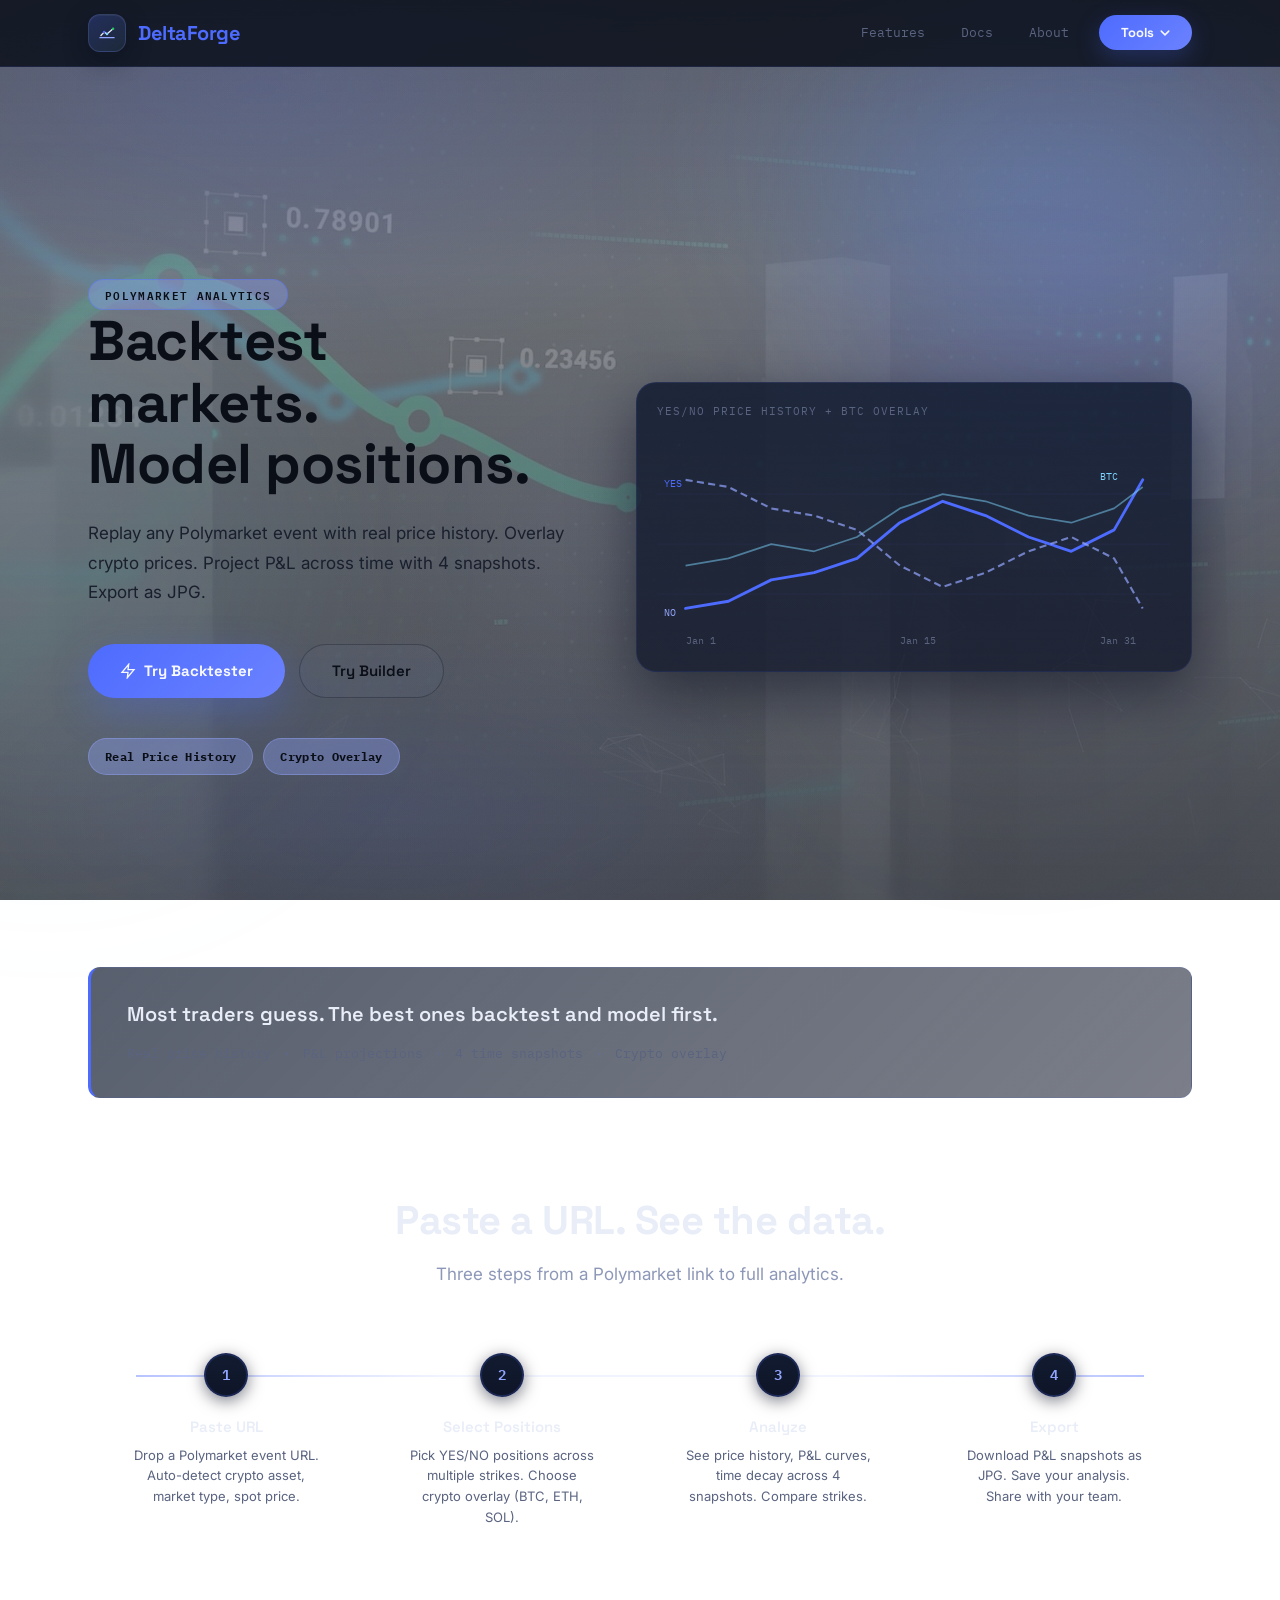
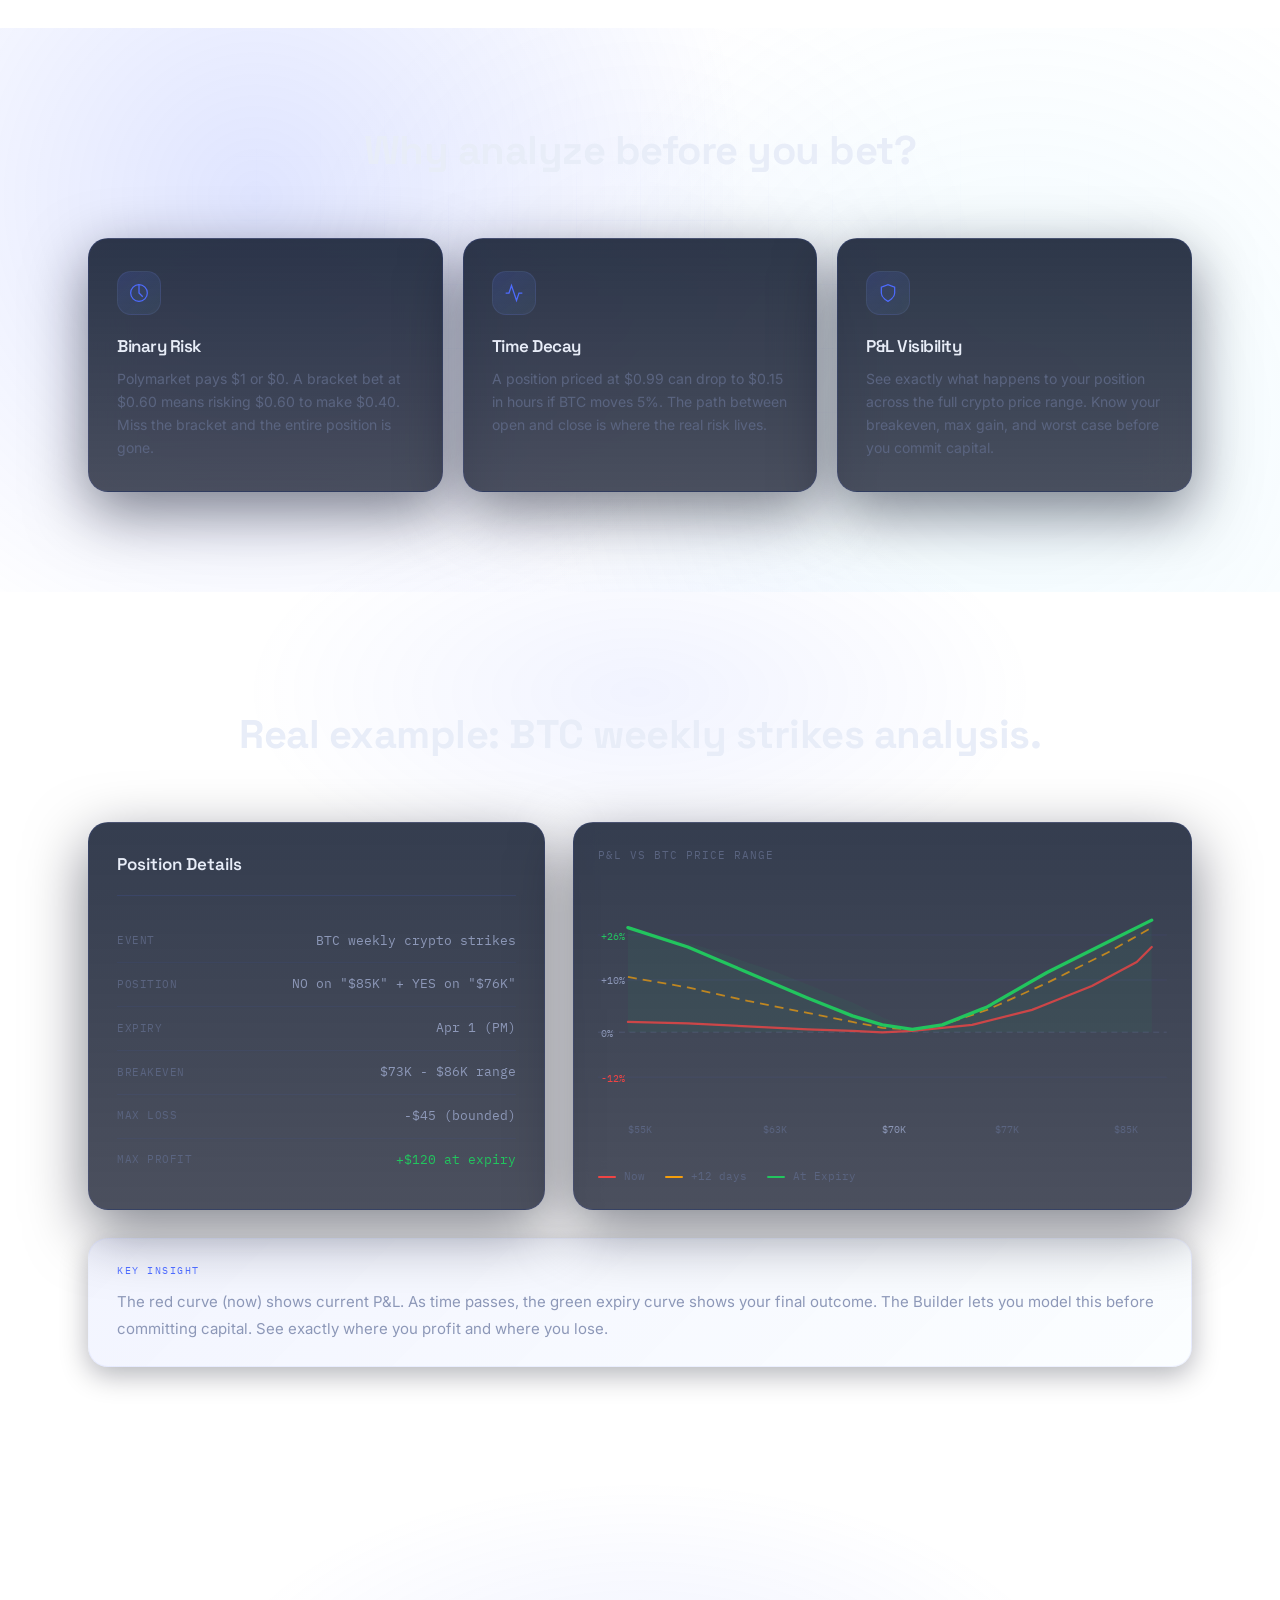
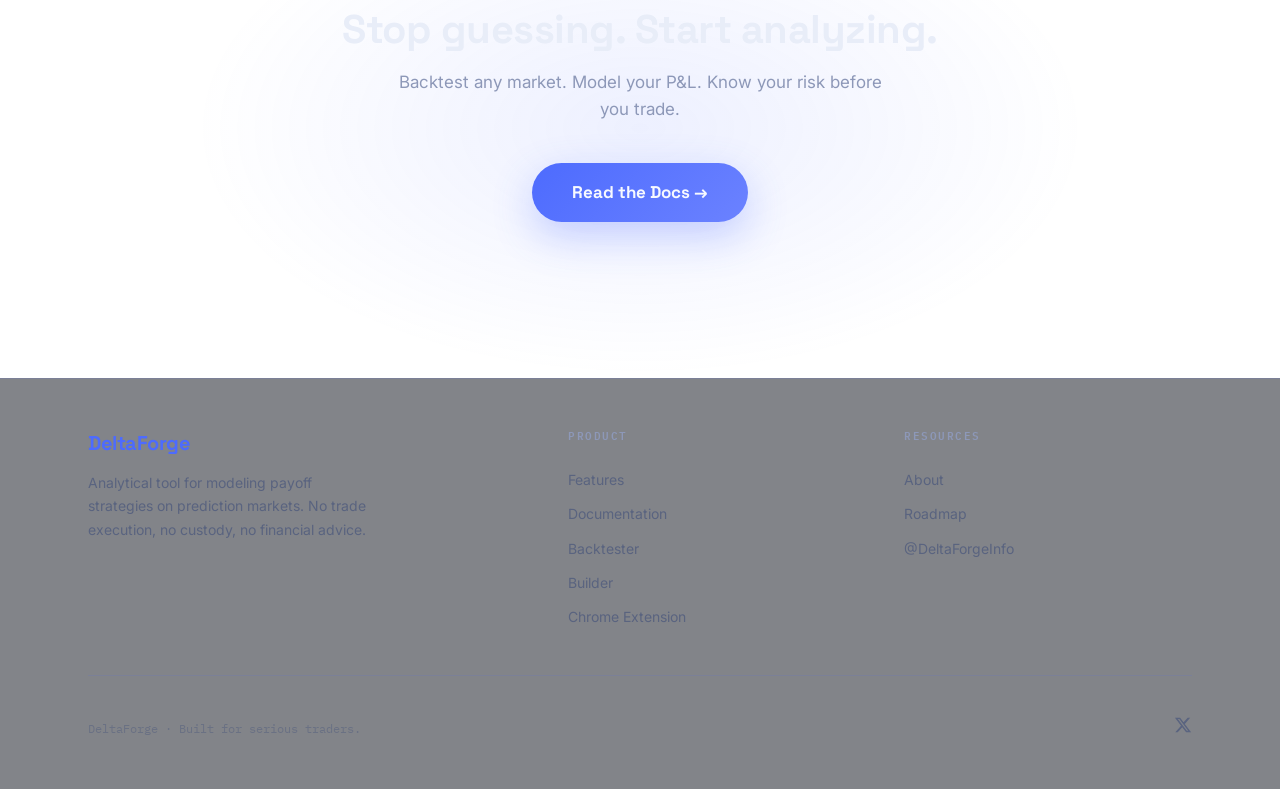
<file: index.html>
<!DOCTYPE html>
<html lang="en">
<head>
  <meta charset="UTF-8">
  <link rel="icon" type="image/png" href="img/favicon.png">
  <meta name="viewport" content="width=device-width, initial-scale=1.0">
  <title>DeltaForge - Polymarket Analytics Platform</title>
  <meta name="description" content="Analyze Polymarket positions with real price history and P&L projections. Free analytical tools for prediction market traders.">
  <meta property="og:title" content="DeltaForge - Polymarket Analytics Platform">
  <meta property="og:description" content="Backtest prediction markets with crypto overlays. Model position P&L across time. Free tools for serious traders.">
  <meta property="og:type" content="website">
  <link rel="preconnect" href="https://fonts.googleapis.com">
  <link href="https://fonts.googleapis.com/css2?family=Space+Grotesk:wght@400;500;600;700;800&family=IBM+Plex+Mono:wght@400;500;600&family=Inter:wght@400;500;600&display=swap" rel="stylesheet">
  <link rel="stylesheet" href="css/style.css">
</head>
<body>

  <!-- ===== FULL-PAGE VIDEO BACKGROUND ===== -->
  <video class="global-video-bg" autoplay muted loop playsinline poster="img/hero-poster.jpg">
    <source src="img/hero-bg.mp4" type="video/mp4">
  </video>
  <div class="global-video-overlay"></div>

  <!-- ===== RICH BACKGROUND LAYERS ===== -->
  <div class="page-bg"></div>
  <div class="noise-overlay"></div>
  <div class="orb orb-1"></div>
  <div class="orb orb-2"></div>
  <div class="orb orb-3"></div>

  <!-- ===== NAV ===== -->
  <nav>
    <div class="nav-inner">
      <div class="nav-left">
        <div class="brand-glyph">
          <svg viewBox="0 0 28 28" fill="none">
            <path d="M4 20.5H24" stroke="#93A6FF" stroke-width="1.5" stroke-linecap="round"/>
            <path d="M5.5 17.5L10 12.75L14 15.25L22.5 8" stroke="#E8EDF8" stroke-width="1.8" stroke-linecap="round" stroke-linejoin="round"/>
            <circle cx="10" cy="12.75" r="1.75" fill="#4D6BFE"/>
            <circle cx="14" cy="15.25" r="1.75" fill="#7DD3FC"/>
            <circle cx="22.5" cy="8" r="1.75" fill="#22C55E"/>
          </svg>
        </div>
        <a href="index.html" class="logo">DeltaForge</a>
      </div>
      <div class="nav-links">
        <a href="features.html" class="nav-link">Features</a>
        <!-- strategies removed -->
        <a href="docs.html" class="nav-link">Docs</a>
        <a href="about.html" class="nav-link">About</a>
        <div class="nav-dropdown">
          <button class="nav-cta nav-dropdown-trigger">Tools <svg viewBox="0 0 12 8" width="10" height="6" fill="none" stroke="currentColor" stroke-width="2" stroke-linecap="round"><path d="M1 1.5L6 6.5L11 1.5"/></svg></button>
          <div class="nav-dropdown-menu">
            <a href="./backtester/">Backtester</a>
            <a href="./builder/">Builder</a>
            <a href="https://chromewebstore.google.com/detail/deltaforge/epbhogajbpkaojpenoieickbelibkclp?hl=en-US&utm_source=ext_sidebar" target="_blank">Chrome Extension</a>
          </div>
        </div>
      </div>
      <button class="nav-toggle" aria-label="Menu">
        <svg viewBox="0 0 24 24"><path d="M3 12h18M3 6h18M3 18h18" stroke-linecap="round"/></svg>
      </button>
    </div>
  </nav>

  <!-- ===== 1. HERO ===== -->
  <section class="hero">
    <div class="container">
      <div class="hero-content">
        <div class="tag-chip">Polymarket Analytics</div>
        <h1>Backtest markets.<br>Model positions.</h1>
        <p class="hero-sub">Replay any Polymarket event with real price history. Overlay crypto prices. Project P&L across time with 4 snapshots. Export as JPG.</p>
        <div class="hero-ctas">
          <a href="./backtester/" class="btn-primary">
            <svg viewBox="0 0 24 24" fill="none" stroke="currentColor" stroke-width="2"><path d="M13 2L3 14h9l-1 8 10-12h-9l1-8z"/></svg>
            Try Backtester
          </a>
          <a href="./builder/" class="btn-secondary">Try Builder</a>
        </div>
        <div class="hero-chips">
          <span class="chip">Real Price History</span>
          <span class="chip">Crypto Overlay</span>
        </div>
      </div>
      <div class="hero-visual">
        <div class="glass-card" style="padding: 20px;">
          <div class="chart-header">
            <span class="chart-title">YES/NO Price History + BTC Overlay</span>
          </div>
          <svg viewBox="0 0 360 150" class="mock-chart">
            <line x1="0" y1="40" x2="360" y2="40" stroke="rgba(77,107,254,0.05)"/>
            <line x1="0" y1="75" x2="360" y2="75" stroke="rgba(77,107,254,0.05)"/>
            <line x1="0" y1="110" x2="360" y2="110" stroke="rgba(77,107,254,0.05)"/>
            <!-- YES line (blue) -->
            <polyline points="20,120 50,115 80,100 110,95 140,85 170,60 200,45 230,55 260,70 290,80 320,65 340,30" fill="none" stroke="#4D6BFE" stroke-width="2" stroke-linejoin="round" stroke-linecap="round"/>
            <!-- NO line (dashed) -->
            <polyline points="20,30 50,35 80,50 110,55 140,65 170,90 200,105 230,95 260,80 290,70 320,85 340,120" fill="none" stroke="#93A6FF" stroke-width="1.5" stroke-dasharray="5 3" stroke-linejoin="round" opacity="0.7"/>
            <!-- BTC overlay (cyan) -->
            <polyline points="20,90 50,85 80,75 110,80 140,70 170,50 200,40 230,45 260,55 290,60 320,50 340,35" fill="none" stroke="#7DD3FC" stroke-width="1.2" stroke-linejoin="round" opacity="0.5"/>
            <text x="5" y="35" fill="#4D6BFE" font-size="7" font-family="IBM Plex Mono">YES</text>
            <text x="5" y="125" fill="#93A6FF" font-size="7" font-family="IBM Plex Mono">NO</text>
            <text x="310" y="30" fill="#7DD3FC" font-size="7" font-family="IBM Plex Mono">BTC</text>
            <text x="20" y="145" fill="#5A6480" font-size="7" font-family="IBM Plex Mono">Jan 1</text>
            <text x="170" y="145" fill="#5A6480" font-size="7" font-family="IBM Plex Mono">Jan 15</text>
            <text x="310" y="145" fill="#5A6480" font-size="7" font-family="IBM Plex Mono">Jan 31</text>
          </svg>
        </div>
      </div>
    </div>
  </section>

  <!-- ===== 2. STATEMENT ===== -->
  <section class="statement-section">
    <div class="statement-inner">
      <div class="statement-card animate-on-scroll">
        <p class="statement">Most traders guess. The best ones backtest and model first.</p>
        <div class="features-inline">
          <span>Real price history</span>
          <span class="dot">&middot;</span>
          <span>P&L projections</span>
          <span class="dot">&middot;</span>
          <span>4 time snapshots</span>
          <span class="dot">&middot;</span>
          <span>Crypto overlay</span>
        </div>
      </div>
    </div>
  </section>

  <!-- ===== 3. HOW IT WORKS (4-step timeline) ===== -->
  <section class="timeline-section" id="how-it-works">
    <div class="container">
      <div class="section-header animate-on-scroll">
        <h2>Paste a URL. See the data.</h2>
        <p>Three steps from a Polymarket link to full analytics.</p>
      </div>
      <div class="timeline animate-on-scroll">
        <div class="timeline-stage">
          <div class="stage-marker">1</div>
          <div>
            <div class="stage-title">Paste URL</div>
            <div class="stage-desc">Drop a Polymarket event URL. Auto-detect crypto asset, market type, spot price.</div>
          </div>
        </div>
        <div class="timeline-stage">
          <div class="stage-marker">2</div>
          <div>
            <div class="stage-title">Select Positions</div>
            <div class="stage-desc">Pick YES/NO positions across multiple strikes. Choose crypto overlay (BTC, ETH, SOL).</div>
          </div>
        </div>
        <div class="timeline-stage">
          <div class="stage-marker">3</div>
          <div>
            <div class="stage-title">Analyze</div>
            <div class="stage-desc">See price history, P&L curves, time decay across 4 snapshots. Compare strikes.</div>
          </div>
        </div>
        <div class="timeline-stage">
          <div class="stage-marker">4</div>
          <div>
            <div class="stage-title">Export</div>
            <div class="stage-desc">Download P&L snapshots as JPG. Save your analysis. Share with your team.</div>
          </div>
        </div>
      </div>
    </div>
  </section>

  <!-- ===== 4. WHY ANALYZE (3 cards) ===== -->
  <section class="why-section">
    <div class="container">
      <div class="section-header animate-on-scroll">
        <h2>Why analyze before you bet?</h2>
      </div>
      <div class="why-grid">
        <div class="why-card animate-on-scroll delay-1">
          <div class="card-icon">
            <svg viewBox="0 0 24 24"><path d="M12 2v10l4.5 4.5"/><circle cx="12" cy="12" r="10"/></svg>
          </div>
          <h3>Binary Risk</h3>
          <p>Polymarket pays $1 or $0. A bracket bet at $0.60 means risking $0.60 to make $0.40. Miss the bracket and the entire position is gone.</p>
        </div>
        <div class="why-card animate-on-scroll delay-2">
          <div class="card-icon">
            <svg viewBox="0 0 24 24"><path d="M2 12h4l3-9 6 18 3-9h4"/></svg>
          </div>
          <h3>Time Decay</h3>
          <p>A position priced at $0.99 can drop to $0.15 in hours if BTC moves 5%. The path between open and close is where the real risk lives.</p>
        </div>
        <div class="why-card animate-on-scroll delay-3">
          <div class="card-icon">
            <svg viewBox="0 0 24 24"><path d="M12 22s8-4 8-10V5l-8-3-8 3v7c0 6 8 10 8 10z"/></svg>
          </div>
          <h3>P&L Visibility</h3>
          <p>See exactly what happens to your position across the full crypto price range. Know your breakeven, max gain, and worst case before you commit capital.</p>
        </div>
      </div>
    </div>
  </section>

  <!-- ===== 5. LIVE EXAMPLE ===== -->
  <section class="example-section section-glow">
    <div class="container">
      <div class="section-header animate-on-scroll">
        <h2>Real example: BTC weekly strikes analysis.</h2>
      </div>
      <div class="example-grid">
        <div class="glass-card example-meta animate-on-scroll delay-1">
          <div class="meta-title">Position Details</div>
          <div class="meta-row">
            <span class="meta-label">Event</span>
            <span class="meta-value">BTC weekly crypto strikes</span>
          </div>
          <div class="meta-row">
            <span class="meta-label">Position</span>
            <span class="meta-value">NO on "$85K" + YES on "$76K"</span>
          </div>
          <div class="meta-row">
            <span class="meta-label">Expiry</span>
            <span class="meta-value">Apr 1 (PM)</span>
          </div>
          <div class="meta-row">
            <span class="meta-label">Breakeven</span>
            <span class="meta-value">$73K - $86K range</span>
          </div>
          <div class="meta-row">
            <span class="meta-label">Max Loss</span>
            <span class="meta-value">-$45 (bounded)</span>
          </div>
          <div class="meta-row">
            <span class="meta-label">Max Profit</span>
            <span class="meta-value positive">+$120 at expiry</span>
          </div>
        </div>
        <div class="glass-card example-chart-wrap animate-on-scroll delay-2">
          <div class="chart-header">
            <span class="chart-title">P&L vs BTC Price Range</span>
          </div>
          <svg viewBox="0 0 380 170" class="mock-chart">
            <!-- Grid -->
            <line x1="0" y1="30" x2="380" y2="30" stroke="rgba(77,107,254,0.05)" stroke-width="1"/>
            <line x1="0" y1="60" x2="380" y2="60" stroke="rgba(77,107,254,0.05)" stroke-width="1"/>
            <line x1="0" y1="95" x2="380" y2="95" stroke="rgba(147,166,255,0.1)" stroke-width="1" stroke-dasharray="4 3"/>
            <line x1="0" y1="125" x2="380" y2="125" stroke="rgba(77,107,254,0.05)" stroke-width="1"/>
            <!-- Y labels -->
            <text x="2" y="33" fill="#22C55E" font-size="7" font-family="IBM Plex Mono">+26%</text>
            <text x="2" y="63" fill="#8D98B8" font-size="7" font-family="IBM Plex Mono">+10%</text>
            <text x="2" y="98" fill="#8D98B8" font-size="7" font-family="IBM Plex Mono">0%</text>
            <text x="2" y="128" fill="#EF4444" font-size="7" font-family="IBM Plex Mono">-12%</text>
            <!-- Profit zone fill -->
            <path d="M20,95 L20,25 L70,38 L120,55 L170,75 L190,85 L210,92 L230,90 L260,78 L300,55 L340,35 L370,20 L370,95 Z" fill="rgba(34,197,94,0.05)"/>
            <!-- Now curve (red) -->
            <polyline points="20,88 60,89 100,91 140,93 170,94 190,95 210,94 250,90 290,80 330,64 360,48 370,38" fill="none" stroke="#EF4444" stroke-width="1.5" stroke-linejoin="round" stroke-linecap="round" opacity="0.8"/>
            <!-- Mid-expiry (yellow dashed) -->
            <polyline points="20,58 60,65 100,74 140,82 170,88 190,92 210,93 230,90 260,80 300,62 340,42 370,25" fill="none" stroke="#F59E0B" stroke-width="1.2" stroke-linejoin="round" stroke-dasharray="6 4" opacity="0.7"/>
            <!-- Expiry (green) -->
            <polyline points="20,25 60,38 100,55 140,72 170,84 190,90 210,93 230,90 260,78 300,55 340,35 370,20" fill="none" stroke="#22C55E" stroke-width="2.2" stroke-linejoin="round" stroke-linecap="round"/>
            <!-- X labels -->
            <text x="20" y="162" fill="#5A6480" font-size="7" font-family="IBM Plex Mono">$55K</text>
            <text x="110" y="162" fill="#5A6480" font-size="7" font-family="IBM Plex Mono">$63K</text>
            <text x="190" y="162" fill="#8D98B8" font-size="7" font-family="IBM Plex Mono">$70K</text>
            <text x="265" y="162" fill="#5A6480" font-size="7" font-family="IBM Plex Mono">$77K</text>
            <text x="345" y="162" fill="#5A6480" font-size="7" font-family="IBM Plex Mono">$85K</text>
          </svg>
          <div class="chart-legend">
            <span class="legend-item"><span class="swatch swatch-now"></span> Now</span>
            <span class="legend-item"><span class="swatch swatch-mid"></span> +12 days</span>
            <span class="legend-item"><span class="swatch swatch-expiry"></span> At Expiry</span>
          </div>
        </div>
      </div>
      <div class="example-insight animate-on-scroll delay-3">
        <div class="insight-label">Key Insight</div>
        <p>The red curve (now) shows current P&L. As time passes, the green expiry curve shows your final outcome. The Builder lets you model this before committing capital. See exactly where you profit and where you lose.</p>
      </div>
    </div>
  </section>

  <!-- ===== 6. FINAL CTA ===== -->
  <section class="final-cta-section">
    <div class="container">
      <h2 class="animate-on-scroll">Stop guessing. Start analyzing.</h2>
      <p class="final-cta-sub animate-on-scroll delay-1">Backtest any market. Model your P&L. Know your risk before you trade.</p>
      <div class="final-cta-buttons animate-on-scroll delay-2">
        <a href="docs.html" class="btn-primary" style="font-size: 17px; padding: 16px 40px;">Read the Docs →</a>
      </div>
    </div>
  </section>

  <!-- ===== 7. FOOTER ===== -->
  <footer>
    <div class="footer-inner">
      <div class="footer-grid">
        <div class="footer-brand-col">
          <a href="index.html" class="logo">DeltaForge</a>
          <p>Analytical tool for modeling payoff strategies on prediction markets. No trade execution, no custody, no financial advice.</p>
        </div>
        <div class="footer-col">
          <h4>Product</h4>
          <a href="features.html">Features</a>
          <a href="docs.html">Documentation</a>
          <a href="./backtester/">Backtester</a>
          <a href="./builder/">Builder</a>
          <a href="https://chromewebstore.google.com/detail/deltaforge/epbhogajbpkaojpenoieickbelibkclp?hl=en-US&utm_source=ext_sidebar" target="_blank">Chrome Extension</a>
        </div>
        <div class="footer-col">
          <h4>Resources</h4>
          <a href="about.html">About</a>
          <a href="about.html#roadmap">Roadmap</a>
          <a href="https://x.com/DeltaForgeInfo" target="_blank">@DeltaForgeInfo</a>
        </div>
      </div>
      <div class="footer-bottom">
        <span class="footer-copy">DeltaForge &middot; Built for serious traders.</span>
        <div class="footer-socials">
          <a href="https://x.com/DeltaForgeInfo" target="_blank" aria-label="Twitter">
            <svg viewBox="0 0 24 24" fill="currentColor"><path d="M18.244 2.25h3.308l-7.227 8.26 8.502 11.24H16.17l-5.214-6.817L4.99 21.75H1.68l7.73-8.835L1.254 2.25H8.08l4.713 6.231zm-1.161 17.52h1.833L7.084 4.126H5.117z"/></svg>
          </a>
        </div>
      </div>
    </div>
  </footer>

  <script src="js/main.js"></script>
</body>
</html>
</file>
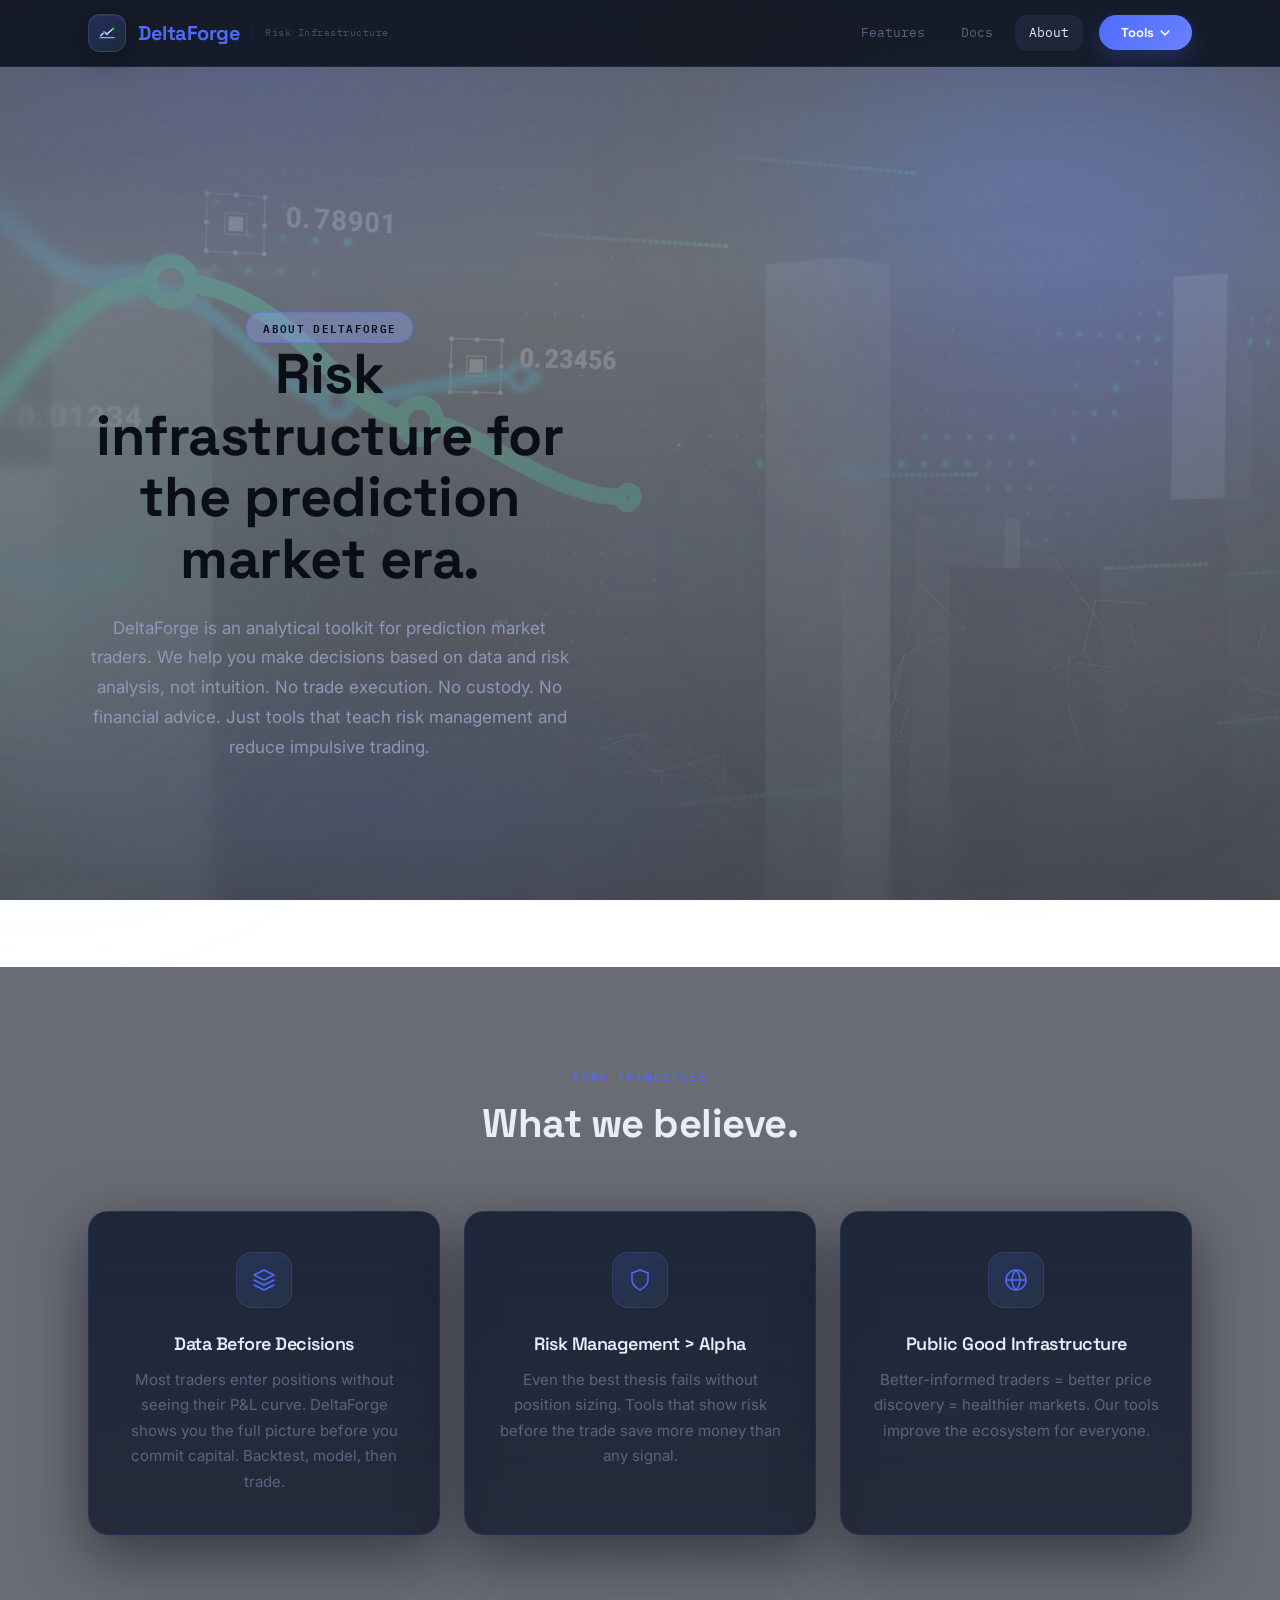
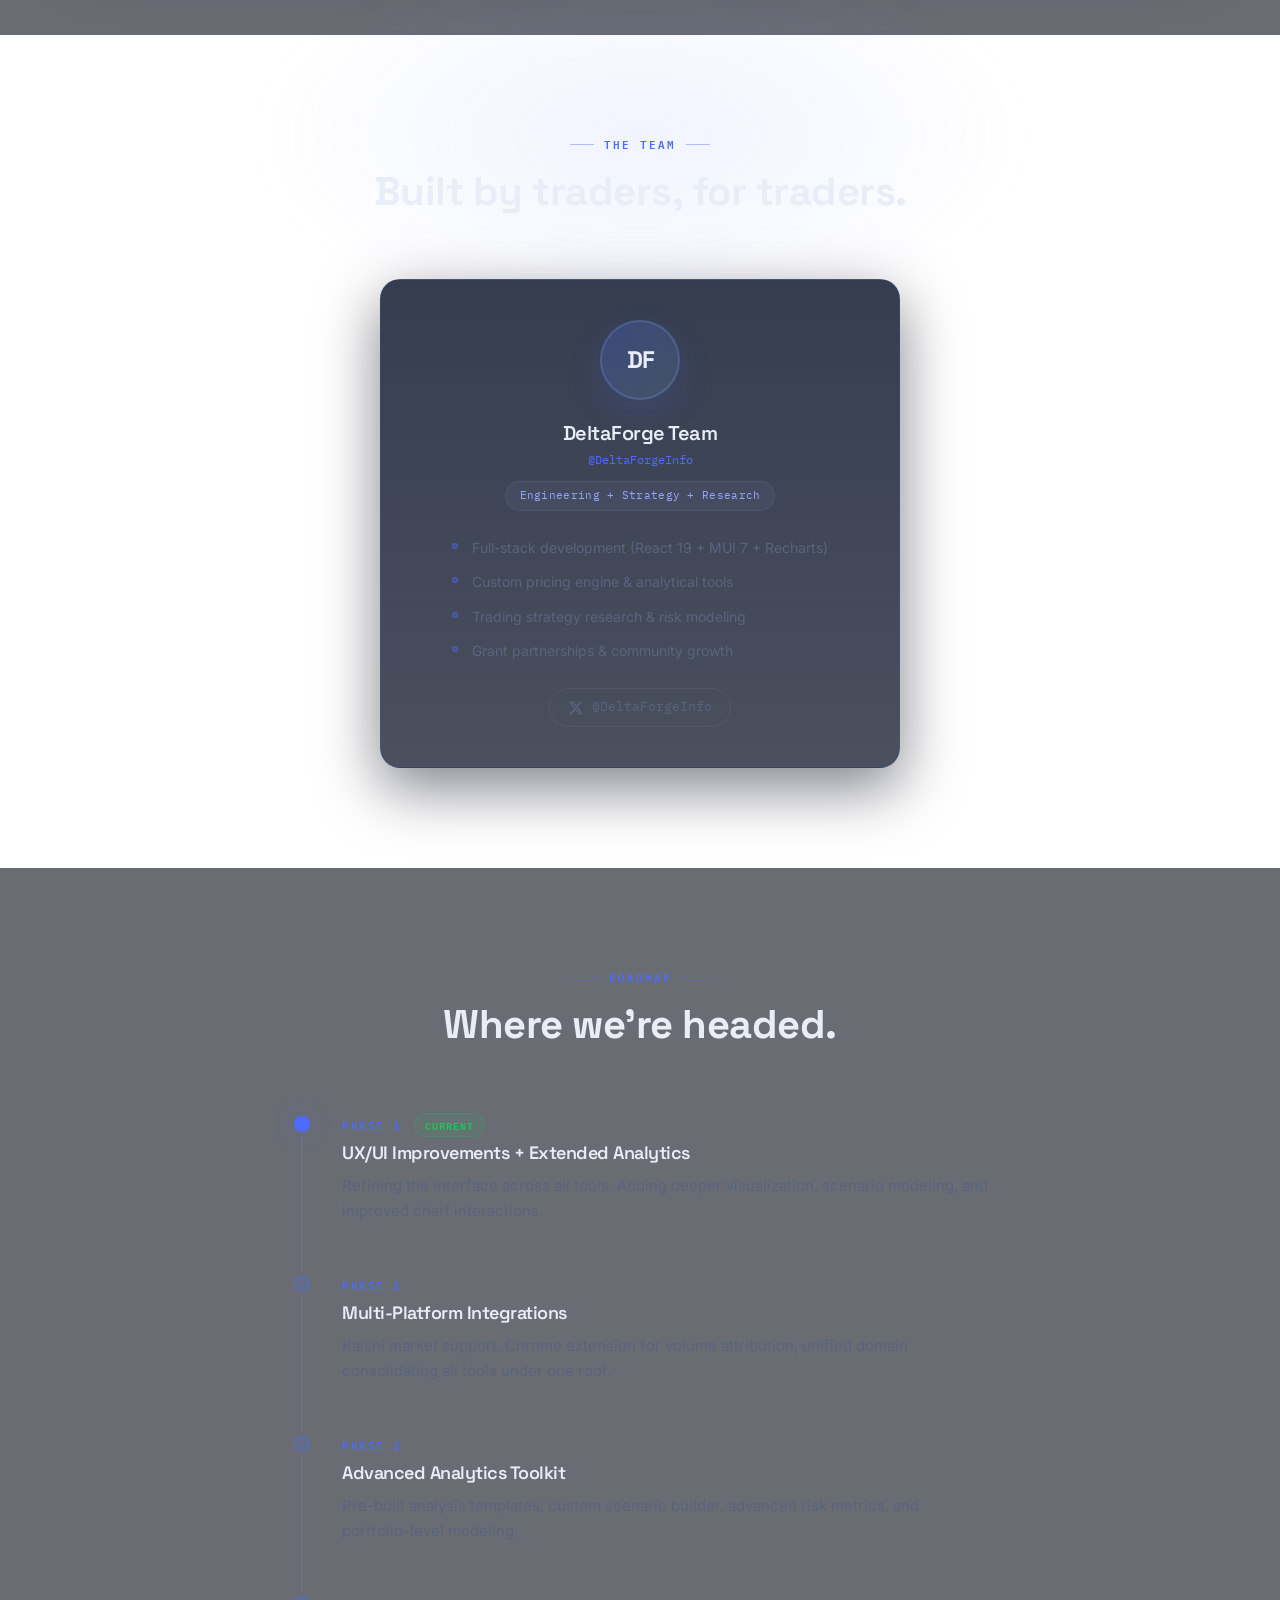
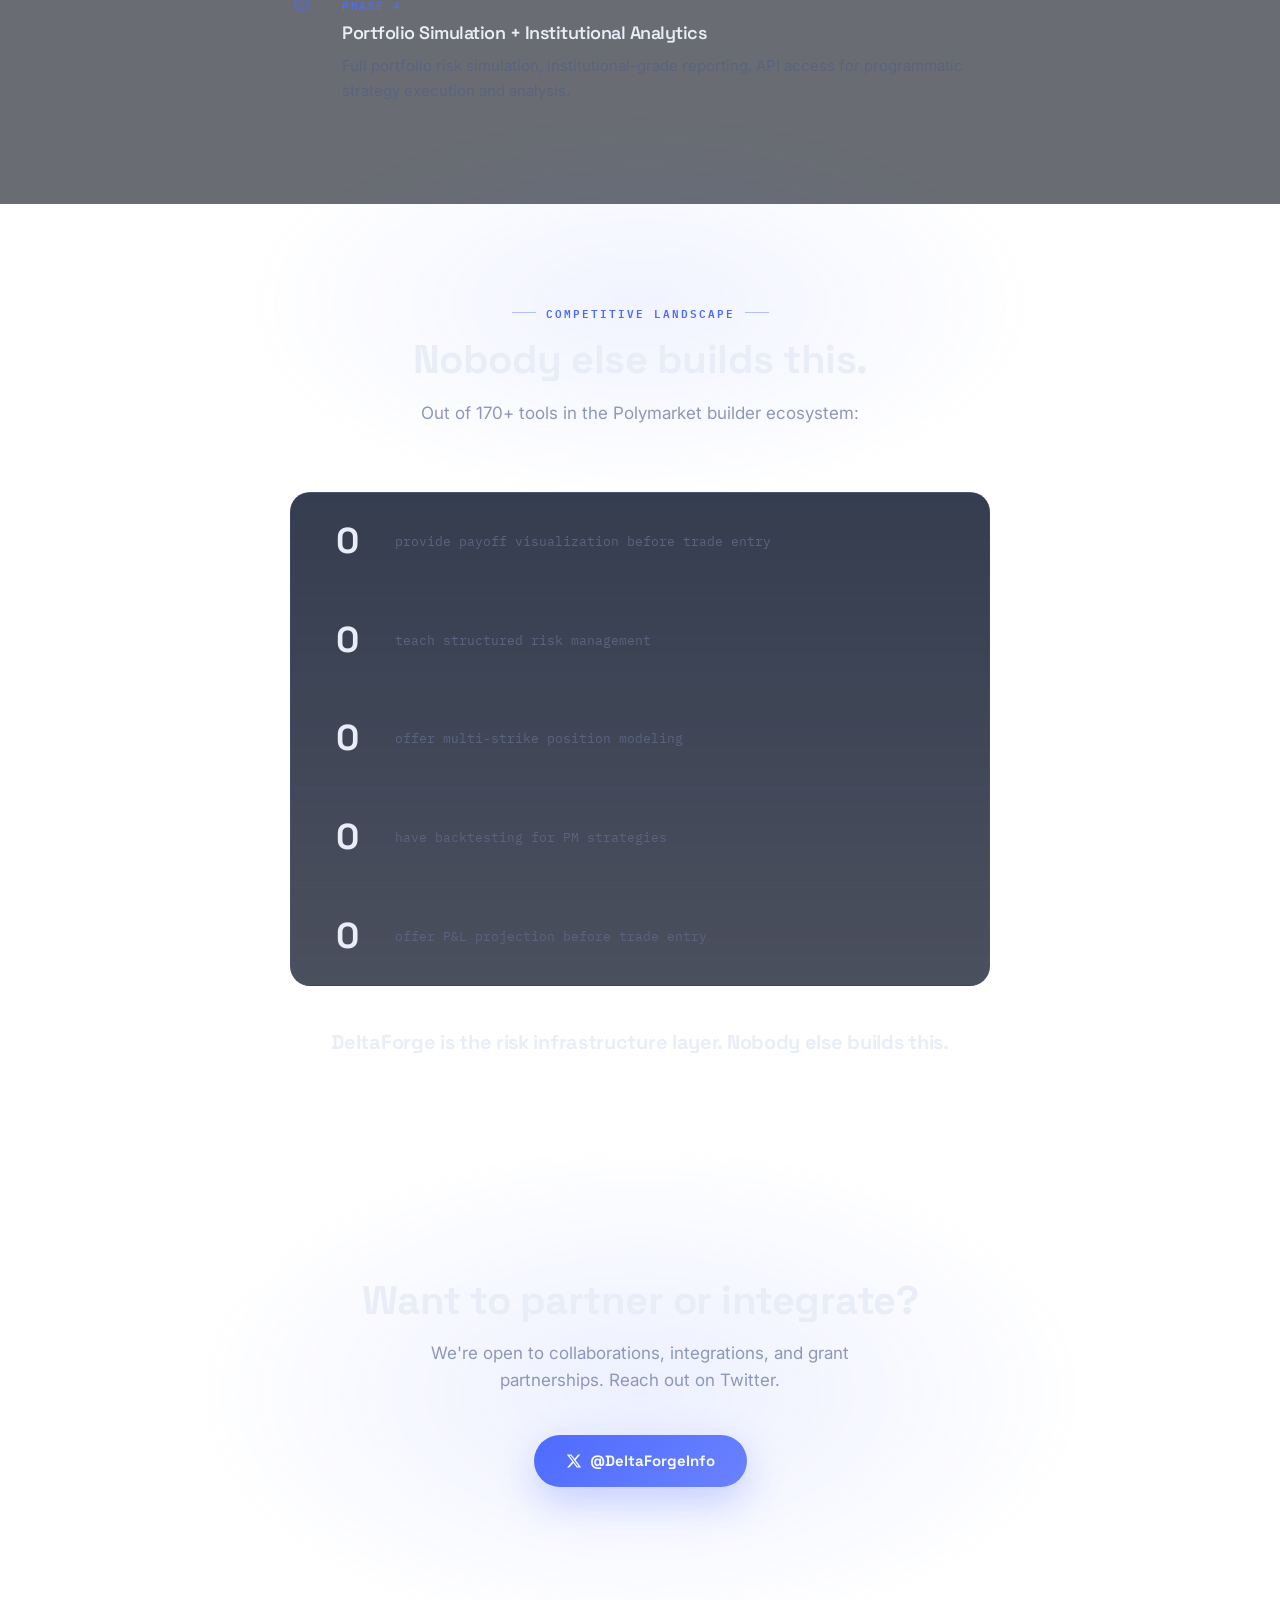
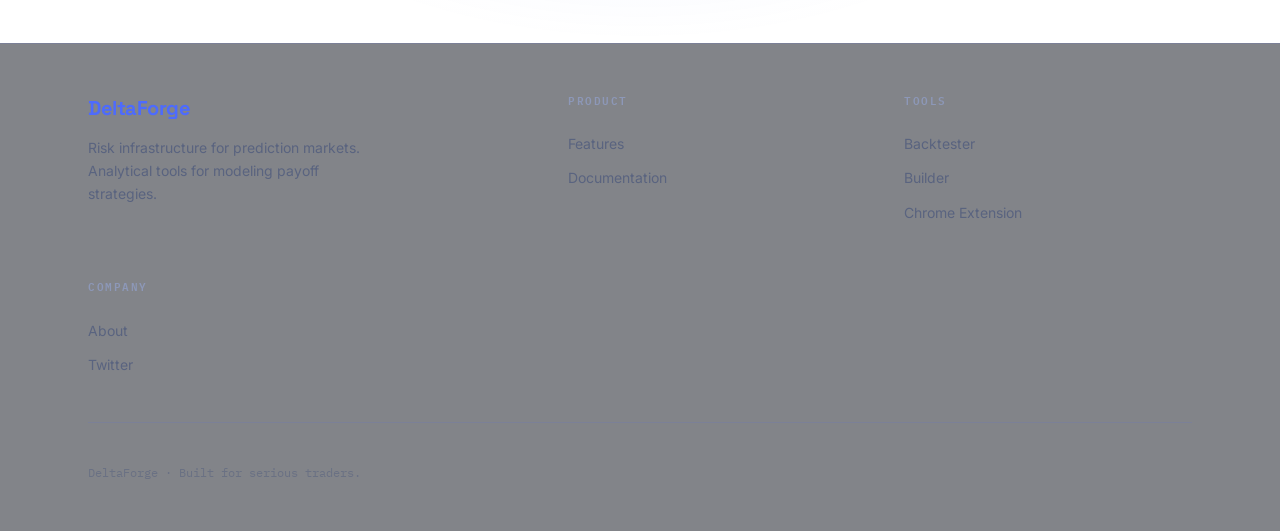
<file: about.html>
<!DOCTYPE html>
<html lang="en">
<head>
  <meta charset="UTF-8">
  <link rel="icon" type="image/png" href="img/favicon.png">
  <meta name="viewport" content="width=device-width, initial-scale=1.0">
  <title>About - DeltaForge</title>
  <meta name="description" content="DeltaForge is an analytical toolkit for prediction market traders. Meet the team, our mission, and roadmap.">
  <link rel="preconnect" href="https://fonts.googleapis.com">
  <link href="https://fonts.googleapis.com/css2?family=Space+Grotesk:wght@400;500;600;700;800&family=IBM+Plex+Mono:wght@400;500;600&family=Inter:wght@400;500;600&display=swap" rel="stylesheet">
  <link rel="stylesheet" href="css/style.css">
</head>
<body>

  <!-- ===== FULL-PAGE VIDEO BACKGROUND ===== -->
  <video class="global-video-bg" autoplay muted loop playsinline poster="img/hero-poster.jpg">
    <source src="img/hero-bg.mp4" type="video/mp4">
  </video>
  <div class="global-video-overlay"></div>

  <div class="page-bg"></div>
  <div class="noise-overlay"></div>
  <div class="orb orb-1"></div>
  <div class="orb orb-2"></div>
  <div class="orb orb-3"></div>

  <!-- NAV -->
  <nav>
    <div class="nav-inner">
      <div class="nav-left">
        <div class="brand-glyph">
          <svg viewBox="0 0 28 28" fill="none"><path d="M4 20.5H24" stroke="#93A6FF" stroke-width="1.5" stroke-linecap="round"/><path d="M5.5 17.5L10 12.75L14 15.25L22.5 8" stroke="#E8EDF8" stroke-width="1.8" stroke-linecap="round" stroke-linejoin="round"/><circle cx="10" cy="12.75" r="1.75" fill="#4D6BFE"/><circle cx="14" cy="15.25" r="1.75" fill="#7DD3FC"/><circle cx="22.5" cy="8" r="1.75" fill="#22C55E"/></svg>
        </div>
        <a href="index.html" class="logo">DeltaForge</a>
        <span class="nav-endorsement">Risk Infrastructure</span>
      </div>
      <div class="nav-links">
        <a href="features.html" class="nav-link">Features</a>
        <!-- strategies removed -->
        <a href="docs.html" class="nav-link">Docs</a>
        <a href="about.html" class="nav-link active">About</a>
        <div class="nav-dropdown">
          <button class="nav-cta nav-dropdown-trigger">Tools <svg viewBox="0 0 12 8" width="10" height="6" fill="none" stroke="currentColor" stroke-width="2" stroke-linecap="round"><path d="M1 1.5L6 6.5L11 1.5"/></svg></button>
          <div class="nav-dropdown-menu">
            <a href="./backtester/">Backtester</a>
            <a href="./builder/">Builder</a>
            <a href="https://chromewebstore.google.com/detail/deltaforge/epbhogajbpkaojpenoieickbelibkclp?hl=en-US&utm_source=ext_sidebar" target="_blank">Chrome Extension</a>
          </div>
        </div>
      </div>
      <button class="nav-toggle" aria-label="Menu">
        <svg viewBox="0 0 24 24"><path d="M3 12h18M3 6h18M3 18h18" stroke="currentColor" stroke-width="2" stroke-linecap="round"/></svg>
      </button>
    </div>
  </nav>

  <!-- MISSION HERO -->
  <section class="hero" style="padding: 100px 0 60px;">
    <div class="container">
      <div class="section-header animate-on-scroll" style="margin-bottom: 0;">
        <div class="tag-chip">About DeltaForge</div>
        <h1 style="max-width: 750px; margin: 0 auto 24px;">Risk infrastructure for the prediction market era.</h1>
        <p style="max-width: 660px; margin: 0 auto; font-size: 17px; color: var(--text-muted); line-height: 1.75;">DeltaForge is an analytical toolkit for prediction market traders. We help you make decisions based on data and risk analysis, not intuition. No trade execution. No custody. No financial advice. Just tools that teach risk management and reduce impulsive trading.</p>
      </div>
    </div>
  </section>

  <!-- WHAT WE BELIEVE -->
  <section class="section-darker" style="padding: 100px 0;">
    <div class="container">
      <div class="section-header animate-on-scroll">
        <div class="section-label">Core Principles</div>
        <h2>What we believe.</h2>
      </div>
      <div class="principles-grid">
        <div class="glass-card glass-card-accent animate-on-scroll delay-1">
          <div class="principle-icon">
            <svg viewBox="0 0 24 24" fill="none" stroke="currentColor" stroke-width="1.5" stroke-linecap="round" stroke-linejoin="round"><path d="M12 2L2 7l10 5 10-5-10-5z"/><path d="M2 17l10 5 10-5"/><path d="M2 12l10 5 10-5"/></svg>
          </div>
          <h3>Data Before Decisions</h3>
          <p>Most traders enter positions without seeing their P&L curve. DeltaForge shows you the full picture before you commit capital. Backtest, model, then trade.</p>
        </div>
        <div class="glass-card glass-card-accent animate-on-scroll delay-2">
          <div class="principle-icon">
            <svg viewBox="0 0 24 24" fill="none" stroke="currentColor" stroke-width="1.5" stroke-linecap="round" stroke-linejoin="round"><path d="M12 22s8-4 8-10V5l-8-3-8 3v7c0 6 8 10 8 10z"/></svg>
          </div>
          <h3>Risk Management > Alpha</h3>
          <p>Even the best thesis fails without position sizing. Tools that show risk before the trade save more money than any signal.</p>
        </div>
        <div class="glass-card glass-card-accent animate-on-scroll delay-3">
          <div class="principle-icon">
            <svg viewBox="0 0 24 24" fill="none" stroke="currentColor" stroke-width="1.5" stroke-linecap="round" stroke-linejoin="round"><circle cx="12" cy="12" r="10"/><path d="M2 12h20"/><path d="M12 2a15.3 15.3 0 0 1 4 10 15.3 15.3 0 0 1-4 10 15.3 15.3 0 0 1-4-10 15.3 15.3 0 0 1 4-10z"/></svg>
          </div>
          <h3>Public Good Infrastructure</h3>
          <p>Better-informed traders = better price discovery = healthier markets. Our tools improve the ecosystem for everyone.</p>
        </div>
      </div>
    </div>
  </section>

  <!-- TEAM -->
  <section class="section-glow" style="padding: 100px 0;">
    <div class="container">
      <div class="section-header animate-on-scroll">
        <div class="section-label">The Team</div>
        <h2>Built by traders, for traders.</h2>
      </div>
      <div class="team-grid" style="grid-template-columns: 1fr; max-width: 520px;">
        <div class="glass-card glass-card-accent team-card animate-on-scroll delay-1">
          <div class="team-avatar">
            <span class="team-initials">DF</span>
          </div>
          <div class="team-info">
            <h3>DeltaForge Team</h3>
            <span class="team-handle">@DeltaForgeInfo</span>
            <span class="team-role">Engineering + Strategy + Research</span>
            <ul class="team-details">
              <li>Full-stack development (React 19 + MUI 7 + Recharts)</li>
              <li>Custom pricing engine &amp; analytical tools</li>
              <li>Trading strategy research &amp; risk modeling</li>
              <li>Grant partnerships &amp; community growth</li>
            </ul>
            <a href="https://x.com/DeltaForgeInfo" class="team-social" target="_blank">
              <svg viewBox="0 0 24 24" fill="currentColor" width="16" height="16"><path d="M18.244 2.25h3.308l-7.227 8.26 8.502 11.24H16.17l-5.214-6.817L4.99 21.75H1.68l7.73-8.835L1.254 2.25H8.08l4.713 6.231zm-1.161 17.52h1.833L7.084 4.126H5.117z"/></svg>
              <span>@DeltaForgeInfo</span>
            </a>
          </div>
        </div>
      </div>
    </div>
  </section>

  <!-- ROADMAP -->
  <section class="section-darker" id="roadmap" style="padding: 100px 0;">
    <div class="container">
      <div class="section-header animate-on-scroll">
        <div class="section-label">Roadmap</div>
        <h2>Where we're headed.</h2>
      </div>
      <div class="roadmap-timeline">
        <div class="roadmap-item roadmap-active animate-on-scroll delay-1">
          <div class="roadmap-marker">
            <div class="roadmap-dot"></div>
            <div class="roadmap-line"></div>
          </div>
          <div class="roadmap-content">
            <span class="roadmap-phase">Phase 1</span>
            <span class="roadmap-status-badge">Current</span>
            <h3>UX/UI Improvements + Extended Analytics</h3>
            <p>Refining the interface across all tools. Adding deeper visualization, scenario modeling, and improved chart interactions.</p>
          </div>
        </div>
        <div class="roadmap-item animate-on-scroll delay-2">
          <div class="roadmap-marker">
            <div class="roadmap-dot"></div>
            <div class="roadmap-line"></div>
          </div>
          <div class="roadmap-content">
            <span class="roadmap-phase">Phase 2</span>
            <h3>Multi-Platform Integrations</h3>
            <p>Kalshi market support, Chrome extension for volume attribution, unified domain consolidating all tools under one roof.</p>
          </div>
        </div>
        <div class="roadmap-item animate-on-scroll delay-3">
          <div class="roadmap-marker">
            <div class="roadmap-dot"></div>
            <div class="roadmap-line"></div>
          </div>
          <div class="roadmap-content">
            <span class="roadmap-phase">Phase 3</span>
            <h3>Advanced Analytics Toolkit</h3>
            <p>Pre-built analysis templates, custom scenario builder, advanced risk metrics, and portfolio-level modeling.</p>
          </div>
        </div>
        <div class="roadmap-item animate-on-scroll delay-4">
          <div class="roadmap-marker">
            <div class="roadmap-dot"></div>
          </div>
          <div class="roadmap-content">
            <span class="roadmap-phase">Phase 4</span>
            <h3>Portfolio Simulation + Institutional Analytics</h3>
            <p>Full portfolio risk simulation, institutional-grade reporting, API access for programmatic strategy execution and analysis.</p>
          </div>
        </div>
      </div>
    </div>
  </section>

  <!-- COMPETITIVE LANDSCAPE -->
  <section class="section-glow" style="padding: 100px 0;">
    <div class="container">
      <div class="section-header animate-on-scroll">
        <div class="section-label">Competitive Landscape</div>
        <h2>Nobody else builds this.</h2>
        <p>Out of 170+ tools in the Polymarket builder ecosystem:</p>
      </div>
      <div class="competitive-stats animate-on-scroll delay-1">
        <div class="comp-stat">
          <span class="comp-number">0</span>
          <span class="comp-label">provide payoff visualization before trade entry</span>
        </div>
        <div class="comp-stat">
          <span class="comp-number">0</span>
          <span class="comp-label">teach structured risk management</span>
        </div>
        <div class="comp-stat">
          <span class="comp-number">0</span>
          <span class="comp-label">offer multi-strike position modeling</span>
        </div>
        <div class="comp-stat">
          <span class="comp-number">0</span>
          <span class="comp-label">have backtesting for PM strategies</span>
        </div>
        <div class="comp-stat">
          <span class="comp-number">0</span>
          <span class="comp-label">offer P&L projection before trade entry</span>
        </div>
      </div>
      <div class="comp-conclusion animate-on-scroll delay-2">
        <p>DeltaForge is the risk infrastructure layer. Nobody else builds this.</p>
      </div>
    </div>
  </section>

  <!-- CTA -->
  <section class="final-cta-section">
    <div class="container">
      <h2 class="animate-on-scroll">Want to partner or integrate?</h2>
      <p class="final-cta-sub animate-on-scroll delay-1">We're open to collaborations, integrations, and grant partnerships. Reach out on Twitter.</p>
      <div class="final-cta-buttons animate-on-scroll delay-2">
        <a href="https://x.com/DeltaForgeInfo" class="btn-primary" target="_blank">
          <svg viewBox="0 0 24 24" fill="currentColor" width="16" height="16"><path d="M18.244 2.25h3.308l-7.227 8.26 8.502 11.24H16.17l-5.214-6.817L4.99 21.75H1.68l7.73-8.835L1.254 2.25H8.08l4.713 6.231zm-1.161 17.52h1.833L7.084 4.126H5.117z"/></svg>
          @DeltaForgeInfo
        </a>
      </div>
    </div>
  </section>

  <!-- FOOTER -->
  <footer>
    <div class="footer-inner">
      <div class="footer-grid">
        <div class="footer-brand-col">
          <a href="index.html" class="logo">DeltaForge</a>
          <p>Risk infrastructure for prediction markets. Analytical tools for modeling payoff strategies.</p>
        </div>
        <div class="footer-col">
          <h4>Product</h4>
          <a href="features.html">Features</a>
          <a href="docs.html">Documentation</a>
        </div>
        <div class="footer-col">
          <h4>Tools</h4>
          <a href="./backtester/">Backtester</a>
          <a href="./builder/">Builder</a>
          <a href="https://chromewebstore.google.com/detail/deltaforge/epbhogajbpkaojpenoieickbelibkclp?hl=en-US&utm_source=ext_sidebar" target="_blank">Chrome Extension</a>
        </div>
        <div class="footer-col">
          <h4>Company</h4>
          <a href="about.html">About</a>
          <a href="https://x.com/DeltaForgeInfo" target="_blank">Twitter</a>
        </div>
      </div>
      <div class="footer-bottom">
        <span class="footer-copy">DeltaForge &middot; Built for serious traders.</span>
      </div>
    </div>
  </footer>

  <script src="js/main.js"></script>

  <!-- Page-specific styles -->
  <style>
    /* PRINCIPLES GRID */
    .principles-grid {
      display: grid;
      grid-template-columns: repeat(3, 1fr);
      gap: 24px;
    }

    .principles-grid .glass-card {
      text-align: center;
      padding: 40px 28px;
    }

    .principle-icon {
      width: 56px;
      height: 56px;
      background: linear-gradient(145deg, rgba(77,107,254,0.16), rgba(125,211,252,0.06));
      border: 1px solid rgba(147,166,255,0.12);
      border-radius: 16px;
      display: flex;
      align-items: center;
      justify-content: center;
      margin: 0 auto 24px;
    }

    .principle-icon svg {
      width: 24px;
      height: 24px;
      stroke: var(--primary);
    }

    .principles-grid h3 {
      margin-bottom: 12px;
      font-size: 18px;
    }

    .principles-grid p {
      font-size: 15px;
      color: var(--text-dim);
      line-height: 1.7;
    }

    /* TEAM GRID */
    .team-grid {
      display: grid;
      grid-template-columns: repeat(2, 1fr);
      gap: 28px;
      max-width: 900px;
      margin: 0 auto;
    }

    .team-card {
      padding: 40px 32px;
      display: flex;
      flex-direction: column;
      align-items: center;
      text-align: center;
    }

    .team-avatar {
      width: 80px;
      height: 80px;
      border-radius: 50%;
      background: linear-gradient(135deg, rgba(77,107,254,0.25), rgba(125,211,252,0.12));
      border: 2px solid rgba(147,166,255,0.2);
      display: flex;
      align-items: center;
      justify-content: center;
      margin-bottom: 20px;
      box-shadow: 0 12px 32px rgba(77,107,254,0.15);
    }

    .team-initials {
      font-family: 'Space Grotesk', sans-serif;
      font-size: 24px;
      font-weight: 800;
      color: var(--text);
      letter-spacing: -1px;
    }

    .team-info h3 {
      margin-bottom: 4px;
      font-size: 20px;
    }

    .team-handle {
      display: block;
      font-family: 'IBM Plex Mono', monospace;
      font-size: 12px;
      color: var(--primary);
      margin-bottom: 12px;
    }

    .team-role {
      display: inline-block;
      font-family: 'IBM Plex Mono', monospace;
      font-size: 11px;
      color: var(--secondary);
      background: rgba(147, 166, 255, 0.06);
      border: 1px solid rgba(147, 166, 255, 0.12);
      padding: 5px 14px;
      border-radius: var(--radius-pill);
      letter-spacing: 0.3px;
      margin-bottom: 20px;
    }

    .team-details {
      list-style: none;
      padding: 0;
      margin-bottom: 20px;
      text-align: left;
      width: 100%;
    }

    .team-details li {
      font-size: 14px;
      color: var(--text-dim);
      padding: 6px 0 6px 20px;
      position: relative;
      line-height: 1.6;
    }

    .team-details li::before {
      content: '';
      position: absolute;
      left: 0;
      top: 12px;
      width: 6px;
      height: 6px;
      border-radius: 50%;
      background: rgba(77,107,254,0.3);
      border: 1px solid rgba(77,107,254,0.5);
    }

    .team-social {
      display: inline-flex;
      align-items: center;
      gap: 8px;
      font-family: 'IBM Plex Mono', monospace;
      font-size: 13px;
      color: var(--text-dim);
      text-decoration: none;
      padding: 8px 18px;
      border: 1px solid rgba(147, 166, 255, 0.1);
      border-radius: var(--radius-pill);
      transition: all 0.2s;
    }

    .team-social:hover {
      color: var(--text-muted);
      border-color: rgba(147, 166, 255, 0.25);
      background: rgba(147, 166, 255, 0.04);
    }

    .team-social svg {
      width: 16px;
      height: 16px;
    }

    /* ROADMAP TIMELINE */
    .roadmap-timeline {
      max-width: 700px;
      margin: 0 auto;
      position: relative;
    }

    .roadmap-item {
      display: flex;
      gap: 28px;
      position: relative;
    }

    .roadmap-marker {
      display: flex;
      flex-direction: column;
      align-items: center;
      flex-shrink: 0;
      width: 24px;
    }

    .roadmap-dot {
      width: 16px;
      height: 16px;
      border-radius: 50%;
      background: rgba(77,107,254,0.15);
      border: 2px solid rgba(77,107,254,0.3);
      flex-shrink: 0;
      position: relative;
      z-index: 1;
      margin-top: 4px;
    }

    .roadmap-active .roadmap-dot {
      background: var(--primary);
      border-color: var(--primary);
      box-shadow: 0 0 20px rgba(77,107,254,0.4);
    }

    .roadmap-line {
      width: 2px;
      flex: 1;
      background: rgba(147, 166, 255, 0.08);
      margin-top: 4px;
    }

    .roadmap-content {
      padding-bottom: 48px;
    }

    .roadmap-item:last-child .roadmap-content {
      padding-bottom: 0;
    }

    .roadmap-phase {
      font-family: 'IBM Plex Mono', monospace;
      font-size: 11px;
      font-weight: 600;
      color: var(--primary);
      text-transform: uppercase;
      letter-spacing: 1.5px;
      display: inline-block;
      margin-bottom: 8px;
    }

    .roadmap-status-badge {
      display: inline-block;
      font-family: 'IBM Plex Mono', monospace;
      font-size: 10px;
      font-weight: 600;
      color: var(--success);
      background: rgba(34, 197, 94, 0.08);
      border: 1px solid rgba(34, 197, 94, 0.2);
      padding: 3px 10px;
      border-radius: var(--radius-pill);
      text-transform: uppercase;
      letter-spacing: 1px;
      margin-left: 8px;
      vertical-align: middle;
    }

    .roadmap-content h3 {
      margin-bottom: 8px;
      font-size: 18px;
    }

    .roadmap-content p {
      font-size: 15px;
      color: var(--text-dim);
      line-height: 1.7;
    }

    /* COMPETITIVE STATS */
    .competitive-stats {
      display: flex;
      flex-direction: column;
      gap: 0;
      max-width: 700px;
      margin: 0 auto;
      background: linear-gradient(180deg, rgba(17,27,48,0.85) 0%, rgba(15,21,40,0.75) 100%);
      border: 1px solid var(--border);
      border-radius: var(--radius-md);
      overflow: hidden;
    }

    .comp-stat {
      display: flex;
      align-items: center;
      gap: 24px;
      padding: 20px 32px;
      border-bottom: 1px solid rgba(77, 107, 254, 0.06);
      transition: background 0.2s;
    }

    .comp-stat:last-child {
      border-bottom: none;
    }

    .comp-stat:hover {
      background: rgba(77, 107, 254, 0.03);
    }

    .comp-number {
      font-family: 'Space Grotesk', sans-serif;
      font-size: 36px;
      font-weight: 800;
      color: var(--text);
      min-width: 48px;
      text-align: center;
      letter-spacing: -1px;
    }

    .comp-label {
      font-family: 'IBM Plex Mono', monospace;
      font-size: 13px;
      color: var(--text-dim);
      line-height: 1.5;
    }

    .comp-conclusion {
      text-align: center;
      margin-top: 40px;
    }

    .comp-conclusion p {
      font-family: 'Space Grotesk', sans-serif;
      font-size: 20px;
      font-weight: 700;
      color: var(--text);
      letter-spacing: -0.3px;
    }

    /* REVENUE GRID */
    .revenue-grid {
      display: grid;
      grid-template-columns: repeat(3, 1fr);
      gap: 24px;
    }

    .revenue-card {
      text-align: center;
      padding: 40px 24px;
    }

    .revenue-icon {
      width: 56px;
      height: 56px;
      background: linear-gradient(145deg, rgba(34,197,94,0.12), rgba(77,107,254,0.06));
      border: 1px solid rgba(34,197,94,0.15);
      border-radius: 16px;
      display: flex;
      align-items: center;
      justify-content: center;
      margin: 0 auto 20px;
    }

    .revenue-icon svg {
      width: 24px;
      height: 24px;
      stroke: var(--success);
    }

    .revenue-card h3 {
      margin-bottom: 10px;
      font-size: 17px;
    }

    .revenue-card p {
      font-size: 14px;
      color: var(--text-dim);
      line-height: 1.7;
    }

    /* CTA BUTTONS SVG */
    .final-cta-buttons .btn-primary svg,
    .final-cta-buttons .btn-secondary svg {
      width: 16px;
      height: 16px;
    }

    /* RESPONSIVE */
    @media (max-width: 900px) {
      .principles-grid {
        grid-template-columns: 1fr;
        gap: 16px;
      }

      .team-grid {
        grid-template-columns: 1fr;
        max-width: 480px;
      }

      .revenue-grid {
        grid-template-columns: 1fr;
        gap: 16px;
      }

      .comp-stat {
        padding: 16px 24px;
      }

      .comp-number {
        font-size: 28px;
      }
    }

    @media (max-width: 768px) {
      .roadmap-content {
        padding-bottom: 32px;
      }

      .comp-stat {
        gap: 16px;
        padding: 14px 20px;
      }

      .comp-number {
        font-size: 24px;
        min-width: 36px;
      }

      .comp-label {
        font-size: 12px;
      }
    }
  </style>
</body>
</html>
</file>
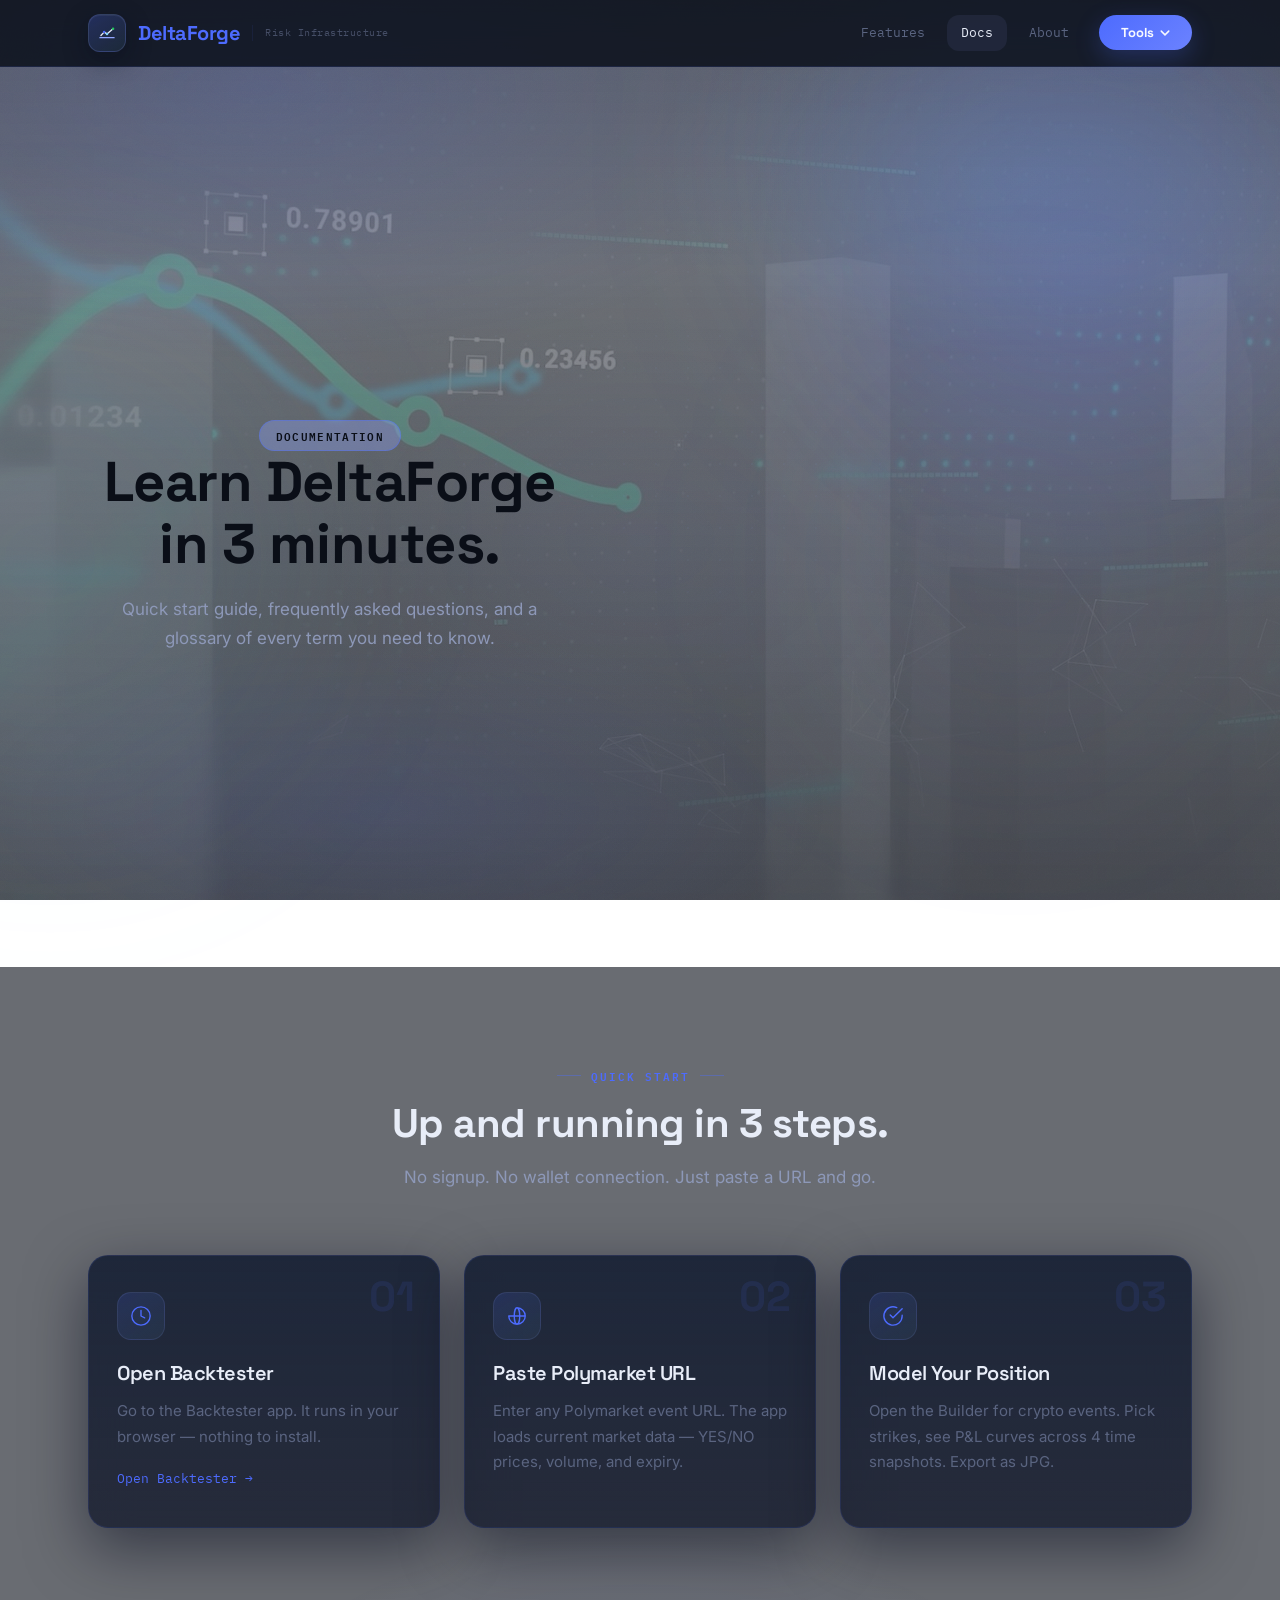
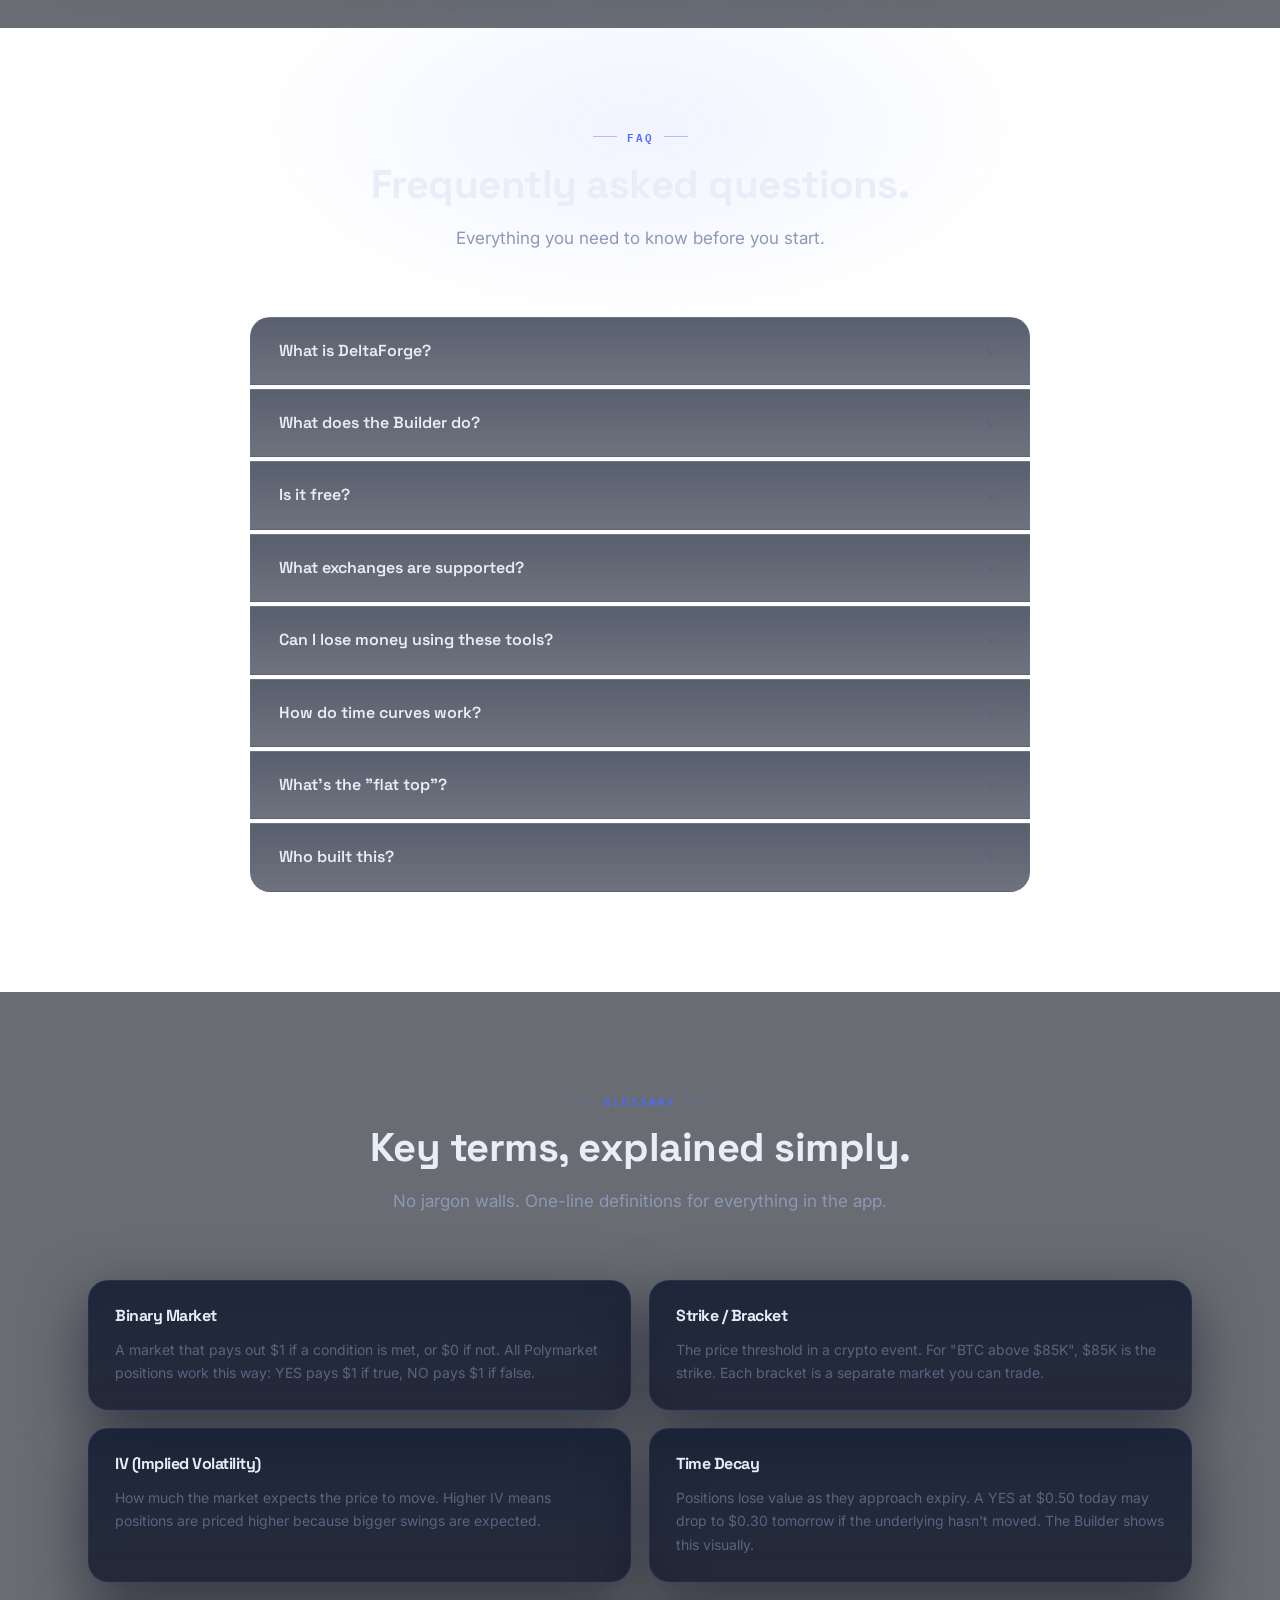
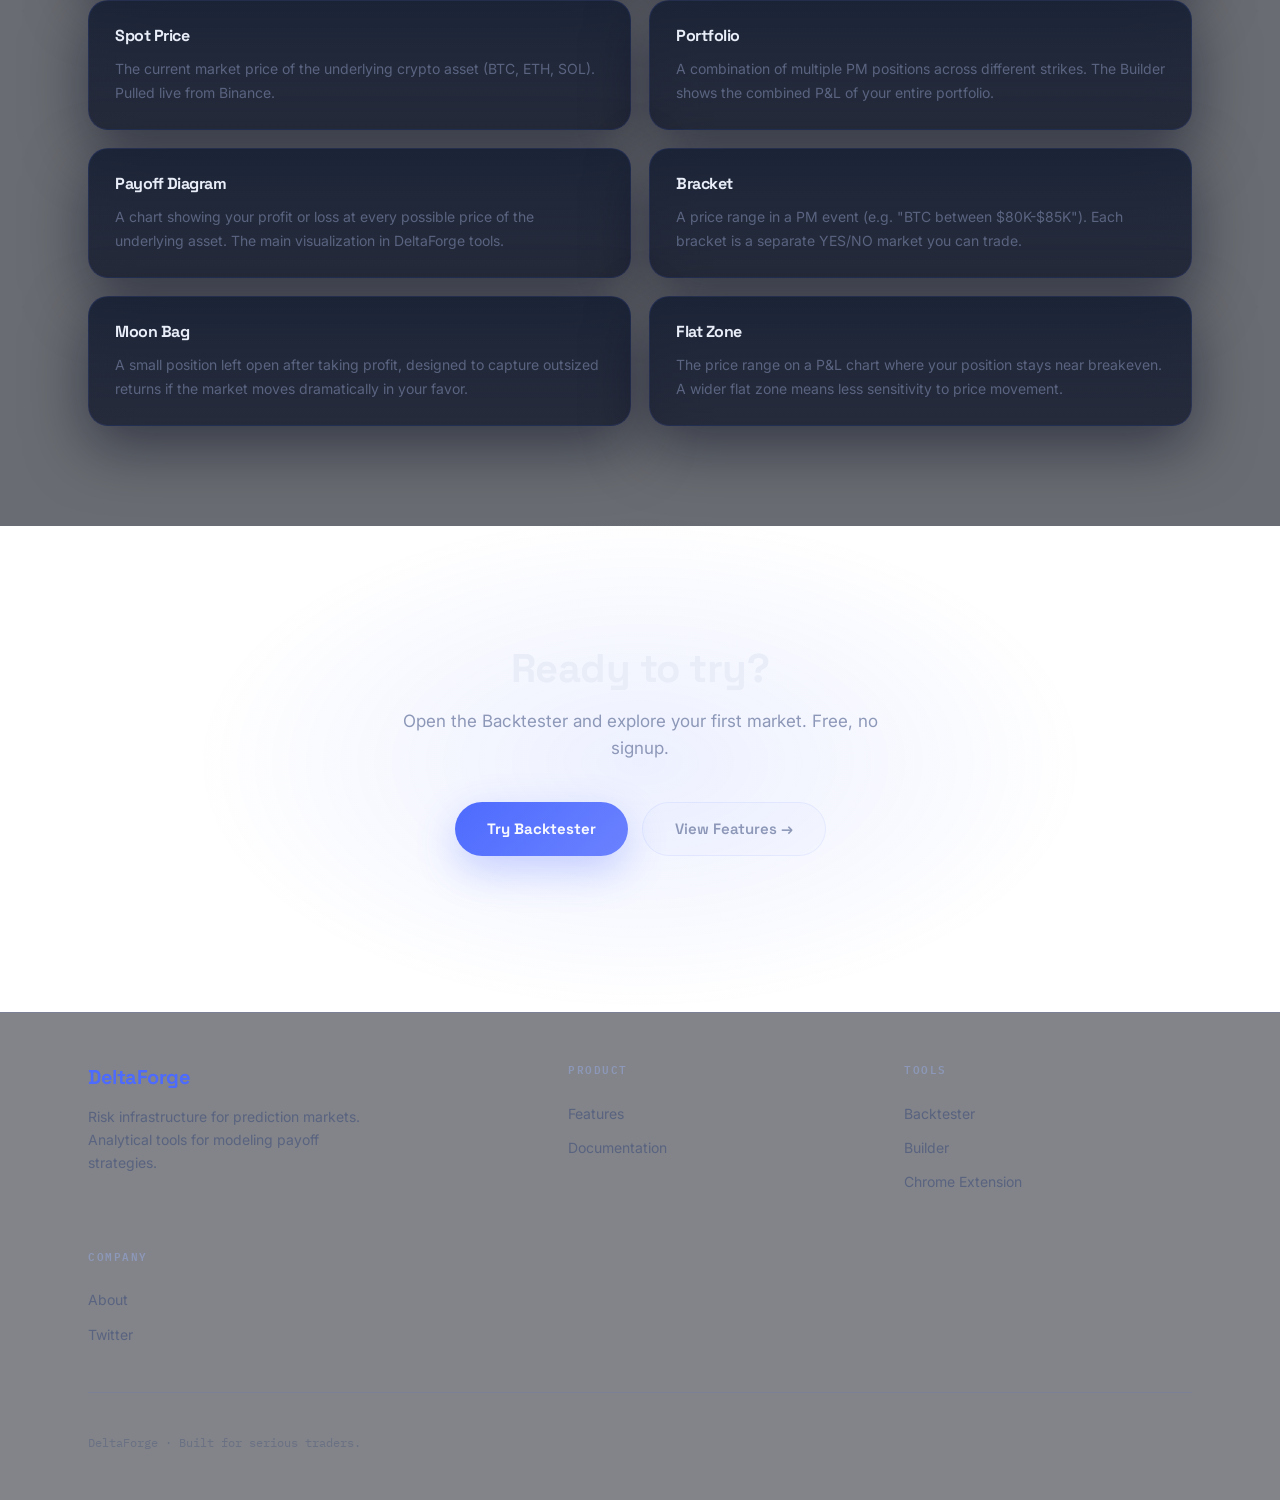
<file: docs.html>
<!DOCTYPE html>
<html lang="en">
<head>
  <meta charset="UTF-8">
  <link rel="icon" type="image/png" href="img/favicon.png">
  <meta name="viewport" content="width=device-width, initial-scale=1.0">
  <title>Documentation - DeltaForge</title>
  <meta name="description" content="Learn DeltaForge in 3 minutes. Quick start guide, FAQ, and glossary for prediction market analytics tools.">
  <link rel="preconnect" href="https://fonts.googleapis.com">
  <link href="https://fonts.googleapis.com/css2?family=Space+Grotesk:wght@400;500;600;700;800&family=IBM+Plex+Mono:wght@400;500;600&family=Inter:wght@400;500;600&display=swap" rel="stylesheet">
  <link rel="stylesheet" href="css/style.css">
</head>
<body>

  <!-- ===== FULL-PAGE VIDEO BACKGROUND ===== -->
  <video class="global-video-bg" autoplay muted loop playsinline poster="img/hero-poster.jpg">
    <source src="img/hero-bg.mp4" type="video/mp4">
  </video>
  <div class="global-video-overlay"></div>

  <div class="page-bg"></div>
  <div class="noise-overlay"></div>
  <div class="orb orb-1"></div>
  <div class="orb orb-2"></div>
  <div class="orb orb-3"></div>

  <!-- NAV -->
  <nav>
    <div class="nav-inner">
      <div class="nav-left">
        <div class="brand-glyph">
          <svg viewBox="0 0 28 28" fill="none"><path d="M4 20.5H24" stroke="#93A6FF" stroke-width="1.5" stroke-linecap="round"/><path d="M5.5 17.5L10 12.75L14 15.25L22.5 8" stroke="#E8EDF8" stroke-width="1.8" stroke-linecap="round" stroke-linejoin="round"/><circle cx="10" cy="12.75" r="1.75" fill="#4D6BFE"/><circle cx="14" cy="15.25" r="1.75" fill="#7DD3FC"/><circle cx="22.5" cy="8" r="1.75" fill="#22C55E"/></svg>
        </div>
        <a href="index.html" class="logo">DeltaForge</a>
        <span class="nav-endorsement">Risk Infrastructure</span>
      </div>
      <div class="nav-links">
        <a href="features.html" class="nav-link">Features</a>
        <!-- strategies removed -->
        <a href="docs.html" class="nav-link active">Docs</a>
        <a href="about.html" class="nav-link">About</a>
        <div class="nav-dropdown">
          <button class="nav-cta nav-dropdown-trigger">Tools <svg viewBox="0 0 12 8" width="10" height="6" fill="none" stroke="currentColor" stroke-width="2" stroke-linecap="round"><path d="M1 1.5L6 6.5L11 1.5"/></svg></button>
          <div class="nav-dropdown-menu">
            <a href="./backtester/">Backtester</a>
            <a href="./builder/">Builder</a>
            <a href="https://chromewebstore.google.com/detail/deltaforge/epbhogajbpkaojpenoieickbelibkclp?hl=en-US&utm_source=ext_sidebar" target="_blank">Chrome Extension</a>
          </div>
        </div>
      </div>
      <button class="nav-toggle" aria-label="Menu">
        <svg viewBox="0 0 24 24"><path d="M3 12h18M3 6h18M3 18h18" stroke="currentColor" stroke-width="2" stroke-linecap="round"/></svg>
      </button>
    </div>
  </nav>

  <!-- PAGE HEADER -->
  <section class="hero" style="padding: 100px 0 60px;">
    <div class="container">
      <div class="section-header animate-on-scroll" style="margin-bottom: 0;">
        <div class="tag-chip">DOCUMENTATION</div>
        <h1 style="max-width: 700px; margin: 0 auto 20px;">Learn DeltaForge in 3 minutes.</h1>
        <p style="max-width: 600px; margin: 0 auto; font-size: 17px; color: var(--text-muted); line-height: 1.75;">Quick start guide, frequently asked questions, and a glossary of every term you need to know.</p>
      </div>
    </div>
  </section>

  <!-- QUICK START GUIDE -->
  <section class="section-darker" style="padding: 100px 0;">
    <div class="container">
      <div class="section-header animate-on-scroll">
        <div class="section-label">Quick Start</div>
        <h2>Up and running in 3 steps.</h2>
        <p>No signup. No wallet connection. Just paste a URL and go.</p>
      </div>
      <div class="quick-start-grid">
        <div class="qs-step glass-card glass-card-accent animate-on-scroll delay-1">
          <div class="qs-icon">
            <svg viewBox="0 0 24 24" fill="none" stroke="currentColor" stroke-width="1.5" stroke-linecap="round" stroke-linejoin="round"><circle cx="12" cy="12" r="10"/><polyline points="12 6 12 12 16 14"/></svg>
          </div>
          <div class="qs-number">01</div>
          <h3>Open Backtester</h3>
          <p>Go to the Backtester app. It runs in your browser &mdash; nothing to install.</p>
          <a href="./backtester/" class="qs-link">Open Backtester &rarr;</a>
        </div>
        <div class="qs-step glass-card glass-card-accent animate-on-scroll delay-2">
          <div class="qs-icon">
            <svg viewBox="0 0 24 24" fill="none" stroke="currentColor" stroke-width="1.5" stroke-linecap="round" stroke-linejoin="round"><path d="M21 12a9 9 0 01-9 9m9-9a9 9 0 00-9-9m9 9H3m9 9a9 9 0 01-9-9m9 9c1.66 0 3-4.03 3-9s-1.34-9-3-9m0 18c-1.66 0-3-4.03-3-9s1.34-9 3-9"/></svg>
          </div>
          <div class="qs-number">02</div>
          <h3>Paste Polymarket URL</h3>
          <p>Enter any Polymarket event URL. The app loads current market data &mdash; YES/NO prices, volume, and expiry.</p>
        </div>
        <div class="qs-step glass-card glass-card-accent animate-on-scroll delay-3">
          <div class="qs-icon">
            <svg viewBox="0 0 24 24" fill="none" stroke="currentColor" stroke-width="1.5" stroke-linecap="round" stroke-linejoin="round"><path d="M22 11.08V12a10 10 0 11-5.93-9.14"/><polyline points="22 4 12 14.01 9 11.01"/></svg>
          </div>
          <div class="qs-number">03</div>
          <h3>Model Your Position</h3>
          <p>Open the Builder for crypto events. Pick strikes, see P&L curves across 4 time snapshots. Export as JPG.</p>
        </div>
      </div>
    </div>
  </section>

  <!-- FAQ -->
  <section class="section-glow" style="padding: 100px 0;">
    <div class="container">
      <div class="section-header animate-on-scroll">
        <div class="section-label">FAQ</div>
        <h2>Frequently asked questions.</h2>
        <p>Everything you need to know before you start.</p>
      </div>
      <div class="faq-list animate-on-scroll delay-1">

        <details class="faq-item">
          <summary class="faq-question">
            <span>What is DeltaForge?</span>
            <svg class="faq-chevron" viewBox="0 0 24 24" fill="none" stroke="currentColor" stroke-width="2" stroke-linecap="round" stroke-linejoin="round"><polyline points="6 9 12 15 18 9"/></svg>
          </summary>
          <div class="faq-answer">
            <p>DeltaForge is a suite of analytical tools for prediction markets. It helps you backtest positions, model P&L scenarios, and analyze risk before trading. No trading, no custody &mdash; just data and visualization.</p>
          </div>
        </details>

        <details class="faq-item">
          <summary class="faq-question">
            <span>What does the Builder do?</span>
            <svg class="faq-chevron" viewBox="0 0 24 24" fill="none" stroke="currentColor" stroke-width="2" stroke-linecap="round" stroke-linejoin="round"><polyline points="6 9 12 15 18 9"/></svg>
          </summary>
          <div class="faq-answer">
            <p>The Builder takes a Polymarket crypto event and lets you pick positions across multiple strikes. It then projects your P&L across the full crypto price range at 4 time snapshots: now, 1/3 to expiry, 2/3, and at expiry.</p>
          </div>
        </details>

        <details class="faq-item">
          <summary class="faq-question">
            <span>Is it free?</span>
            <svg class="faq-chevron" viewBox="0 0 24 24" fill="none" stroke="currentColor" stroke-width="2" stroke-linecap="round" stroke-linejoin="round"><polyline points="6 9 12 15 18 9"/></svg>
          </summary>
          <div class="faq-answer">
            <p>Yes. All tools are completely free. No signup, no credit card, no wallet connection required. Open the app and start analyzing positions.</p>
          </div>
        </details>

        <details class="faq-item">
          <summary class="faq-question">
            <span>What exchanges are supported?</span>
            <svg class="faq-chevron" viewBox="0 0 24 24" fill="none" stroke="currentColor" stroke-width="2" stroke-linecap="round" stroke-linejoin="round"><polyline points="6 9 12 15 18 9"/></svg>
          </summary>
          <div class="faq-answer">
            <p>Polymarket for prediction market positions (YES/NO pricing and history) and Binance for crypto spot prices (BTC, ETH, SOL, XRP). All data is pulled live.</p>
          </div>
        </details>

        <details class="faq-item">
          <summary class="faq-question">
            <span>Can I lose money using these tools?</span>
            <svg class="faq-chevron" viewBox="0 0 24 24" fill="none" stroke="currentColor" stroke-width="2" stroke-linecap="round" stroke-linejoin="round"><polyline points="6 9 12 15 18 9"/></svg>
          </summary>
          <div class="faq-answer">
            <p>The tools help you analyze and understand risk &mdash; they don't eliminate it. You still execute trades manually on Polymarket. This is NOT a money button. Use the tools to model scenarios before you commit capital.</p>
          </div>
        </details>

        <details class="faq-item">
          <summary class="faq-question">
            <span>How do time curves work?</span>
            <svg class="faq-chevron" viewBox="0 0 24 24" fill="none" stroke="currentColor" stroke-width="2" stroke-linecap="round" stroke-linejoin="round"><polyline points="6 9 12 15 18 9"/></svg>
          </summary>
          <div class="faq-answer">
            <p>The P&L chart shows 4 lines: Now, 1/3 to expiry, 2/3, and At Expiry. As time passes, positions change value. The curves show how your P&L evolves across the crypto price range at each point in time.</p>
          </div>
        </details>

        <details class="faq-item">
          <summary class="faq-question">
            <span>What's the "flat top"?</span>
            <svg class="faq-chevron" viewBox="0 0 24 24" fill="none" stroke="currentColor" stroke-width="2" stroke-linecap="round" stroke-linejoin="round"><polyline points="6 9 12 15 18 9"/></svg>
          </summary>
          <div class="faq-answer">
            <p>The flat zone is the price range on the P&L chart where your position stays near breakeven. A wider flat zone means the underlying crypto can move within that range without significant impact on your position.</p>
          </div>
        </details>

        <details class="faq-item">
          <summary class="faq-question">
            <span>Who built this?</span>
            <svg class="faq-chevron" viewBox="0 0 24 24" fill="none" stroke="currentColor" stroke-width="2" stroke-linecap="round" stroke-linejoin="round"><polyline points="6 9 12 15 18 9"/></svg>
          </summary>
          <div class="faq-answer">
            <p>DeltaForge is built by a team of prediction market traders and developers. Built for traders who take risk seriously.</p>
          </div>
        </details>

      </div>
    </div>
  </section>

  <!-- GLOSSARY -->
  <section class="section-darker" style="padding: 100px 0;">
    <div class="container">
      <div class="section-header animate-on-scroll">
        <div class="section-label">Glossary</div>
        <h2>Key terms, explained simply.</h2>
        <p>No jargon walls. One-line definitions for everything in the app.</p>
      </div>
      <div class="glossary-grid animate-on-scroll delay-1">

        <div class="glossary-card glass-card">
          <h4>Binary Market</h4>
          <p>A market that pays out $1 if a condition is met, or $0 if not. All Polymarket positions work this way: YES pays $1 if true, NO pays $1 if false.</p>
        </div>

        <div class="glossary-card glass-card">
          <h4>Strike / Bracket</h4>
          <p>The price threshold in a crypto event. For "BTC above $85K", $85K is the strike. Each bracket is a separate market you can trade.</p>
        </div>

        <div class="glossary-card glass-card">
          <h4>IV (Implied Volatility)</h4>
          <p>How much the market expects the price to move. Higher IV means positions are priced higher because bigger swings are expected.</p>
        </div>

        <div class="glossary-card glass-card">
          <h4>Time Decay</h4>
          <p>Positions lose value as they approach expiry. A YES at $0.50 today may drop to $0.30 tomorrow if the underlying hasn't moved. The Builder shows this visually.</p>
        </div>

        <div class="glossary-card glass-card">
          <h4>Spot Price</h4>
          <p>The current market price of the underlying crypto asset (BTC, ETH, SOL). Pulled live from Binance.</p>
        </div>

        <div class="glossary-card glass-card">
          <h4>Portfolio</h4>
          <p>A combination of multiple PM positions across different strikes. The Builder shows the combined P&L of your entire portfolio.</p>
        </div>

        <div class="glossary-card glass-card">
          <h4>Payoff Diagram</h4>
          <p>A chart showing your profit or loss at every possible price of the underlying asset. The main visualization in DeltaForge tools.</p>
        </div>

        <div class="glossary-card glass-card">
          <h4>Bracket</h4>
          <p>A price range in a PM event (e.g. "BTC between $80K-$85K"). Each bracket is a separate YES/NO market you can trade.</p>
        </div>

        <div class="glossary-card glass-card">
          <h4>Moon Bag</h4>
          <p>A small position left open after taking profit, designed to capture outsized returns if the market moves dramatically in your favor.</p>
        </div>

        <div class="glossary-card glass-card">
          <h4>Flat Zone</h4>
          <p>The price range on a P&L chart where your position stays near breakeven. A wider flat zone means less sensitivity to price movement.</p>
        </div>

      </div>
    </div>
  </section>

  <!-- FINAL CTA -->
  <section class="final-cta-section">
    <div class="container">
      <h2 class="animate-on-scroll">Ready to try?</h2>
      <p class="final-cta-sub animate-on-scroll delay-1">Open the Backtester and explore your first market. Free, no signup.</p>
      <div class="final-cta-buttons animate-on-scroll delay-2">
        <a href="./backtester/" class="btn-primary">Try Backtester</a>
        <a href="features.html" class="btn-secondary">View Features &rarr;</a>
      </div>
    </div>
  </section>

  <!-- FOOTER -->
  <footer>
    <div class="footer-inner">
      <div class="footer-grid">
        <div class="footer-brand-col">
          <a href="index.html" class="logo">DeltaForge</a>
          <p>Risk infrastructure for prediction markets. Analytical tools for modeling payoff strategies.</p>
        </div>
        <div class="footer-col">
          <h4>Product</h4>
          <a href="features.html">Features</a>
          <a href="docs.html">Documentation</a>
        </div>
        <div class="footer-col">
          <h4>Tools</h4>
          <a href="./backtester/">Backtester</a>
          <a href="./builder/">Builder</a>
          <a href="https://chromewebstore.google.com/detail/deltaforge/epbhogajbpkaojpenoieickbelibkclp?hl=en-US&utm_source=ext_sidebar" target="_blank">Chrome Extension</a>
        </div>
        <div class="footer-col">
          <h4>Company</h4>
          <a href="about.html">About</a>
          <a href="https://x.com/DeltaForgeInfo" target="_blank">Twitter</a>
        </div>
      </div>
      <div class="footer-bottom">
        <span class="footer-copy">DeltaForge &middot; Built for serious traders.</span>
      </div>
    </div>
  </footer>

  <script src="js/main.js"></script>

  <!-- Page-specific styles -->
  <style>
    /* ============================================
       QUICK START GRID
       ============================================ */
    .quick-start-grid {
      display: grid;
      grid-template-columns: repeat(3, 1fr);
      gap: 24px;
    }

    .qs-step {
      padding: 36px 28px;
      position: relative;
      text-align: left;
    }

    .qs-icon {
      width: 48px;
      height: 48px;
      background: linear-gradient(145deg, rgba(77,107,254,0.16), rgba(125,211,252,0.06));
      border: 1px solid rgba(147,166,255,0.12);
      border-radius: 14px;
      display: flex;
      align-items: center;
      justify-content: center;
      margin-bottom: 20px;
    }

    .qs-icon svg {
      width: 22px;
      height: 22px;
      stroke: var(--primary);
    }

    .qs-number {
      font-family: 'Space Grotesk', sans-serif;
      font-size: 42px;
      font-weight: 800;
      color: var(--primary);
      opacity: 0.1;
      position: absolute;
      top: 20px;
      right: 24px;
      line-height: 1;
    }

    .qs-step h3 {
      margin-bottom: 12px;
    }

    .qs-step p {
      font-size: 15px;
      color: var(--text-dim);
      line-height: 1.7;
      margin-bottom: 16px;
    }

    .qs-link {
      font-family: 'IBM Plex Mono', monospace;
      font-size: 13px;
      color: var(--primary);
      text-decoration: none;
      transition: color 0.2s;
    }

    .qs-link:hover {
      color: var(--primary-hover);
    }

    /* ============================================
       FAQ ACCORDION
       ============================================ */
    .faq-list {
      max-width: 780px;
      margin: 0 auto;
      display: flex;
      flex-direction: column;
      gap: 4px;
    }

    .faq-item {
      background: linear-gradient(180deg, rgba(17,27,48,0.7) 0%, rgba(15,21,40,0.6) 100%);
      border: 1px solid rgba(147, 166, 255, 0.06);
      transition: border-color 0.3s, background 0.3s;
    }

    .faq-item:first-child {
      border-radius: var(--radius-md) var(--radius-md) 0 0;
    }

    .faq-item:last-child {
      border-radius: 0 0 var(--radius-md) var(--radius-md);
    }

    .faq-item[open] {
      border-color: rgba(147, 166, 255, 0.15);
      background: linear-gradient(180deg, rgba(17,27,48,0.9) 0%, rgba(15,21,40,0.8) 100%);
    }

    .faq-question {
      display: flex;
      justify-content: space-between;
      align-items: center;
      padding: 22px 28px;
      cursor: pointer;
      list-style: none;
      user-select: none;
    }

    .faq-question::-webkit-details-marker {
      display: none;
    }

    .faq-question span {
      font-family: 'Space Grotesk', sans-serif;
      font-size: 16px;
      font-weight: 600;
      color: var(--text);
      line-height: 1.4;
    }

    .faq-chevron {
      width: 20px;
      height: 20px;
      stroke: var(--text-dim);
      flex-shrink: 0;
      transition: transform 0.3s;
    }

    .faq-item[open] .faq-chevron {
      transform: rotate(180deg);
    }

    .faq-answer {
      padding: 0 28px 24px;
    }

    .faq-answer p {
      font-size: 15px;
      color: var(--text-muted);
      line-height: 1.75;
    }

    /* ============================================
       GLOSSARY GRID
       ============================================ */
    .glossary-grid {
      display: grid;
      grid-template-columns: repeat(2, 1fr);
      gap: 18px;
    }

    .glossary-card {
      padding: 24px 26px;
    }

    .glossary-card h4 {
      font-family: 'Space Grotesk', sans-serif;
      font-size: 16px;
      font-weight: 700;
      color: var(--text);
      margin-bottom: 10px;
    }

    .glossary-card p {
      font-size: 14px;
      color: var(--text-dim);
      line-height: 1.7;
    }

    /* ============================================
       RESPONSIVE
       ============================================ */
    @media (max-width: 900px) {
      .quick-start-grid {
        grid-template-columns: 1fr;
        gap: 16px;
      }

      .glossary-grid {
        grid-template-columns: 1fr;
      }
    }

    @media (max-width: 768px) {
      .faq-question {
        padding: 18px 20px;
      }

      .faq-answer {
        padding: 0 20px 20px;
      }

      .faq-question span {
        font-size: 15px;
      }
    }
  </style>
</body>
</html>
</file>
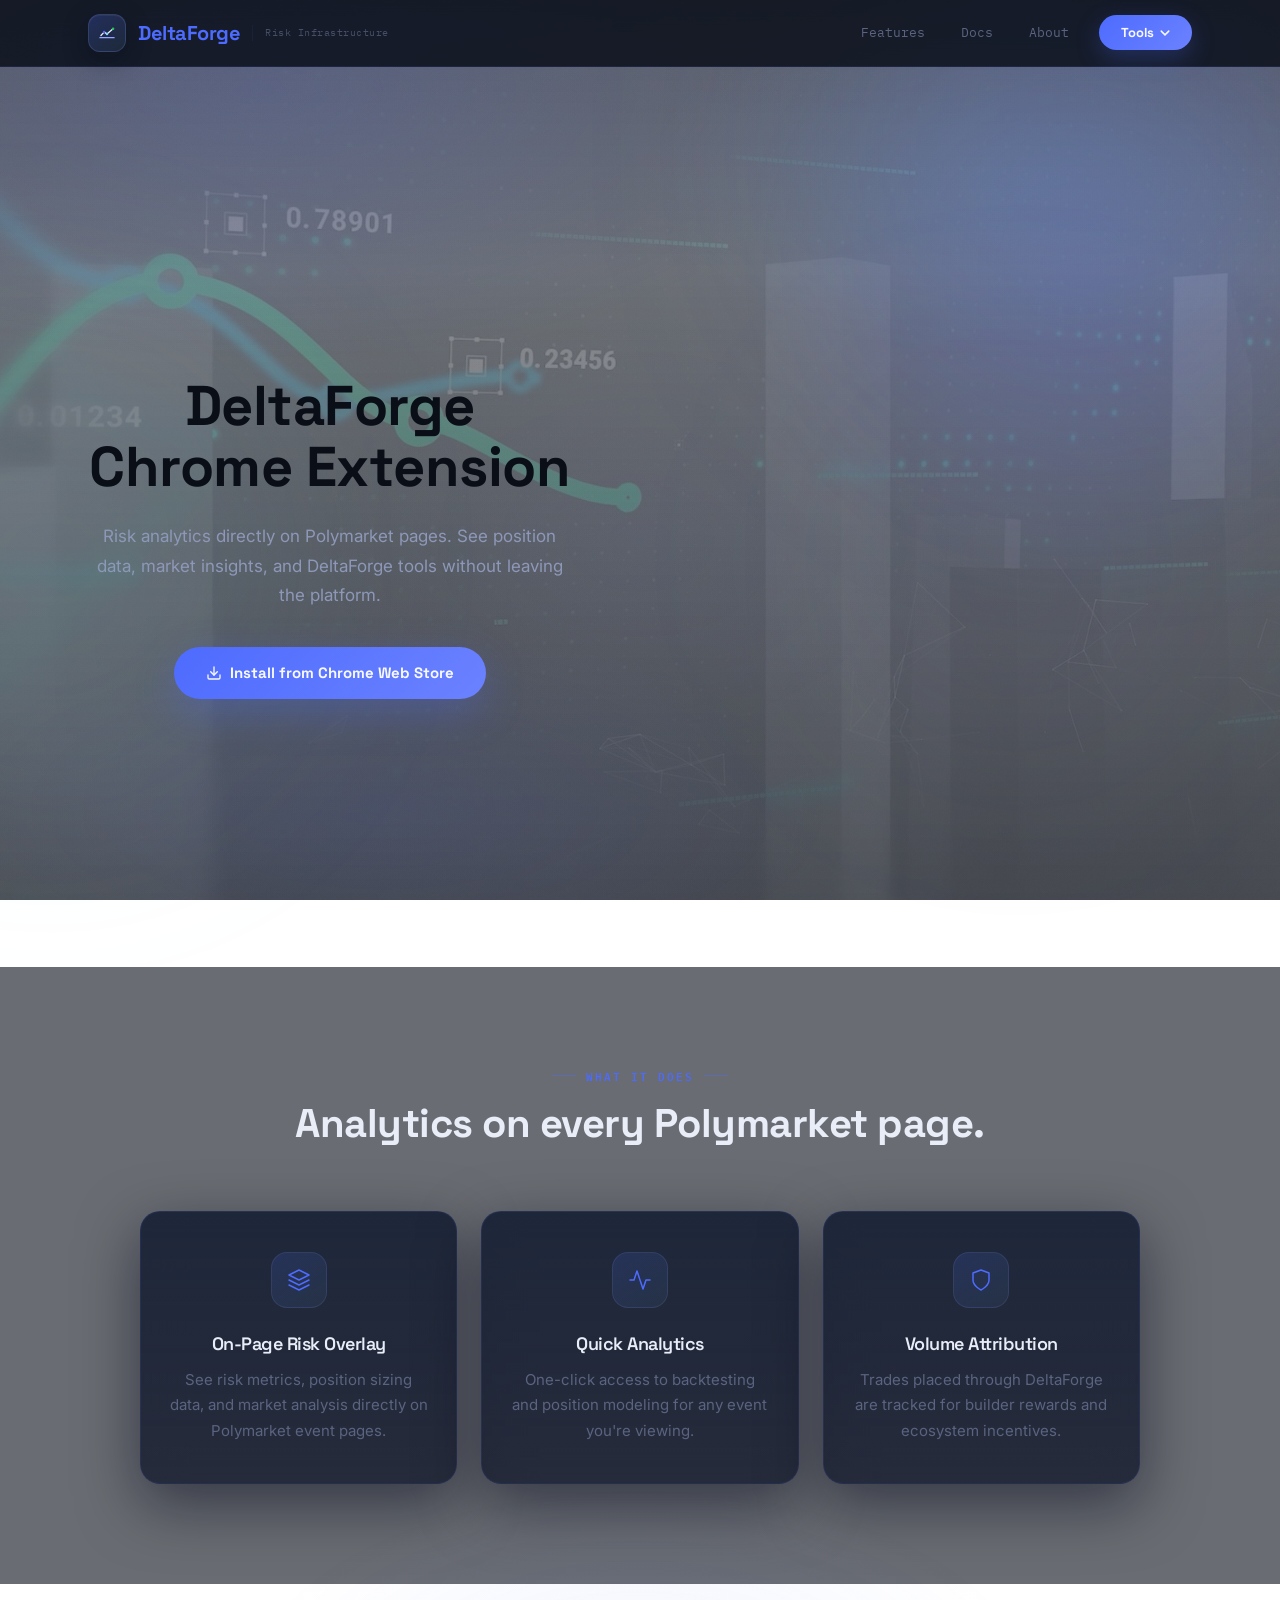
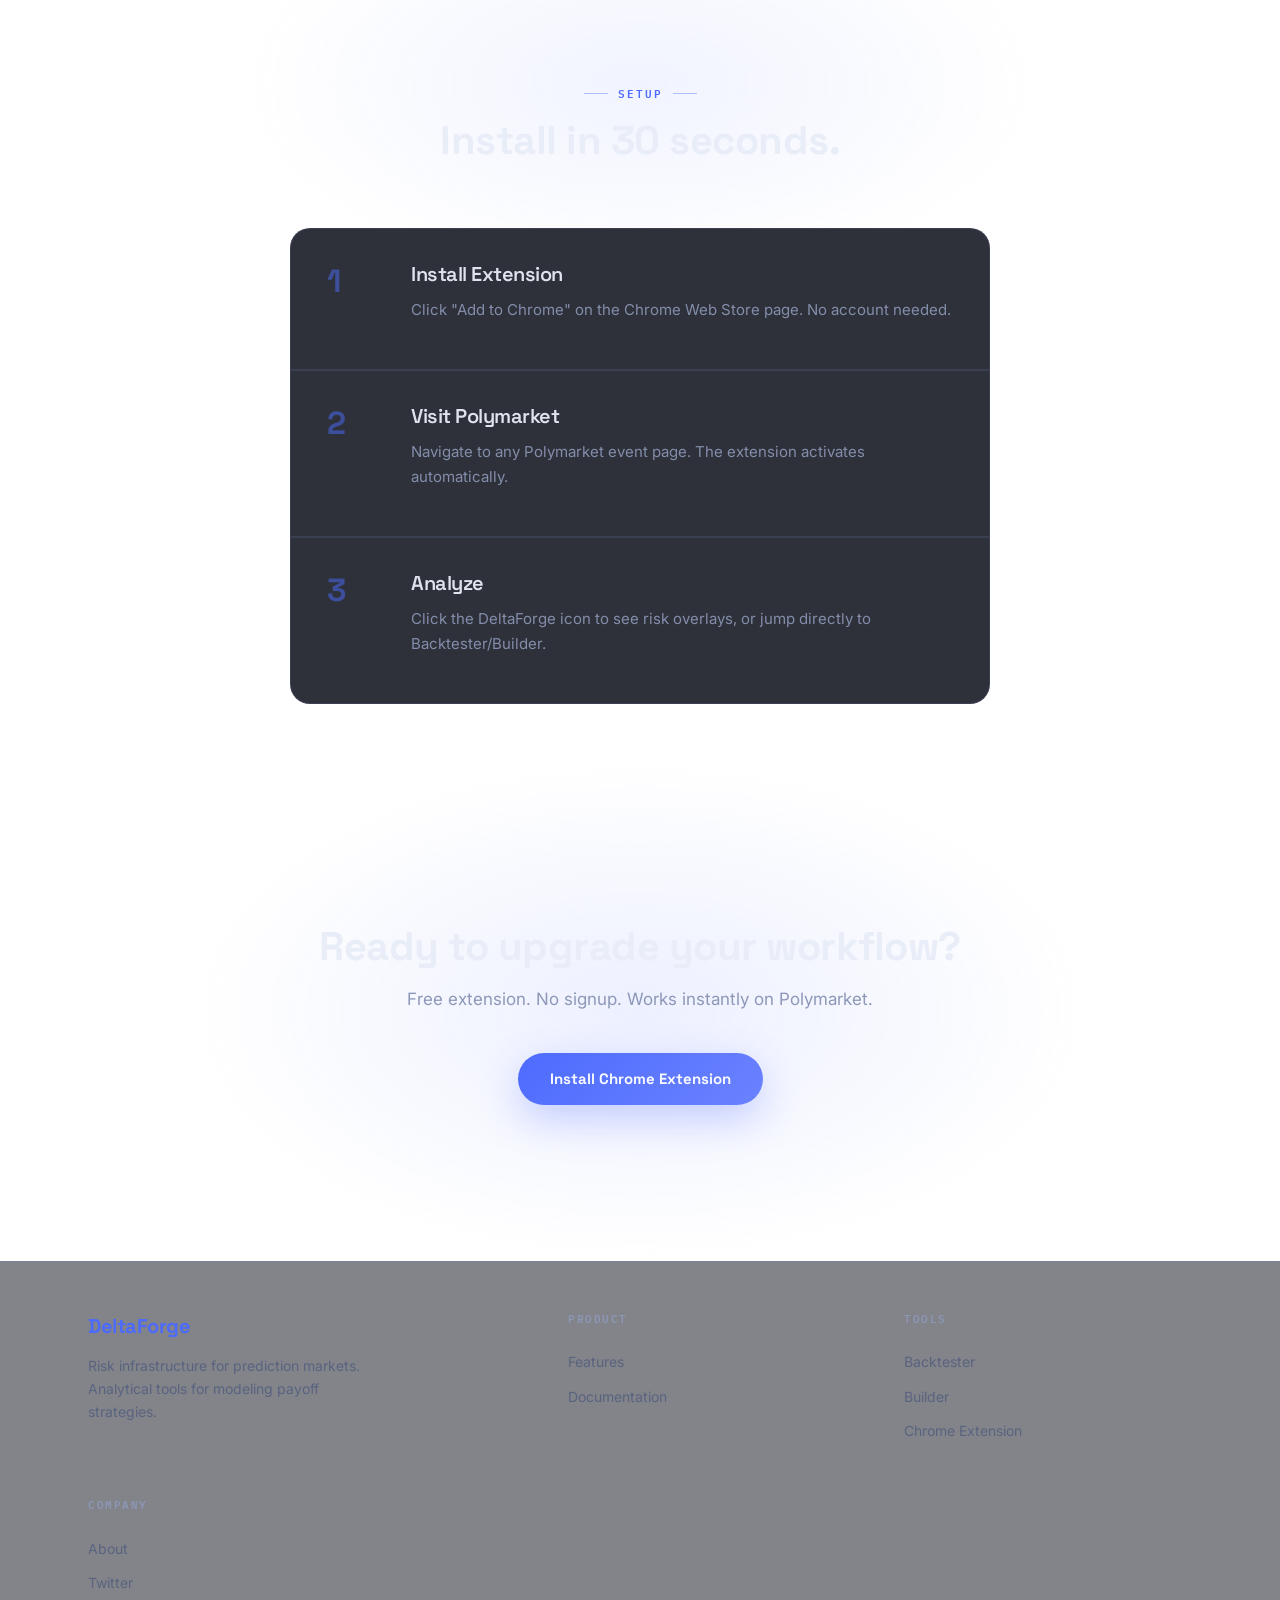
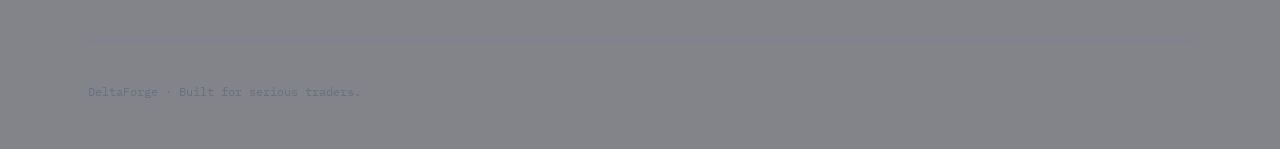
<file: extension.html>
<!DOCTYPE html>
<html lang="en">
<head>
  <meta charset="UTF-8">
  <link rel="icon" type="image/png" href="img/favicon.png">
  <meta name="viewport" content="width=device-width, initial-scale=1.0">
  <title>Chrome Extension - DeltaForge</title>
  <meta name="description" content="DeltaForge Chrome Extension — risk overlays and analytics directly on Polymarket pages.">
  <link rel="preconnect" href="https://fonts.googleapis.com">
  <link href="https://fonts.googleapis.com/css2?family=Space+Grotesk:wght@400;500;600;700;800&family=IBM+Plex+Mono:wght@400;500;600&family=Inter:wght@400;500;600&display=swap" rel="stylesheet">
  <link rel="stylesheet" href="css/style.css">
</head>
<body>

  <!-- ===== FULL-PAGE VIDEO BACKGROUND ===== -->
  <video class="global-video-bg" autoplay muted loop playsinline poster="img/hero-poster.jpg">
    <source src="img/hero-bg.mp4" type="video/mp4">
  </video>
  <div class="global-video-overlay"></div>

  <div class="page-bg"></div>
  <div class="noise-overlay"></div>
  <div class="orb orb-1"></div>
  <div class="orb orb-2"></div>
  <div class="orb orb-3"></div>

  <!-- NAV -->
  <nav>
    <div class="nav-inner">
      <div class="nav-left">
        <div class="brand-glyph">
          <svg viewBox="0 0 28 28" fill="none"><path d="M4 20.5H24" stroke="#93A6FF" stroke-width="1.5" stroke-linecap="round"/><path d="M5.5 17.5L10 12.75L14 15.25L22.5 8" stroke="#E8EDF8" stroke-width="1.8" stroke-linecap="round" stroke-linejoin="round"/><circle cx="10" cy="12.75" r="1.75" fill="#4D6BFE"/><circle cx="14" cy="15.25" r="1.75" fill="#7DD3FC"/><circle cx="22.5" cy="8" r="1.75" fill="#22C55E"/></svg>
        </div>
        <a href="index.html" class="logo">DeltaForge</a>
        <span class="nav-endorsement">Risk Infrastructure</span>
      </div>
      <div class="nav-links">
        <a href="features.html" class="nav-link">Features</a>
        <a href="docs.html" class="nav-link">Docs</a>
        <a href="about.html" class="nav-link">About</a>
        <div class="nav-dropdown">
          <button class="nav-cta nav-dropdown-trigger">Tools <svg viewBox="0 0 12 8" width="10" height="6" fill="none" stroke="currentColor" stroke-width="2" stroke-linecap="round"><path d="M1 1.5L6 6.5L11 1.5"/></svg></button>
          <div class="nav-dropdown-menu">
            <a href="./backtester/">Backtester</a>
            <a href="./builder/">Builder</a>
            <a href="https://chromewebstore.google.com/detail/deltaforge/epbhogajbpkaojpenoieickbelibkclp?hl=en-US&utm_source=ext_sidebar" target="_blank">Chrome Extension</a>
          </div>
        </div>
      </div>
      <button class="nav-toggle" aria-label="Menu">
        <svg viewBox="0 0 24 24"><path d="M3 12h18M3 6h18M3 18h18" stroke="currentColor" stroke-width="2" stroke-linecap="round"/></svg>
      </button>
    </div>
  </nav>

  <!-- HERO -->
  <section class="hero" style="padding: 100px 0 60px;">
    <div class="container">
      <div class="section-header animate-on-scroll" style="margin-bottom: 0;">
        <h1 style="max-width: 750px; margin: 0 auto 24px;">DeltaForge Chrome Extension</h1>
        <p style="max-width: 660px; margin: 0 auto 36px; font-size: 17px; color: var(--text-muted); line-height: 1.75;">Risk analytics directly on Polymarket pages. See position data, market insights, and DeltaForge tools without leaving the platform.</p>
        <a href="https://chromewebstore.google.com/detail/deltaforge/epbhogajbpkaojpenoieickbelibkclp?hl=en-US&utm_source=ext_sidebar" class="btn-primary" target="_blank" style="display: inline-flex; gap: 8px; align-items: center;">
          <svg viewBox="0 0 24 24" width="18" height="18" fill="none" stroke="currentColor" stroke-width="2" stroke-linecap="round"><path d="M21 15v4a2 2 0 0 1-2 2H5a2 2 0 0 1-2-2v-4"/><polyline points="7 10 12 15 17 10"/><line x1="12" y1="15" x2="12" y2="3"/></svg>
          Install from Chrome Web Store
        </a>
      </div>
    </div>
  </section>

  <!-- FEATURES -->
  <section class="section-darker" style="padding: 100px 0;">
    <div class="container">
      <div class="section-header animate-on-scroll">
        <div class="section-label">What It Does</div>
        <h2>Analytics on every Polymarket page.</h2>
      </div>
      <div class="principles-grid" style="max-width: 1000px; margin: 0 auto;">
        <div class="glass-card glass-card-accent animate-on-scroll delay-1">
          <div class="principle-icon">
            <svg viewBox="0 0 24 24" fill="none" stroke="currentColor" stroke-width="1.5" stroke-linecap="round" stroke-linejoin="round"><path d="M12 2L2 7l10 5 10-5-10-5z"/><path d="M2 17l10 5 10-5"/><path d="M2 12l10 5 10-5"/></svg>
          </div>
          <h3>On-Page Risk Overlay</h3>
          <p>See risk metrics, position sizing data, and market analysis directly on Polymarket event pages.</p>
        </div>
        <div class="glass-card glass-card-accent animate-on-scroll delay-2">
          <div class="principle-icon">
            <svg viewBox="0 0 24 24" fill="none" stroke="currentColor" stroke-width="1.5" stroke-linecap="round" stroke-linejoin="round"><polyline points="22 12 18 12 15 21 9 3 6 12 2 12"/></svg>
          </div>
          <h3>Quick Analytics</h3>
          <p>One-click access to backtesting and position modeling for any event you're viewing.</p>
        </div>
        <div class="glass-card glass-card-accent animate-on-scroll delay-3">
          <div class="principle-icon">
            <svg viewBox="0 0 24 24" fill="none" stroke="currentColor" stroke-width="1.5" stroke-linecap="round" stroke-linejoin="round"><path d="M12 22s8-4 8-10V5l-8-3-8 3v7c0 6 8 10 8 10z"/></svg>
          </div>
          <h3>Volume Attribution</h3>
          <p>Trades placed through DeltaForge are tracked for builder rewards and ecosystem incentives.</p>
        </div>
      </div>
    </div>
  </section>

  <!-- HOW TO INSTALL -->
  <section class="section-glow" style="padding: 100px 0;">
    <div class="container">
      <div class="section-header animate-on-scroll">
        <div class="section-label">Setup</div>
        <h2>Install in 30 seconds.</h2>
      </div>
      <div class="workflow-steps" style="max-width: 700px; margin: 0 auto;">
        <div class="workflow-step" style="border-radius: 20px 20px 0 0;">
          <div class="step-number">1</div>
          <div class="step-content">
            <h3>Install Extension</h3>
            <p>Click "Add to Chrome" on the Chrome Web Store page. No account needed.</p>
          </div>
        </div>
        <div class="workflow-step">
          <div class="step-number">2</div>
          <div class="step-content">
            <h3>Visit Polymarket</h3>
            <p>Navigate to any Polymarket event page. The extension activates automatically.</p>
          </div>
        </div>
        <div class="workflow-step" style="border-radius: 0 0 20px 20px;">
          <div class="step-number">3</div>
          <div class="step-content">
            <h3>Analyze</h3>
            <p>Click the DeltaForge icon to see risk overlays, or jump directly to Backtester/Builder.</p>
          </div>
        </div>
      </div>
    </div>
  </section>

  <!-- CTA -->
  <section class="final-cta-section">
    <div class="container">
      <h2 class="animate-on-scroll">Ready to upgrade your workflow?</h2>
      <p class="final-cta-sub animate-on-scroll delay-1">Free extension. No signup. Works instantly on Polymarket.</p>
      <div class="final-cta-buttons animate-on-scroll delay-2">
        <a href="https://chromewebstore.google.com/detail/deltaforge/epbhogajbpkaojpenoieickbelibkclp?hl=en-US&utm_source=ext_sidebar" class="btn-primary" target="_blank">
          Install Chrome Extension
        </a>
      </div>
    </div>
  </section>

  <!-- FOOTER -->
  <footer>
    <div class="footer-inner">
      <div class="footer-grid">
        <div class="footer-brand-col">
          <a href="index.html" class="logo">DeltaForge</a>
          <p>Risk infrastructure for prediction markets. Analytical tools for modeling payoff strategies.</p>
        </div>
        <div class="footer-col">
          <h4>Product</h4>
          <a href="features.html">Features</a>
          <a href="docs.html">Documentation</a>
        </div>
        <div class="footer-col">
          <h4>Tools</h4>
          <a href="./backtester/">Backtester</a>
          <a href="./builder/">Builder</a>
          <a href="https://chromewebstore.google.com/detail/deltaforge/epbhogajbpkaojpenoieickbelibkclp?hl=en-US&utm_source=ext_sidebar" target="_blank">Chrome Extension</a>
        </div>
        <div class="footer-col">
          <h4>Company</h4>
          <a href="about.html">About</a>
          <a href="https://x.com/DeltaForgeInfo" target="_blank">Twitter</a>
        </div>
      </div>
      <div class="footer-bottom">
        <span class="footer-copy">DeltaForge &middot; Built for serious traders.</span>
      </div>
    </div>
  </footer>

  <script src="js/main.js"></script>

  <!-- Page-specific styles -->
  <style>
    .principles-grid {
      display: grid;
      grid-template-columns: repeat(3, 1fr);
      gap: 24px;
    }

    .principles-grid .glass-card {
      text-align: center;
      padding: 40px 28px;
    }

    .principle-icon {
      width: 56px;
      height: 56px;
      background: linear-gradient(145deg, rgba(77,107,254,0.16), rgba(125,211,252,0.06));
      border: 1px solid rgba(147,166,255,0.12);
      border-radius: 16px;
      display: flex;
      align-items: center;
      justify-content: center;
      margin: 0 auto 24px;
    }

    .principle-icon svg {
      width: 24px;
      height: 24px;
      stroke: var(--primary);
    }

    .principles-grid h3 {
      margin-bottom: 12px;
      font-size: 18px;
    }

    .principles-grid p {
      font-size: 15px;
      color: var(--text-dim);
      line-height: 1.7;
    }

    @media (max-width: 900px) {
      .principles-grid {
        grid-template-columns: 1fr;
        gap: 16px;
      }
    }
  </style>
</body>
</html>
</file>
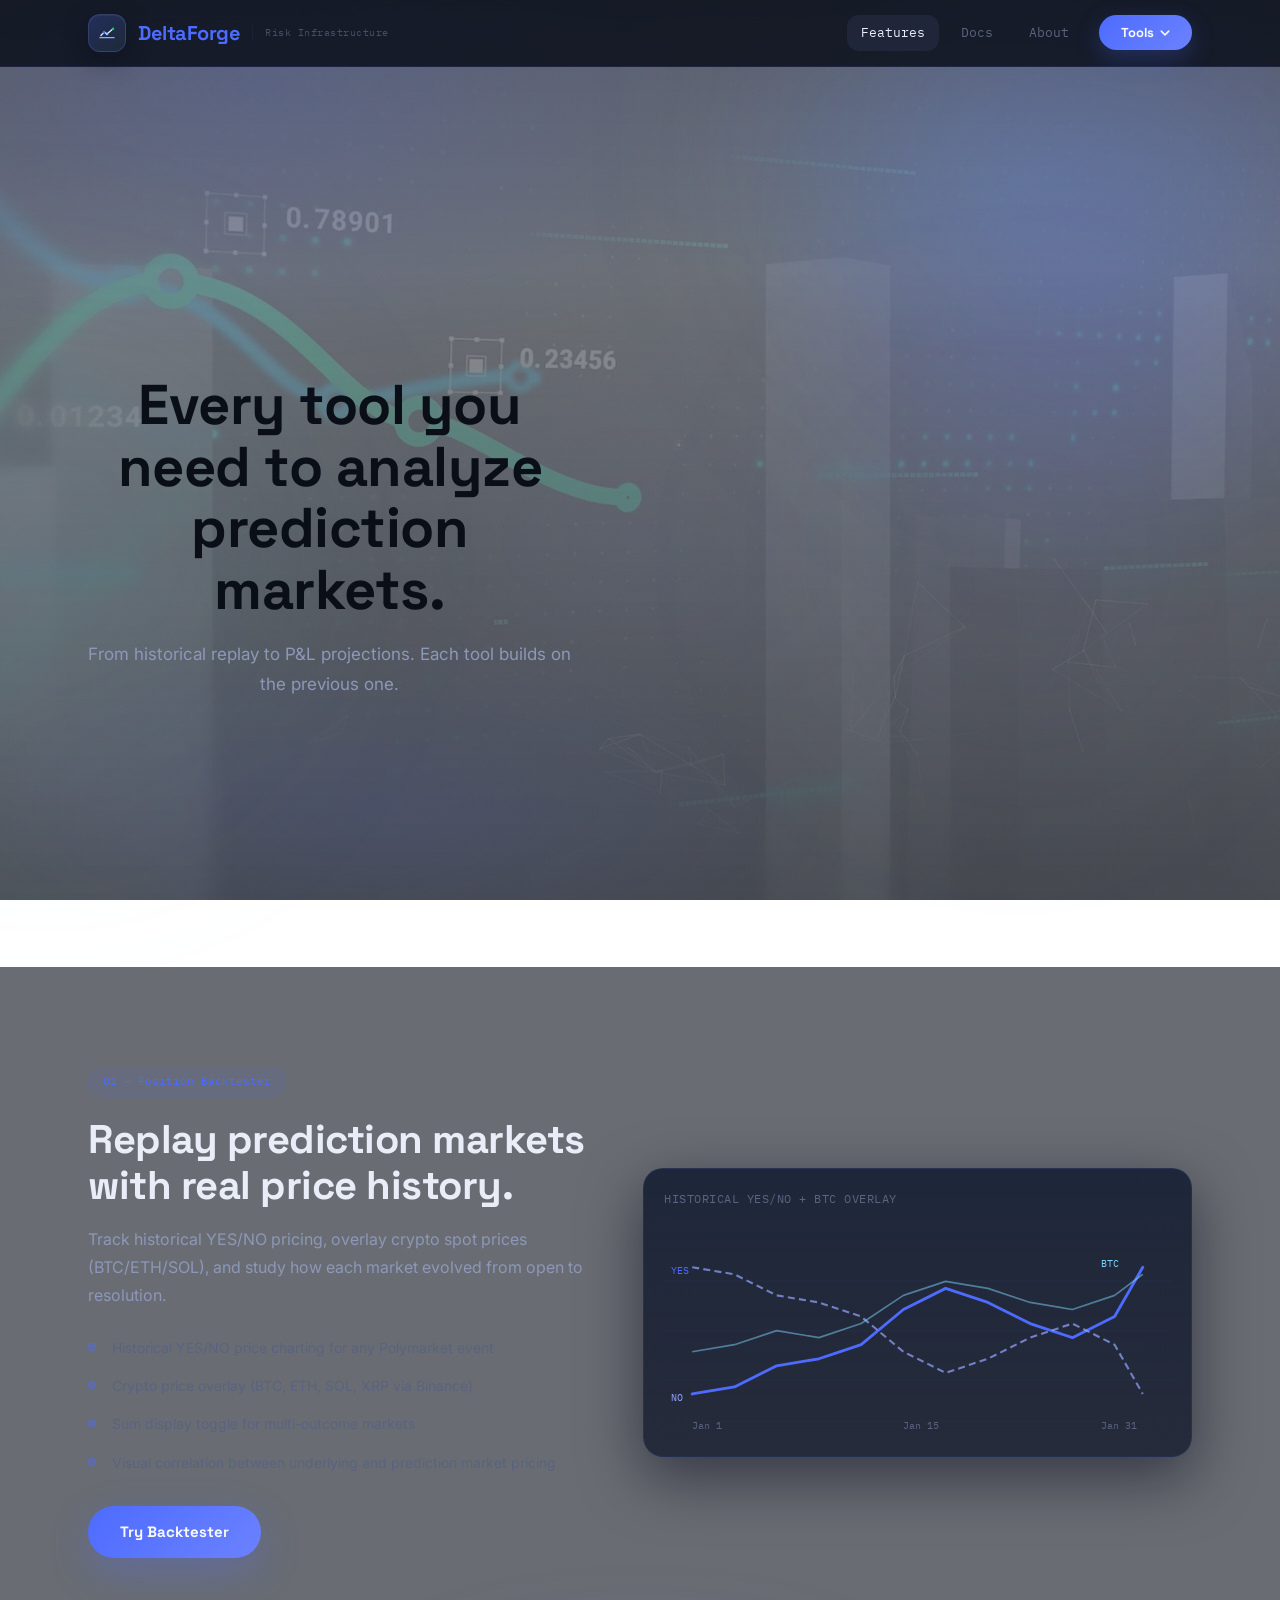
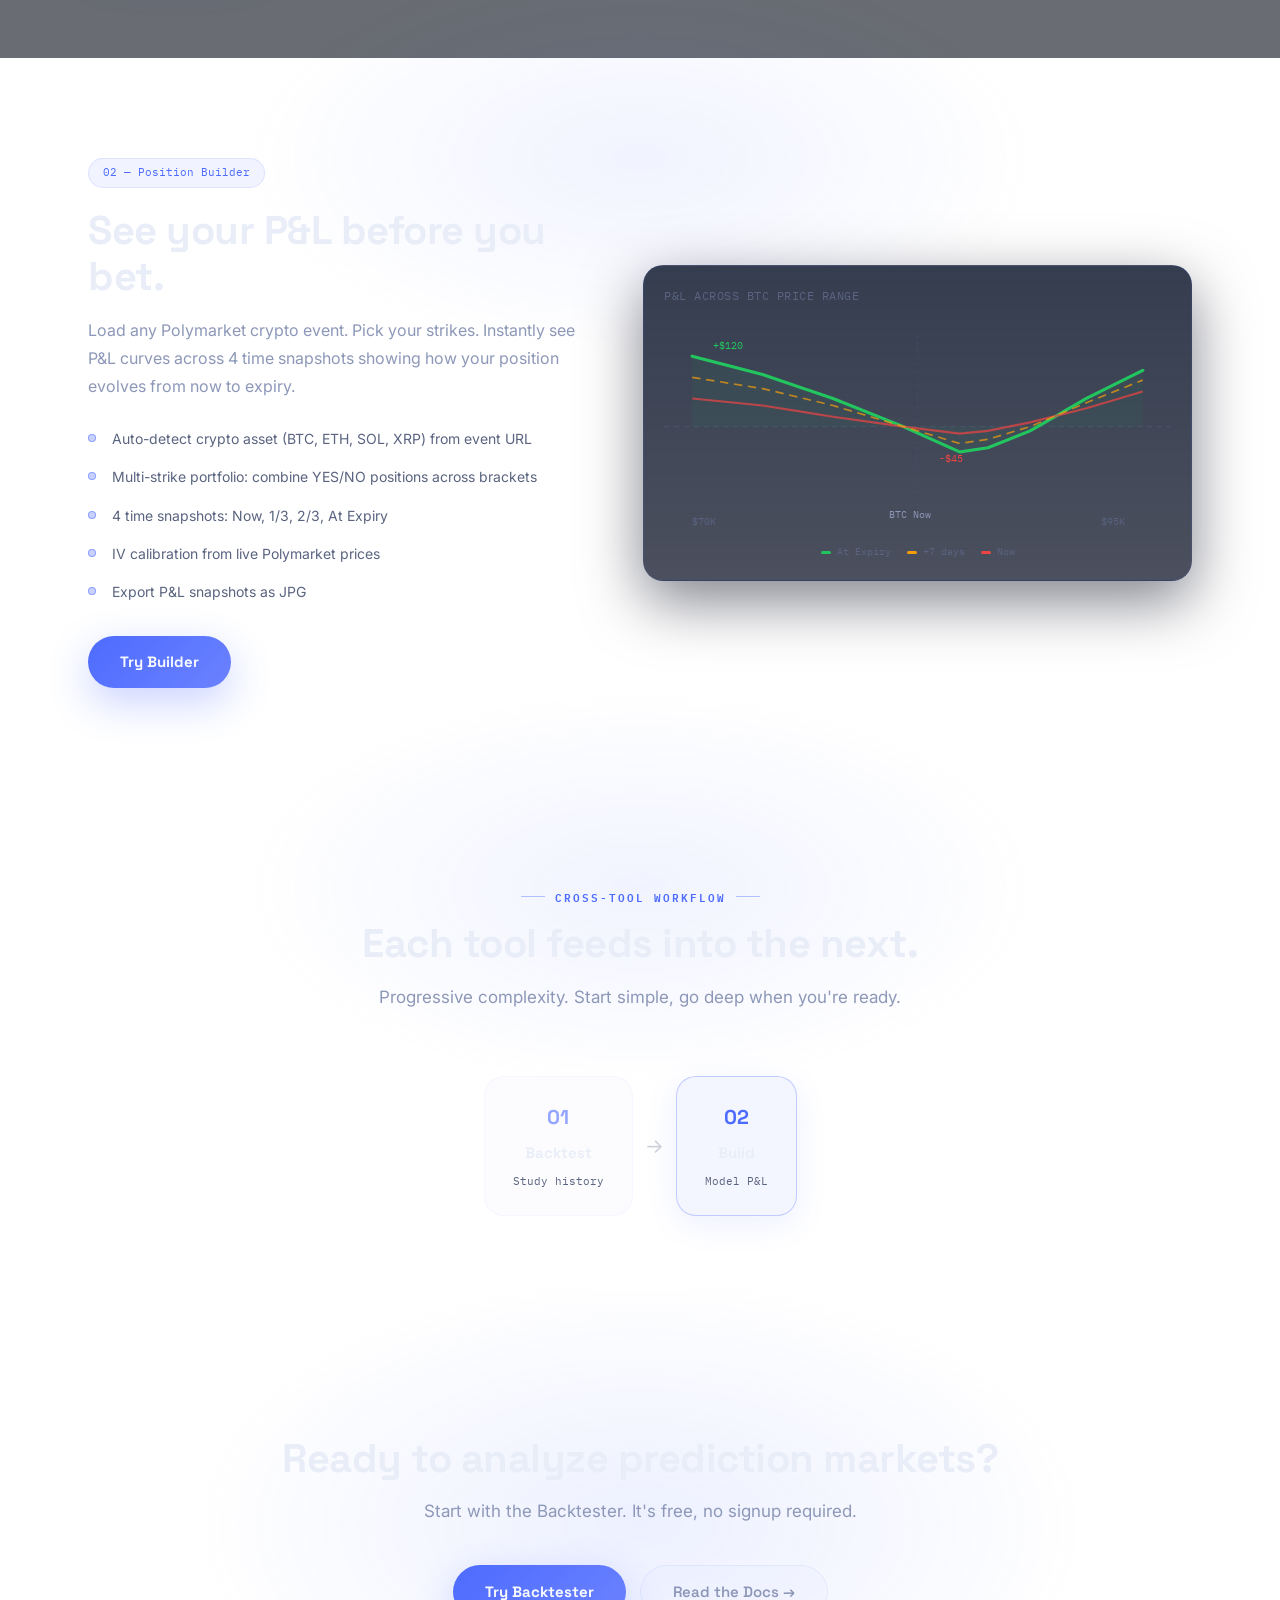
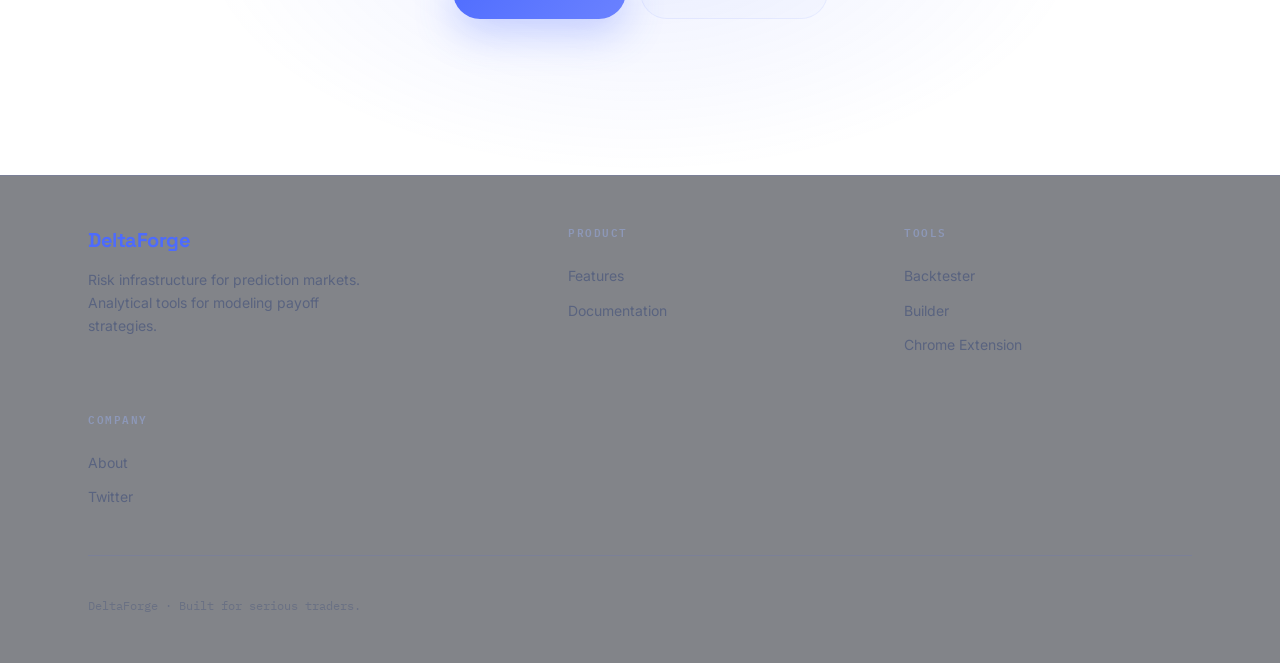
<file: features.html>
<!DOCTYPE html>
<html lang="en">
<head>
  <meta charset="UTF-8">
  <link rel="icon" type="image/png" href="img/favicon.png">
  <meta name="viewport" content="width=device-width, initial-scale=1.0">
  <title>Features - DeltaForge</title>
  <meta name="description" content="2 analytical tools in one platform: Backtester and Builder. Analyze prediction markets with real data.">
  <link rel="preconnect" href="https://fonts.googleapis.com">
  <link href="https://fonts.googleapis.com/css2?family=Space+Grotesk:wght@400;500;600;700;800&family=IBM+Plex+Mono:wght@400;500;600&family=Inter:wght@400;500;600&display=swap" rel="stylesheet">
  <link rel="stylesheet" href="css/style.css">
  <link rel="stylesheet" href="css/tools.css">
</head>
<body>

  <!-- ===== FULL-PAGE VIDEO BACKGROUND ===== -->
  <video class="global-video-bg" autoplay muted loop playsinline poster="img/hero-poster.jpg">
    <source src="img/hero-bg.mp4" type="video/mp4">
  </video>
  <div class="global-video-overlay"></div>

  <div class="page-bg"></div>
  <div class="noise-overlay"></div>
  <div class="orb orb-1"></div>
  <div class="orb orb-2"></div>
  <div class="orb orb-3"></div>

  <!-- NAV -->
  <nav>
    <div class="nav-inner">
      <div class="nav-left">
        <div class="brand-glyph">
          <svg viewBox="0 0 28 28" fill="none"><path d="M4 20.5H24" stroke="#93A6FF" stroke-width="1.5" stroke-linecap="round"/><path d="M5.5 17.5L10 12.75L14 15.25L22.5 8" stroke="#E8EDF8" stroke-width="1.8" stroke-linecap="round" stroke-linejoin="round"/><circle cx="10" cy="12.75" r="1.75" fill="#4D6BFE"/><circle cx="14" cy="15.25" r="1.75" fill="#7DD3FC"/><circle cx="22.5" cy="8" r="1.75" fill="#22C55E"/></svg>
        </div>
        <a href="index.html" class="logo">DeltaForge</a>
        <span class="nav-endorsement">Risk Infrastructure</span>
      </div>
      <div class="nav-links">
        <a href="features.html" class="nav-link active">Features</a>
        <!-- strategies removed -->
        <a href="docs.html" class="nav-link">Docs</a>
        <a href="about.html" class="nav-link">About</a>
        <div class="nav-dropdown">
          <button class="nav-cta nav-dropdown-trigger">Tools <svg viewBox="0 0 12 8" width="10" height="6" fill="none" stroke="currentColor" stroke-width="2" stroke-linecap="round"><path d="M1 1.5L6 6.5L11 1.5"/></svg></button>
          <div class="nav-dropdown-menu">
            <a href="./backtester/">Backtester</a>
            <a href="./builder/">Builder</a>
            <a href="https://chromewebstore.google.com/detail/deltaforge/epbhogajbpkaojpenoieickbelibkclp?hl=en-US&utm_source=ext_sidebar" target="_blank">Chrome Extension</a>
          </div>
        </div>
      </div>
      <button class="nav-toggle" aria-label="Menu">
        <svg viewBox="0 0 24 24"><path d="M3 12h18M3 6h18M3 18h18" stroke="currentColor" stroke-width="2" stroke-linecap="round"/></svg>
      </button>
    </div>
  </nav>

  <!-- PAGE HEADER -->
  <section class="hero" style="padding: 100px 0 60px;">
    <div class="container">
      <div class="section-header animate-on-scroll" style="margin-bottom: 0;">
        <h1 style="max-width: 700px; margin: 0 auto 20px;">Every tool you need to analyze prediction markets.</h1>
        <p style="max-width: 600px; margin: 0 auto; font-size: 17px; color: var(--text-muted); line-height: 1.75;">From historical replay to P&L projections. Each tool builds on the previous one.</p>
      </div>
    </div>
  </section>

  <!-- TOOL 1: BACKTESTER -->
  <section class="section-darker" style="padding: 100px 0;">
    <div class="container">
      <div class="tool-feature animate-on-scroll">
        <div class="tool-feature-content">
          <span class="step-tool">01 &mdash; Position Backtester</span>
          <h2>Replay prediction markets with real price history.</h2>
          <p>Track historical YES/NO pricing, overlay crypto spot prices (BTC/ETH/SOL), and study how each market evolved from open to resolution.</p>
          <ul class="feature-list">
            <li>Historical YES/NO price charting for any Polymarket event</li>
            <li>Crypto price overlay (BTC, ETH, SOL, XRP via Binance)</li>
            <li>Sum display toggle for multi-outcome markets</li>
            <li>Visual correlation between underlying and prediction market pricing</li>
          </ul>
          <a href="./backtester/" class="btn-primary" style="margin-top: 24px;">
            Try Backtester
          </a>
        </div>
        <div class="tool-feature-visual">
          <div class="glass-card" style="padding: 20px;">
            <div class="chart-header">
              <span class="chart-title">Historical YES/NO + BTC Overlay</span>
            </div>
            <svg viewBox="0 0 360 150" class="mock-chart">
              <line x1="0" y1="40" x2="360" y2="40" stroke="rgba(77,107,254,0.05)"/>
              <line x1="0" y1="75" x2="360" y2="75" stroke="rgba(77,107,254,0.05)"/>
              <line x1="0" y1="110" x2="360" y2="110" stroke="rgba(77,107,254,0.05)"/>
              <!-- YES line (blue) -->
              <polyline points="20,120 50,115 80,100 110,95 140,85 170,60 200,45 230,55 260,70 290,80 320,65 340,30" fill="none" stroke="#4D6BFE" stroke-width="2" stroke-linejoin="round" stroke-linecap="round"/>
              <!-- NO line (dashed secondary) -->
              <polyline points="20,30 50,35 80,50 110,55 140,65 170,90 200,105 230,95 260,80 290,70 320,85 340,120" fill="none" stroke="#93A6FF" stroke-width="1.5" stroke-dasharray="5 3" stroke-linejoin="round" opacity="0.7"/>
              <!-- BTC overlay (cyan) -->
              <polyline points="20,90 50,85 80,75 110,80 140,70 170,50 200,40 230,45 260,55 290,60 320,50 340,35" fill="none" stroke="#7DD3FC" stroke-width="1.2" stroke-linejoin="round" opacity="0.5"/>
              <text x="5" y="35" fill="#4D6BFE" font-size="7" font-family="IBM Plex Mono">YES</text>
              <text x="5" y="125" fill="#93A6FF" font-size="7" font-family="IBM Plex Mono">NO</text>
              <text x="310" y="30" fill="#7DD3FC" font-size="7" font-family="IBM Plex Mono">BTC</text>
              <text x="20" y="145" fill="#5A6480" font-size="7" font-family="IBM Plex Mono">Jan 1</text>
              <text x="170" y="145" fill="#5A6480" font-size="7" font-family="IBM Plex Mono">Jan 15</text>
              <text x="310" y="145" fill="#5A6480" font-size="7" font-family="IBM Plex Mono">Jan 31</text>
            </svg>
          </div>
        </div>
      </div>
    </div>
  </section>

  <!-- TOOL 2: BUILDER -->
  <section class="section-glow" style="padding: 100px 0;">
    <div class="container">
      <div class="tool-feature animate-on-scroll">
        <div class="tool-feature-content">
          <span class="step-tool">02 &mdash; Position Builder</span>
          <h2>See your P&L before you bet.</h2>
          <p>Load any Polymarket crypto event. Pick your strikes. Instantly see P&L curves across 4 time snapshots showing how your position evolves from now to expiry.</p>
          <ul class="feature-list">
            <li>Auto-detect crypto asset (BTC, ETH, SOL, XRP) from event URL</li>
            <li>Multi-strike portfolio: combine YES/NO positions across brackets</li>
            <li>4 time snapshots: Now, 1/3, 2/3, At Expiry</li>
            <li>IV calibration from live Polymarket prices</li>
            <li>Export P&L snapshots as JPG</li>
          </ul>
          <a href="./builder/" class="btn-primary" style="margin-top: 24px;">
            Try Builder
          </a>
        </div>
        <div class="tool-feature-visual">
          <div class="glass-card" style="padding: 20px;">
            <div class="chart-header">
              <span class="chart-title">P&L Across BTC Price Range</span>
            </div>
            <svg viewBox="0 0 360 150" class="mock-chart">
              <line x1="0" y1="75" x2="360" y2="75" stroke="rgba(147,166,255,0.1)" stroke-dasharray="4 3"/>
              <line x1="180" y1="10" x2="180" y2="140" stroke="rgba(147,166,255,0.06)" stroke-dasharray="2 3"/>
              <!-- Profit zone fill -->
              <path d="M20,75 L20,25 L70,38 L120,55 L170,75 L210,93 L260,78 L300,55 L340,35 L340,75 Z" fill="rgba(34,197,94,0.05)"/>
              <!-- Expiry curve (green) -->
              <polyline points="20,25 70,38 120,55 170,75 210,93 230,90 260,78 300,55 340,35" fill="none" stroke="#22C55E" stroke-width="2.2" stroke-linejoin="round" stroke-linecap="round"/>
              <!-- Now curve (red) -->
              <polyline points="20,55 70,60 120,68 170,75 210,80 230,78 260,72 300,62 340,50" fill="none" stroke="#EF4444" stroke-width="1.5" opacity="0.7"/>
              <!-- Mid curve (yellow dashed) -->
              <polyline points="20,40 70,48 120,60 170,75 210,87 230,84 260,75 300,58 340,42" fill="none" stroke="#F59E0B" stroke-width="1.2" stroke-dasharray="6 4" opacity="0.7"/>
              <text x="35" y="20" fill="#22C55E" font-size="7" font-family="IBM Plex Mono">+$120</text>
              <text x="195" y="100" fill="#EF4444" font-size="7" font-family="IBM Plex Mono">-$45</text>
              <text x="160" y="140" fill="#8D98B8" font-size="7" font-family="IBM Plex Mono">BTC Now</text>
              <text x="20" y="145" fill="#5A6480" font-size="7" font-family="IBM Plex Mono">$70K</text>
              <text x="310" y="145" fill="#5A6480" font-size="7" font-family="IBM Plex Mono">$95K</text>
            </svg>
            <div class="chart-legend">
              <span class="legend-item"><span class="swatch swatch-expiry"></span> At Expiry</span>
              <span class="legend-item"><span class="swatch swatch-mid"></span> +7 days</span>
              <span class="legend-item"><span class="swatch swatch-now"></span> Now</span>
            </div>
          </div>
        </div>
      </div>
    </div>
  </section>

  <!-- CROSS-TOOL WORKFLOW -->
  <section class="section-glow" style="padding: 100px 0;">
    <div class="container">
      <div class="section-header animate-on-scroll">
        <div class="section-label">Cross-Tool Workflow</div>
        <h2>Each tool feeds into the next.</h2>
        <p>Progressive complexity. Start simple, go deep when you're ready.</p>
      </div>
      <div class="workflow-visual animate-on-scroll delay-1">
        <div class="workflow-flow">
          <div class="flow-step">
            <div class="flow-icon">01</div>
            <div class="flow-label">Backtest</div>
            <div class="flow-sub">Study history</div>
          </div>
          <div class="flow-arrow">&rarr;</div>
          <div class="flow-step flow-step-active">
            <div class="flow-icon">02</div>
            <div class="flow-label">Build</div>
            <div class="flow-sub">Model P&L</div>
          </div>
        </div>
      </div>
    </div>
  </section>

  <!-- FINAL CTA -->
  <section class="final-cta-section">
    <div class="container">
      <h2 class="animate-on-scroll">Ready to analyze prediction markets?</h2>
      <p class="final-cta-sub animate-on-scroll delay-1">Start with the Backtester. It's free, no signup required.</p>
      <div class="final-cta-buttons animate-on-scroll delay-2">
        <a href="./backtester/" class="btn-primary">Try Backtester</a>
        <a href="docs.html" class="btn-secondary">Read the Docs &rarr;</a>
      </div>
    </div>
  </section>

  <!-- FOOTER -->
  <footer>
    <div class="footer-inner">
      <div class="footer-grid">
        <div class="footer-brand-col">
          <a href="index.html" class="logo">DeltaForge</a>
          <p>Risk infrastructure for prediction markets. Analytical tools for modeling payoff strategies.</p>
        </div>
        <div class="footer-col">
          <h4>Product</h4>
          <a href="features.html">Features</a>
          <a href="docs.html">Documentation</a>
        </div>
        <div class="footer-col">
          <h4>Tools</h4>
          <a href="./backtester/">Backtester</a>
          <a href="./builder/">Builder</a>
          <a href="https://chromewebstore.google.com/detail/deltaforge/epbhogajbpkaojpenoieickbelibkclp?hl=en-US&utm_source=ext_sidebar" target="_blank">Chrome Extension</a>
        </div>
        <div class="footer-col">
          <h4>Company</h4>
          <a href="about.html">About</a>
          <a href="https://x.com/DeltaForgeInfo" target="_blank">Twitter</a>
        </div>
      </div>
      <div class="footer-bottom">
        <span class="footer-copy">DeltaForge &middot; Built for serious traders.</span>
      </div>
    </div>
  </footer>

  <script src="js/main.js"></script>

</body>
</html>
</file>
<file: css/style.css>
/* ============================================
   PolyStrike - Risk Infrastructure for Prediction Markets
   Design System v2: Rich backgrounds, no plain black
   ============================================ */

/* --- CSS Variables --- */
:root {
  --primary: #4D6BFE;
  --primary-hover: #6380FF;
  --primary-glow: rgba(77, 107, 254, 0.35);
  --secondary: #93A6FF;
  --accent: #7DD3FC;
  --bg-deep: #060A14;
  --bg: #0B1020;
  --bg-elevated: #0F1528;
  --surface: #111B30;
  --surface-alt: #161D30;
  --surface-light: #1A2340;
  --text: #E8EDF8;
  --text-muted: #8D98B8;
  --text-dim: #5A6480;
  --success: #22C55E;
  --warning: #F59E0B;
  --error: #EF4444;
  --border: rgba(77, 107, 254, 0.12);
  --border-hover: rgba(147, 166, 255, 0.22);
  --glow: rgba(77, 107, 254, 0.15);
  --radius-sm: 12px;
  --radius-md: 20px;
  --radius-lg: 28px;
  --radius-pill: 999px;
}

/* --- Reset --- */
*, *::before, *::after { margin: 0; padding: 0; box-sizing: border-box; }
html { scroll-behavior: smooth; }

body {
  color: var(--text-muted);
  font-family: 'Inter', 'Space Grotesk', -apple-system, sans-serif;
  line-height: 1.6;
  min-height: 100vh;
  -webkit-font-smoothing: antialiased;
  overflow-x: hidden;
  position: relative;
  color-scheme: dark;
  background: transparent;
}

/* Custom scrollbar */
::-webkit-scrollbar { width: 10px; }
::-webkit-scrollbar-track { background: var(--bg-deep); }
::-webkit-scrollbar-thumb {
  background: rgba(147, 166, 255, 0.2);
  border-radius: var(--radius-pill);
  border: 2px solid var(--bg-deep);
}

/* ============================================
   RICH BACKGROUND SYSTEM
   No plain black anywhere. Every section has texture.
   ============================================ */

/* Global animated mesh background */
.page-bg {
  position: fixed;
  inset: 0;
  z-index: 0;
  pointer-events: none;
  overflow: hidden;
}

/* Gradient mesh layer */
.page-bg::before {
  content: '';
  position: absolute;
  inset: 0;
  background:
    radial-gradient(ellipse 80% 50% at 20% 10%, rgba(77,107,254,0.18) 0%, transparent 60%),
    radial-gradient(ellipse 60% 40% at 80% 20%, rgba(125,211,252,0.12) 0%, transparent 50%),
    radial-gradient(ellipse 50% 50% at 50% 60%, rgba(147,166,255,0.06) 0%, transparent 50%),
    radial-gradient(ellipse 70% 40% at 30% 90%, rgba(77,107,254,0.10) 0%, transparent 50%);
}

/* Dot grid pattern */
.page-bg::after {
  content: '';
  position: absolute;
  inset: 0;
  background-image: radial-gradient(rgba(147, 166, 255, 0.08) 1px, transparent 1px);
  background-size: 32px 32px;
  mask-image: radial-gradient(ellipse at center, rgba(0,0,0,0.5) 20%, rgba(0,0,0,0.15) 60%, transparent 80%);
  -webkit-mask-image: radial-gradient(ellipse at center, rgba(0,0,0,0.5) 20%, rgba(0,0,0,0.15) 60%, transparent 80%);
}

/* Floating orbs */
.orb {
  position: fixed;
  border-radius: 50%;
  filter: blur(100px);
  pointer-events: none;
  z-index: 0;
  animation: orbFloat 20s ease-in-out infinite;
}

.orb-1 {
  width: 600px; height: 600px;
  background: rgba(77, 107, 254, 0.12);
  top: -150px; right: -100px;
  animation-delay: 0s;
}

.orb-2 {
  width: 500px; height: 500px;
  background: rgba(125, 211, 252, 0.08);
  bottom: 10%; left: -200px;
  animation-delay: -7s;
}

.orb-3 {
  width: 400px; height: 400px;
  background: rgba(147, 166, 255, 0.06);
  top: 40%; right: 5%;
  animation-delay: -14s;
}

.orb-4 {
  width: 350px; height: 350px;
  background: rgba(34, 197, 94, 0.04);
  bottom: -50px; right: 30%;
  animation-delay: -3s;
}

@keyframes orbFloat {
  0%, 100% { transform: translate(0, 0) scale(1); }
  25% { transform: translate(30px, -20px) scale(1.05); }
  50% { transform: translate(-20px, 30px) scale(0.95); }
  75% { transform: translate(20px, 20px) scale(1.02); }
}

/* Section-specific background treatments */
.section-glow {
  position: relative;
}

.section-glow::before {
  content: '';
  position: absolute;
  top: -100px;
  left: 50%;
  transform: translateX(-50%);
  width: 800px;
  height: 400px;
  background: radial-gradient(ellipse, rgba(77,107,254,0.08), transparent 70%);
  pointer-events: none;
  z-index: 0;
}

/* Noise texture overlay */
.noise-overlay {
  position: fixed;
  inset: 0;
  z-index: 0;
  pointer-events: none;
  opacity: 0.03;
  background-image: url("data:image/svg+xml,%3Csvg viewBox='0 0 256 256' xmlns='http://www.w3.org/2000/svg'%3E%3Cfilter id='n'%3E%3CfeTurbulence type='fractalNoise' baseFrequency='0.9' numOctaves='4' stitchTiles='stitch'/%3E%3C/filter%3E%3Crect width='100%25' height='100%25' filter='url(%23n)'/%3E%3C/svg%3E");
  background-size: 256px 256px;
}

/* ============================================
   SECTION DIVIDERS
   ============================================ */
.section-divider {
  position: relative;
  height: 120px;
  overflow: hidden;
  z-index: 1;
}

.section-divider svg {
  position: absolute;
  bottom: 0;
  left: 0;
  width: 100%;
  height: 100%;
}

/* Alternating section backgrounds */
.section-dark {
  background: transparent;
  position: relative;
  z-index: 1;
}

.section-darker {
  background: rgba(6, 10, 20, 0.6);
  position: relative;
  z-index: 1;
}

.section-accent {
  background: linear-gradient(180deg, rgba(77,107,254,0.04) 0%, rgba(77,107,254,0.02) 50%, transparent 100%);
  position: relative;
  z-index: 1;
}

/* ============================================
   TYPOGRAPHY
   ============================================ */
h1, h2, h3, h4 {
  font-family: 'Space Grotesk', sans-serif;
  color: var(--text);
  letter-spacing: -0.5px;
}

h1 {
  font-size: clamp(36px, 5vw, 56px);
  font-weight: 700;
  line-height: 1.1;
}

h2 {
  font-size: clamp(26px, 3.5vw, 40px);
  font-weight: 700;
  line-height: 1.15;
  margin-bottom: 16px;
}

h3 {
  font-size: 20px;
  font-weight: 600;
  line-height: 1.3;
}

h4 {
  font-size: 16px;
  font-weight: 600;
  line-height: 1.4;
}

a { color: inherit; }

/* ============================================
   LAYOUT
   ============================================ */
.container {
  max-width: 1200px;
  margin: 0 auto;
  padding: 0 48px;
  position: relative;
  z-index: 1;
}

section {
  position: relative;
  z-index: 1;
}

/* ============================================
   ANIMATIONS
   ============================================ */
@keyframes fadeSlideUp {
  from { opacity: 0; transform: translateY(30px); }
  to { opacity: 1; transform: translateY(0); }
}

@keyframes fadeIn {
  from { opacity: 0; }
  to { opacity: 1; }
}

@keyframes shimmer {
  0% { background-position: -200% center; }
  100% { background-position: 200% center; }
}

@keyframes pulse {
  0%, 100% { opacity: 1; }
  50% { opacity: 0.4; }
}

@keyframes countUp {
  from { opacity: 0; transform: translateY(10px); }
  to { opacity: 1; transform: translateY(0); }
}

.animate-on-scroll {
  opacity: 0;
  transform: translateY(30px);
  transition: opacity 0.7s cubic-bezier(0.16, 1, 0.3, 1), transform 0.7s cubic-bezier(0.16, 1, 0.3, 1);
}

.animate-on-scroll.visible {
  opacity: 1;
  transform: translateY(0);
}

.delay-1 { transition-delay: 0.08s; }
.delay-2 { transition-delay: 0.16s; }
.delay-3 { transition-delay: 0.24s; }
.delay-4 { transition-delay: 0.32s; }
.delay-5 { transition-delay: 0.40s; }
.delay-6 { transition-delay: 0.48s; }

/* ============================================
   NAV
   ============================================ */
nav {
  position: sticky;
  top: 0;
  z-index: 100;
  background: rgba(6, 10, 20, 0.8);
  backdrop-filter: blur(20px) saturate(1.2);
  -webkit-backdrop-filter: blur(20px) saturate(1.2);
  border-bottom: 1px solid var(--border);
  transition: border-color 0.3s;
}

.nav-inner {
  max-width: 1200px;
  margin: 0 auto;
  padding: 14px 48px;
  display: flex;
  justify-content: space-between;
  align-items: center;
}

.nav-left {
  display: flex;
  align-items: center;
  gap: 12px;
}

.brand-glyph {
  width: 38px;
  height: 38px;
  border-radius: 12px;
  display: grid;
  place-items: center;
  background: linear-gradient(145deg, rgba(77,107,254,0.25), rgba(125,211,252,0.08));
  border: 1px solid rgba(147,166,255,0.18);
  box-shadow: 0 8px 24px rgba(4, 10, 24, 0.4), inset 0 1px 0 rgba(255,255,255,0.05);
  flex-shrink: 0;
}

.brand-glyph svg {
  width: 20px;
  height: 20px;
}

.logo {
  font-family: 'Space Grotesk', sans-serif;
  font-size: 20px;
  font-weight: 700;
  color: var(--primary);
  letter-spacing: -0.5px;
  text-decoration: none;
}

.nav-endorsement {
  font-family: 'IBM Plex Mono', monospace;
  font-size: 10px;
  color: var(--text-dim);
  letter-spacing: 0.5px;
  opacity: 0.7;
  padding-left: 12px;
  border-left: 1px solid var(--border);
}

.nav-links {
  display: flex;
  align-items: center;
  gap: 8px;
}

.nav-link {
  font-family: 'IBM Plex Mono', monospace;
  font-size: 13px;
  color: var(--text-dim);
  text-decoration: none;
  padding: 8px 14px;
  border-radius: var(--radius-sm);
  transition: color 0.2s, background 0.2s;
}

.nav-link:hover {
  color: var(--text-muted);
  background: rgba(147, 166, 255, 0.06);
}

.nav-link.active {
  color: var(--text);
  background: rgba(147, 166, 255, 0.08);
}

.nav-cta {
  font-family: 'Space Grotesk', sans-serif;
  font-size: 13px;
  font-weight: 700;
  color: #F7F9FF;
  text-decoration: none;
  background: linear-gradient(135deg, #4D6BFE 0%, #6B82FF 100%);
  padding: 9px 22px;
  border-radius: var(--radius-pill);
  margin-left: 8px;
  transition: all 0.2s;
  box-shadow: 0 8px 24px rgba(77,107,254,0.25);
}

.nav-cta:hover {
  background: linear-gradient(135deg, #5A76FF 0%, #7A90FF 100%);
  box-shadow: 0 12px 32px rgba(77,107,254,0.35);
  transform: translateY(-1px);
}

/* Nav dropdown */
.nav-dropdown {
  position: relative;
  margin-left: 8px;
}

.nav-dropdown-trigger {
  display: inline-flex;
  align-items: center;
  gap: 6px;
  cursor: pointer;
  border: none;
  margin-left: 0;
}

.nav-dropdown-trigger svg {
  transition: transform 0.2s;
}

.nav-dropdown:hover .nav-dropdown-trigger svg {
  transform: rotate(180deg);
}

.nav-dropdown-menu {
  position: absolute;
  top: calc(100% + 8px);
  right: 0;
  min-width: 200px;
  background: rgba(15, 21, 40, 0.95);
  border: 1px solid rgba(147, 166, 255, 0.15);
  border-radius: var(--radius-sm);
  padding: 8px 0;
  opacity: 0;
  visibility: hidden;
  transform: translateY(-8px);
  transition: all 0.2s;
  backdrop-filter: blur(16px);
  box-shadow: 0 16px 48px rgba(0,0,0,0.4);
  z-index: 1000;
}

.nav-dropdown:hover .nav-dropdown-menu {
  opacity: 1;
  visibility: visible;
  transform: translateY(0);
}

.nav-dropdown-menu a {
  display: block;
  padding: 10px 20px;
  font-family: 'Space Grotesk', sans-serif;
  font-size: 14px;
  font-weight: 500;
  color: var(--text-muted);
  text-decoration: none;
  transition: all 0.15s;
}

.nav-dropdown-menu a:hover {
  color: var(--text);
  background: rgba(147, 166, 255, 0.08);
}

/* Mobile menu toggle */
.nav-toggle {
  display: none;
  background: none;
  border: 1px solid var(--border);
  border-radius: var(--radius-sm);
  padding: 8px;
  cursor: pointer;
  color: var(--text-muted);
}

.nav-toggle svg {
  width: 20px;
  height: 20px;
  stroke: currentColor;
  fill: none;
  stroke-width: 2;
}

/* ============================================
   BUTTONS
   ============================================ */
.btn-primary {
  display: inline-flex;
  align-items: center;
  gap: 8px;
  font-family: 'Space Grotesk', sans-serif;
  font-size: 15px;
  font-weight: 700;
  color: #F7F9FF;
  background: linear-gradient(135deg, #4D6BFE 0%, #6B82FF 100%);
  padding: 14px 32px;
  border-radius: var(--radius-pill);
  text-decoration: none;
  border: none;
  cursor: pointer;
  transition: all 0.25s;
  box-shadow: 0 14px 40px rgba(77,107,254,0.3);
  position: relative;
  overflow: hidden;
}

.btn-primary::before {
  content: '';
  position: absolute;
  inset: 0;
  background: linear-gradient(135deg, rgba(255,255,255,0.15) 0%, transparent 50%);
  opacity: 0;
  transition: opacity 0.25s;
}

.btn-primary:hover {
  box-shadow: 0 18px 48px rgba(77,107,254,0.4);
  transform: translateY(-2px);
}

.btn-primary:hover::before {
  opacity: 1;
}

.btn-primary svg {
  width: 16px;
  height: 16px;
}

.btn-secondary {
  display: inline-flex;
  align-items: center;
  gap: 8px;
  font-family: 'Space Grotesk', sans-serif;
  font-size: 15px;
  font-weight: 600;
  color: var(--text-muted);
  background: rgba(147, 166, 255, 0.04);
  padding: 14px 32px;
  border-radius: var(--radius-pill);
  border: 1px solid rgba(147, 166, 255, 0.15);
  text-decoration: none;
  cursor: pointer;
  transition: all 0.25s;
}

.btn-secondary:hover {
  border-color: rgba(147, 166, 255, 0.3);
  background: rgba(147, 166, 255, 0.08);
  color: var(--text);
  transform: translateY(-1px);
}

/* ============================================
   CHIPS & BADGES
   ============================================ */
.chip {
  font-family: 'IBM Plex Mono', monospace;
  font-size: 12px;
  font-weight: 700;
  color: #0A0E17;
  background: rgba(147, 166, 255, 0.35);
  border: 1px solid rgba(147, 166, 255, 0.4);
  padding: 8px 16px;
  border-radius: var(--radius-pill);
  letter-spacing: 0.3px;
  backdrop-filter: blur(16px);
}

.tag-chip {
  display: inline-flex;
  align-items: center;
  gap: 6px;
  font-family: 'IBM Plex Mono', monospace;
  font-size: 11px;
  font-weight: 600;
  color: var(--secondary);
  background: rgba(147, 166, 255, 0.06);
  border: 1px solid rgba(147, 166, 255, 0.12);
  padding: 6px 16px;
  border-radius: var(--radius-pill);
  letter-spacing: 0.12em;
  text-transform: uppercase;
}

/* ============================================
   GLASS CARDS
   ============================================ */
.glass-card {
  background: linear-gradient(180deg, rgba(17,27,48,0.85) 0%, rgba(15,21,40,0.75) 100%);
  backdrop-filter: blur(20px);
  -webkit-backdrop-filter: blur(20px);
  border: 1px solid var(--border);
  border-radius: var(--radius-md);
  padding: 32px 28px;
  position: relative;
  overflow: hidden;
  transition: border-color 0.3s, box-shadow 0.3s, transform 0.25s;
  box-shadow: 0 20px 60px rgba(2, 6, 23, 0.5);
}

.glass-card:hover {
  border-color: var(--border-hover);
  box-shadow: 0 24px 70px rgba(2, 6, 23, 0.55), 0 0 40px rgba(77,107,254,0.05);
  transform: translateY(-3px);
}

/* Accent top bar on hover */
.glass-card-accent::before {
  content: '';
  position: absolute;
  top: 0; left: 0; right: 0;
  height: 3px;
  background: linear-gradient(90deg, var(--primary), var(--secondary));
  opacity: 0;
  transition: opacity 0.3s;
}

.glass-card-accent:hover::before {
  opacity: 1;
}

/* Red accent (problem cards) */
.glass-card-danger::before {
  background: linear-gradient(90deg, var(--error), var(--warning));
}

/* ============================================
   SECTION HEADERS
   ============================================ */
.section-header {
  text-align: center;
  margin-bottom: 64px;
}

.section-header p {
  font-size: 17px;
  color: var(--text-muted);
  max-width: 600px;
  margin: 14px auto 0;
  line-height: 1.7;
}

.section-label {
  font-family: 'IBM Plex Mono', monospace;
  font-size: 11px;
  font-weight: 600;
  color: var(--primary);
  text-transform: uppercase;
  letter-spacing: 2px;
  margin-bottom: 16px;
  display: flex;
  align-items: center;
  justify-content: center;
  gap: 10px;
}

.section-label::before,
.section-label::after {
  content: '';
  width: 24px;
  height: 1px;
  background: var(--primary);
  opacity: 0.4;
}

/* ============================================
   HERO
   ============================================ */
.hero {
  min-height: 100vh;
  display: flex;
  align-items: center;
  padding: 80px 0 60px;
  position: relative;
  overflow: hidden;
}

/* Hero-specific glow */
.hero::before {
  content: '';
  position: absolute;
  top: -200px;
  right: -200px;
  width: 800px;
  height: 800px;
  background: radial-gradient(circle, rgba(77,107,254,0.15) 0%, transparent 60%);
  pointer-events: none;
}

.hero .container {
  display: grid;
  grid-template-columns: 1fr 1.15fr;
  gap: 64px;
  align-items: center;
  width: 100%;
}

.hero-content {
  animation: fadeSlideUp 0.9s cubic-bezier(0.16, 1, 0.3, 1) forwards;
}

.hero h1 {
  margin-bottom: 24px;
  background: linear-gradient(135deg, var(--text) 0%, var(--secondary) 100%);
  -webkit-background-clip: text;
  -webkit-text-fill-color: transparent;
  background-clip: text;
}

.hero-sub {
  font-size: 17px;
  color: var(--text-muted);
  max-width: 480px;
  margin-bottom: 36px;
  line-height: 1.75;
}

.hero-ctas {
  display: flex;
  gap: 14px;
  margin-bottom: 40px;
}

.hero-chips {
  display: flex;
  gap: 10px;
  flex-wrap: wrap;
}

/* Hero visual - product screenshot container */
.hero-visual {
  position: relative;
  animation: fadeSlideUp 0.9s cubic-bezier(0.16, 1, 0.3, 1) 0.15s forwards;
  opacity: 0;
}

.hero-screenshot {
  width: 100%;
  border-radius: var(--radius-lg);
  border: 1px solid var(--border);
  box-shadow:
    0 40px 80px rgba(2, 6, 23, 0.6),
    0 0 60px rgba(77, 107, 254, 0.08),
    inset 0 1px 0 rgba(255,255,255,0.03);
  overflow: hidden;
  background: var(--surface);
  position: relative;
}

/* Screenshot placeholder (inline SVG chart) */
.hero-chart-wrap {
  background: linear-gradient(180deg, var(--surface) 0%, var(--bg-elevated) 100%);
  border: 1px solid var(--border);
  border-radius: var(--radius-lg);
  padding: 28px;
  box-shadow:
    0 40px 80px rgba(2, 6, 23, 0.6),
    0 0 60px rgba(77, 107, 254, 0.08);
  position: relative;
  overflow: hidden;
}

.hero-chart-wrap::before {
  content: '';
  position: absolute;
  top: 0; left: 0; right: 0;
  height: 50%;
  background: linear-gradient(180deg, rgba(77,107,254,0.04) 0%, transparent 100%);
  pointer-events: none;
}

.chart-header {
  display: flex;
  justify-content: space-between;
  align-items: center;
  margin-bottom: 16px;
  position: relative;
  z-index: 1;
}

.chart-title {
  font-family: 'IBM Plex Mono', monospace;
  font-size: 11px;
  color: var(--text-dim);
  text-transform: uppercase;
  letter-spacing: 1px;
}

.chart-status {
  font-family: 'IBM Plex Mono', monospace;
  font-size: 10px;
  color: var(--success);
  text-transform: uppercase;
  letter-spacing: 1px;
  display: flex;
  align-items: center;
  gap: 6px;
}

.chart-status::before {
  content: '';
  width: 6px; height: 6px;
  border-radius: 50%;
  background: var(--success);
  animation: pulse 2s ease infinite;
}

.mock-chart {
  width: 100%;
  height: auto;
  display: block;
  position: relative;
  z-index: 1;
}

.chart-legend {
  display: flex;
  gap: 20px;
  margin-top: 14px;
  font-family: 'IBM Plex Mono', monospace;
  font-size: 11px;
  color: var(--text-dim);
  position: relative;
  z-index: 1;
}

.legend-item {
  display: flex;
  align-items: center;
  gap: 8px;
}

.swatch {
  display: inline-block;
  width: 18px;
  height: 2px;
  border-radius: 1px;
}

.swatch-now { background: var(--error); }
.swatch-mid { background: var(--warning); }
.swatch-expiry { background: var(--success); }
.swatch-naked { background: var(--error); opacity: 0.4; }

/* ============================================
   SOCIAL PROOF STRIP
   ============================================ */
.social-proof {
  padding: 48px 0;
  border-top: 1px solid var(--border);
  border-bottom: 1px solid var(--border);
  background: rgba(77, 107, 254, 0.02);
}

.social-proof .container {
  display: flex;
  justify-content: center;
  align-items: center;
  gap: 48px;
  flex-wrap: wrap;
}

.proof-item {
  display: flex;
  flex-direction: column;
  align-items: center;
  gap: 6px;
}

.proof-number {
  font-family: 'Space Grotesk', sans-serif;
  font-size: 32px;
  font-weight: 800;
  color: var(--text);
  letter-spacing: -1px;
}

.proof-label {
  font-family: 'IBM Plex Mono', monospace;
  font-size: 11px;
  color: var(--text-dim);
  text-transform: uppercase;
  letter-spacing: 1px;
}

.proof-divider {
  width: 1px;
  height: 40px;
  background: var(--border);
}

/* ============================================
   PROBLEM SECTION
   ============================================ */
.problem-section {
  padding: 120px 0;
}

.problem-grid {
  display: grid;
  grid-template-columns: repeat(3, 1fr);
  gap: 24px;
}

.problem-card .card-icon {
  width: 48px;
  height: 48px;
  background: linear-gradient(145deg, rgba(239,68,68,0.14), rgba(245,158,11,0.06));
  border: 1px solid rgba(239,68,68,0.12);
  border-radius: 14px;
  display: flex;
  align-items: center;
  justify-content: center;
  margin-bottom: 24px;
}

.problem-card .card-icon svg {
  width: 22px;
  height: 22px;
  stroke: var(--error);
  fill: none;
  stroke-width: 1.5;
}

.problem-card h3 {
  margin-bottom: 12px;
}

.problem-card p {
  font-size: 15px;
  line-height: 1.7;
  color: var(--text-dim);
}

/* ============================================
   SOLUTION SECTION
   ============================================ */
.solution-section {
  padding: 120px 0;
}

.solution-grid {
  display: flex;
  align-items: center;
  justify-content: center;
  gap: 36px;
}

.solution-card {
  flex: 1;
  max-width: 420px;
}

.solution-before {
  border-color: rgba(239, 68, 68, 0.15);
}

.solution-after {
  border-color: rgba(34, 197, 94, 0.15);
  box-shadow: 0 20px 60px rgba(2, 6, 23, 0.5), 0 0 40px rgba(34,197,94,0.05);
}

.solution-label {
  font-family: 'IBM Plex Mono', monospace;
  font-size: 10px;
  text-transform: uppercase;
  letter-spacing: 1.5px;
  color: var(--text-dim);
  margin-bottom: 16px;
}

.solution-stat {
  font-family: 'Space Grotesk', sans-serif;
  font-size: 52px;
  font-weight: 800;
  letter-spacing: -2px;
  margin-bottom: 12px;
}

.solution-stat.negative { color: var(--error); }
.solution-stat.positive { color: var(--success); }

.solution-desc {
  font-size: 15px;
  color: var(--text-dim);
  line-height: 1.7;
  margin-bottom: 24px;
}

.solution-details {
  border-top: 1px solid var(--border);
  padding-top: 16px;
}

.detail-row {
  display: flex;
  justify-content: space-between;
  align-items: center;
  padding: 10px 0;
  font-family: 'IBM Plex Mono', monospace;
  font-size: 13px;
  color: var(--text-dim);
}

.detail-value { color: var(--text-muted); }
.detail-value.negative { color: var(--error); }
.detail-value.positive { color: var(--success); }
.detail-value.primary { color: var(--primary); }
.detail-value.dim { color: var(--text-dim); opacity: 0.5; }

.solution-arrow {
  flex-shrink: 0;
  display: flex;
  align-items: center;
  justify-content: center;
  width: 56px;
  height: 56px;
  border-radius: 50%;
  background: rgba(77,107,254,0.08);
  border: 1px solid rgba(77,107,254,0.15);
}

.solution-footnote {
  text-align: center;
  margin-top: 48px;
}

.solution-footnote p {
  font-size: 15px;
  color: var(--text-dim);
  max-width: 680px;
  margin: 0 auto;
  line-height: 1.75;
  font-style: italic;
}

/* ============================================
   WORKFLOW (HOW IT WORKS)
   ============================================ */
.workflow-section {
  padding: 120px 0;
}

.workflow-grid {
  display: flex;
  flex-direction: column;
  gap: 3px;
}

.workflow-step {
  display: flex;
  align-items: flex-start;
  gap: 32px;
  padding: 32px 36px;
  background: linear-gradient(180deg, rgba(17,27,48,0.7) 0%, rgba(15,21,40,0.6) 100%);
  backdrop-filter: blur(10px);
  -webkit-backdrop-filter: blur(10px);
  border: 1px solid rgba(147, 166, 255, 0.06);
  transition: all 0.3s;
}

.workflow-step:first-child { border-radius: var(--radius-md) var(--radius-md) 0 0; }
.workflow-step:last-child { border-radius: 0 0 var(--radius-md) var(--radius-md); }

.workflow-step:hover {
  border-color: rgba(147, 166, 255, 0.15);
  background: linear-gradient(180deg, rgba(17,27,48,0.9) 0%, rgba(15,21,40,0.8) 100%);
}

.step-number {
  font-family: 'Space Grotesk', sans-serif;
  font-size: 32px;
  font-weight: 800;
  color: var(--primary);
  opacity: 0.2;
  min-width: 52px;
  line-height: 1;
  padding-top: 4px;
  transition: opacity 0.3s;
}

.workflow-step:hover .step-number {
  opacity: 0.6;
}

.step-content h3 {
  margin-bottom: 10px;
}

.step-content p {
  font-size: 15px;
  color: var(--text-dim);
  line-height: 1.7;
  margin-bottom: 14px;
}

.step-tool {
  font-family: 'IBM Plex Mono', monospace;
  font-size: 11px;
  color: var(--primary);
  background: rgba(77, 107, 254, 0.08);
  border: 1px solid rgba(77, 107, 254, 0.12);
  padding: 5px 14px;
  border-radius: var(--radius-pill);
}

/* ============================================
   FEATURES
   ============================================ */
.features-section {
  padding: 120px 0;
}

.features-grid {
  display: grid;
  grid-template-columns: repeat(3, 1fr);
  gap: 24px;
}

.feature-card .feature-icon {
  width: 48px;
  height: 48px;
  background: linear-gradient(145deg, rgba(77,107,254,0.16), rgba(125,211,252,0.06));
  border: 1px solid rgba(147,166,255,0.12);
  border-radius: 14px;
  display: flex;
  align-items: center;
  justify-content: center;
  margin-bottom: 24px;
}

.feature-card .feature-icon svg {
  width: 22px;
  height: 22px;
  stroke: var(--primary);
  fill: none;
  stroke-width: 1.5;
}

.feature-card h3 {
  margin-bottom: 12px;
}

.feature-card p {
  font-size: 15px;
  line-height: 1.7;
  color: var(--text-dim);
}

/* ============================================
   STRATEGIES
   ============================================ */
.strategies-section {
  padding: 120px 0;
}

.strategies-grid {
  display: grid;
  grid-template-columns: repeat(2, 1fr);
  gap: 28px;
}

.strategy-card {
  padding: 36px 32px;
}

.strategy-header {
  display: flex;
  align-items: center;
  gap: 12px;
  margin-bottom: 24px;
}

.strategy-badge {
  font-family: 'IBM Plex Mono', monospace;
  font-size: 10px;
  font-weight: 600;
  text-transform: uppercase;
  letter-spacing: 1px;
  padding: 5px 14px;
  border-radius: var(--radius-pill);
}

.strategy-badge.high-vol {
  color: var(--warning);
  background: rgba(245, 158, 11, 0.1);
  border: 1px solid rgba(245, 158, 11, 0.2);
}

.strategy-badge.low-vol {
  color: var(--accent);
  background: rgba(125, 211, 252, 0.1);
  border: 1px solid rgba(125, 211, 252, 0.2);
}

.strategy-timing {
  font-family: 'IBM Plex Mono', monospace;
  font-size: 11px;
  color: var(--text-dim);
}

.strategy-card > h3 {
  margin-bottom: 14px;
  font-size: 22px;
}

.strategy-card > p {
  font-size: 15px;
  color: var(--text-dim);
  line-height: 1.7;
  margin-bottom: 28px;
}

.strategy-details {
  border-top: 1px solid var(--border);
  padding-top: 18px;
}

/* ============================================
   EXAMPLE
   ============================================ */
.example-section {
  padding: 120px 0;
}

.example-grid {
  display: grid;
  grid-template-columns: 0.85fr 1.15fr;
  gap: 28px;
  margin-top: 48px;
}

.example-meta {
  padding: 28px;
}

.meta-title {
  font-family: 'Space Grotesk', sans-serif;
  font-size: 17px;
  font-weight: 600;
  color: var(--text);
  margin-bottom: 24px;
  padding-bottom: 16px;
  border-bottom: 1px solid var(--border);
}

.meta-row {
  display: flex;
  justify-content: space-between;
  align-items: center;
  padding: 11px 0;
  border-bottom: 1px solid rgba(77, 107, 254, 0.06);
}

.meta-row:last-child { border-bottom: none; }

.meta-label {
  font-family: 'IBM Plex Mono', monospace;
  font-size: 11px;
  color: var(--text-dim);
  text-transform: uppercase;
  letter-spacing: 0.5px;
}

.meta-value {
  font-family: 'IBM Plex Mono', monospace;
  font-size: 13px;
  color: var(--text-muted);
}

.meta-value.positive { color: var(--success); }

.example-chart-wrap {
  padding: 24px;
  display: flex;
  flex-direction: column;
}

.example-chart-wrap svg { flex: 1; }

.example-insight {
  margin-top: 28px;
  background: linear-gradient(135deg, rgba(77, 107, 254, 0.07), rgba(125, 211, 252, 0.03));
  border: 1px solid rgba(147, 166, 255, 0.12);
  border-radius: var(--radius-md);
  padding: 24px 28px;
  box-shadow: 0 8px 28px rgba(2, 6, 23, 0.3);
}

.insight-label {
  font-family: 'IBM Plex Mono', monospace;
  font-size: 10px;
  color: var(--primary);
  text-transform: uppercase;
  letter-spacing: 1.5px;
  margin-bottom: 10px;
}

.example-insight p {
  font-size: 15px;
  color: var(--text-muted);
  line-height: 1.75;
}

/* ============================================
   FINAL CTA
   ============================================ */
.final-cta-section {
  padding: 120px 0 100px;
  text-align: center;
  position: relative;
}

.final-cta-section::before {
  content: '';
  position: absolute;
  bottom: 0; left: 50%;
  transform: translateX(-50%);
  width: 900px;
  height: 500px;
  background: radial-gradient(ellipse, rgba(77,107,254,0.10), transparent 70%);
  pointer-events: none;
}

.final-cta-section h2 {
  margin-bottom: 16px;
}

.final-cta-sub {
  font-size: 17px;
  color: var(--text-muted);
  margin-bottom: 40px;
  max-width: 500px;
  margin-left: auto;
  margin-right: auto;
}

.final-cta-buttons {
  display: flex;
  justify-content: center;
  gap: 14px;
  margin-bottom: 56px;
}

.tools-grid {
  display: flex;
  justify-content: center;
  gap: 14px;
  flex-wrap: wrap;
}

.tool-link {
  display: flex;
  flex-direction: column;
  align-items: center;
  gap: 6px;
  padding: 18px 28px;
  background: rgba(147, 166, 255, 0.03);
  border: 1px solid rgba(147, 166, 255, 0.08);
  border-radius: var(--radius-md);
  text-decoration: none;
  transition: all 0.25s;
  min-width: 140px;
}

.tool-link:hover {
  border-color: var(--border-hover);
  background: rgba(147, 166, 255, 0.07);
  transform: translateY(-3px);
  box-shadow: 0 12px 36px rgba(2, 6, 23, 0.4);
}

.tool-name {
  font-family: 'Space Grotesk', sans-serif;
  font-size: 15px;
  font-weight: 600;
  color: var(--text);
}

.tool-desc {
  font-family: 'IBM Plex Mono', monospace;
  font-size: 11px;
  color: var(--text-dim);
}

/* ============================================
   FOOTER
   ============================================ */
footer {
  border-top: 1px solid var(--border);
  position: relative;
  z-index: 1;
  background: rgba(6, 10, 20, 0.5);
}

.footer-inner {
  max-width: 1200px;
  margin: 0 auto;
  padding: 48px;
}

.footer-grid {
  display: grid;
  grid-template-columns: 1.5fr 1fr 1fr;
  gap: 48px;
  margin-bottom: 40px;
  padding-bottom: 40px;
  border-bottom: 1px solid var(--border);
}

.footer-brand-col .logo {
  display: inline-block;
  margin-bottom: 12px;
}

.footer-brand-col p {
  font-size: 14px;
  color: var(--text-dim);
  line-height: 1.65;
  max-width: 280px;
}

.footer-col h4 {
  font-family: 'IBM Plex Mono', monospace;
  font-size: 11px;
  text-transform: uppercase;
  letter-spacing: 1.5px;
  color: var(--text-muted);
  margin-bottom: 20px;
}

.footer-col a {
  display: block;
  font-size: 14px;
  color: var(--text-dim);
  text-decoration: none;
  padding: 6px 0;
  transition: color 0.2s;
}

.footer-col a:hover {
  color: var(--text-muted);
}

.footer-bottom {
  display: flex;
  justify-content: space-between;
  align-items: center;
}

.footer-copy {
  font-family: 'IBM Plex Mono', monospace;
  font-size: 12px;
  color: var(--text-dim);
  opacity: 0.6;
}

.footer-socials {
  display: flex;
  gap: 16px;
}

.footer-socials a {
  color: var(--text-dim);
  transition: color 0.2s;
}

.footer-socials a:hover {
  color: var(--text-muted);
}

.footer-socials svg {
  width: 18px;
  height: 18px;
}

/* ============================================
   RESPONSIVE
   ============================================ */
@media (max-width: 1024px) {
  .container { padding: 0 32px; }
  .nav-inner { padding: 14px 32px; }
  .footer-inner { padding: 40px 32px; }
  .footer-grid { grid-template-columns: 1fr 1fr; gap: 32px; }
}

@media (max-width: 900px) {
  .hero .container {
    grid-template-columns: 1fr;
    gap: 48px;
  }

  .hero { min-height: 100vh; padding: 80px 0 60px; }

  .problem-grid,
  .features-grid {
    grid-template-columns: 1fr;
    gap: 16px;
  }

  .strategies-grid { grid-template-columns: 1fr; }
  .example-grid { grid-template-columns: 1fr; }

  .solution-grid {
    flex-direction: column;
  }

  .solution-card { max-width: 100%; }
  .solution-arrow { transform: rotate(90deg); }

  .social-proof .container { gap: 32px; }
}

@media (max-width: 768px) {
  .container { padding: 0 20px; }
  .nav-inner { padding: 12px 20px; }

  .nav-links .nav-link { display: none; }
  .nav-endorsement { display: none; }
  .nav-toggle { display: block; }

  h1 { font-size: 30px; }
  h2 { font-size: 24px; }

  .hero-ctas { flex-direction: column; }

  .problem-section,
  .solution-section,
  .workflow-section,
  .features-section,
  .strategies-section,
  .example-section,
  .final-cta-section {
    padding: 72px 0;
  }

  .footer-grid { grid-template-columns: 1fr; gap: 24px; }
  .footer-bottom { flex-direction: column; gap: 16px; }
  .footer-inner { padding: 32px 20px; }

  .final-cta-buttons { flex-direction: column; align-items: center; }
  .tools-grid { flex-direction: column; align-items: center; }

  .workflow-step {
    flex-direction: column;
    gap: 12px;
    padding: 24px 20px;
  }

  .proof-divider { display: none; }
  .social-proof .container { gap: 24px; }
}

@media (max-width: 480px) {
  h1 { font-size: 26px; }
  .hero-sub { font-size: 15px; }
  .solution-stat { font-size: 40px; }
  .hero-chips { gap: 6px; }
  .chip { font-size: 10px; padding: 5px 10px; }
}

/* ============================================
   HERO DATA TABLE
   Glass card with monospace option chain data
   ============================================ */
.hero-table {
  background: linear-gradient(180deg, rgba(17,27,48,0.88) 0%, rgba(15,21,40,0.78) 100%);
  backdrop-filter: blur(20px);
  -webkit-backdrop-filter: blur(20px);
  border: 1px solid var(--border);
  border-radius: var(--radius-md);
  overflow: hidden;
  box-shadow:
    0 40px 80px rgba(2, 6, 23, 0.6),
    0 0 60px rgba(77, 107, 254, 0.06);
  position: relative;
}

/* Accent glow at top */
.hero-table::before {
  content: '';
  position: absolute;
  top: 0; left: 0; right: 0;
  height: 2px;
  background: linear-gradient(90deg, var(--primary), var(--accent));
  opacity: 0.6;
}

.hero-table .table-header {
  display: flex;
  justify-content: space-between;
  align-items: center;
  padding: 14px 20px;
  border-bottom: 1px solid var(--border);
  font-family: 'IBM Plex Mono', monospace;
  font-size: 12px;
  color: var(--text-muted);
}

.hero-table .table-expiry {
  color: var(--accent);
  opacity: 0.7;
}

.hero-table table {
  width: 100%;
  border-collapse: collapse;
}

.hero-table th {
  font-family: 'IBM Plex Mono', monospace;
  font-size: 10px;
  font-weight: 500;
  color: var(--text-dim);
  text-align: right;
  padding: 10px 20px;
  border-bottom: 1px solid rgba(77, 107, 254, 0.06);
  text-transform: uppercase;
  letter-spacing: 1.2px;
}

.hero-table th:first-child { text-align: left; }

.hero-table td {
  font-family: 'IBM Plex Mono', monospace;
  font-size: 13px;
  text-align: right;
  padding: 10px 20px;
  border-bottom: 1px solid rgba(77, 107, 254, 0.04);
  color: var(--text-dim);
  transition: color 0.2s;
}

.hero-table td:first-child {
  text-align: left;
  color: var(--text-muted);
}

.hero-table tr:last-child td { border-bottom: none; }

.hero-table .row-active {
  background: rgba(77, 107, 254, 0.06);
}

.hero-table .row-active td { color: var(--text-muted); }
.hero-table .row-active td:first-child { color: var(--primary); }

.hero-table .delta-pos { color: var(--accent) !important; }

/* ============================================
   STATEMENT SECTION
   Glass callout with bold one-liner + feature chips
   ============================================ */
.statement-section {
  position: relative;
  z-index: 1;
  padding: 0;
}

.statement-inner {
  max-width: 1200px;
  margin: 0 auto;
  padding: 0 48px;
}

.statement-card {
  background: linear-gradient(135deg, rgba(17,27,48,0.7) 0%, rgba(15,21,40,0.55) 100%);
  backdrop-filter: blur(16px);
  -webkit-backdrop-filter: blur(16px);
  border: 1px solid var(--border);
  border-left: 3px solid var(--primary);
  border-radius: var(--radius-sm);
  padding: 32px 36px;
  position: relative;
}

.statement {
  font-family: 'Space Grotesk', sans-serif;
  font-size: 20px;
  font-weight: 600;
  color: var(--text);
  margin-bottom: 16px;
  line-height: 1.4;
}

.features-inline {
  font-family: 'IBM Plex Mono', monospace;
  font-size: 13px;
  color: var(--text-dim);
  display: flex;
  gap: 12px;
  flex-wrap: wrap;
}

.features-inline .dot { color: rgba(77, 107, 254, 0.2); }

/* ============================================
   TIMELINE
   Horizontal steps with numbered markers + connector
   ============================================ */
.timeline-section {
  padding: 100px 0;
  position: relative;
  z-index: 1;
}

.timeline {
  display: flex;
  justify-content: space-between;
  position: relative;
  margin-top: 20px;
}

/* Connector line */
.timeline::before {
  content: '';
  position: absolute;
  top: 22px;
  left: 48px;
  right: 48px;
  height: 2px;
  background: linear-gradient(
    90deg,
    var(--primary) 0%,
    rgba(77, 107, 254, 0.2) 30%,
    rgba(77, 107, 254, 0.2) 70%,
    var(--primary) 100%
  );
  opacity: 0.4;
}

.timeline-stage {
  display: flex;
  flex-direction: column;
  align-items: center;
  text-align: center;
  flex: 1;
  position: relative;
}

.stage-marker {
  width: 44px;
  height: 44px;
  border-radius: 50%;
  background: linear-gradient(180deg, var(--surface) 0%, var(--bg-elevated) 100%);
  border: 2px solid rgba(77, 107, 254, 0.2);
  display: flex;
  align-items: center;
  justify-content: center;
  font-family: 'IBM Plex Mono', monospace;
  font-size: 14px;
  font-weight: 600;
  color: var(--secondary);
  margin-bottom: 18px;
  transition: border-color 0.3s, color 0.3s, box-shadow 0.3s, background 0.3s;
  z-index: 1;
  box-shadow: 0 4px 16px rgba(2, 6, 23, 0.5);
}

.timeline-stage:hover .stage-marker {
  border-color: var(--primary);
  color: #fff;
  background: linear-gradient(145deg, rgba(77,107,254,0.3), var(--surface));
  box-shadow: 0 0 24px var(--primary-glow), 0 0 0 4px rgba(77, 107, 254, 0.08);
}

.stage-title {
  font-family: 'Space Grotesk', sans-serif;
  font-size: 15px;
  font-weight: 600;
  color: var(--text);
  margin-bottom: 6px;
}

.stage-desc {
  font-size: 13px;
  color: var(--text-dim);
  max-width: 185px;
  line-height: 1.6;
}

/* ============================================
   WHY CARDS
   3-column glass cards with icon + title + description
   ============================================ */
.why-section {
  padding: 100px 0;
  position: relative;
  z-index: 1;
}

.why-grid {
  display: grid;
  grid-template-columns: repeat(3, 1fr);
  gap: 20px;
}

.why-card {
  background: linear-gradient(180deg, rgba(17,27,48,0.88) 0%, rgba(15,21,40,0.75) 100%);
  backdrop-filter: blur(20px);
  -webkit-backdrop-filter: blur(20px);
  border: 1px solid var(--border);
  border-radius: var(--radius-md);
  padding: 32px 28px;
  position: relative;
  overflow: hidden;
  transition: border-color 0.3s, box-shadow 0.3s, transform 0.2s;
  box-shadow: 0 20px 60px rgba(2, 6, 23, 0.5);
}

.why-card::before {
  content: '';
  position: absolute;
  top: 0; left: 0; right: 0;
  height: 3px;
  background: linear-gradient(90deg, var(--primary), var(--secondary));
  opacity: 0;
  transition: opacity 0.3s;
}

.why-card:hover {
  border-color: var(--border-hover);
  box-shadow: 0 24px 70px rgba(2, 6, 23, 0.55), 0 0 40px rgba(77,107,254,0.05);
  transform: translateY(-3px);
}

.why-card:hover::before { opacity: 1; }

.why-card .card-icon {
  width: 44px;
  height: 44px;
  background: linear-gradient(145deg, rgba(77,107,254,0.16), rgba(125,211,252,0.06));
  border: 1px solid rgba(147,166,255,0.1);
  border-radius: 14px;
  display: flex;
  align-items: center;
  justify-content: center;
  margin-bottom: 20px;
}

.why-card .card-icon svg {
  width: 20px;
  height: 20px;
  stroke: var(--primary);
  fill: none;
  stroke-width: 1.5;
}

.why-card h3 {
  margin-bottom: 10px;
  font-size: 17px;
}

.why-card p {
  font-size: 14px;
  line-height: 1.65;
  color: var(--text-dim);
}

/* ============================================
   MOBILE NAV MENU
   ============================================ */
.nav-links.mobile-open {
  display: flex;
  flex-direction: column;
  position: absolute;
  top: 100%;
  left: 0;
  right: 0;
  background: rgba(6, 10, 20, 0.96);
  backdrop-filter: blur(20px);
  -webkit-backdrop-filter: blur(20px);
  border-bottom: 1px solid var(--border);
  padding: 16px 20px;
  gap: 4px;
  z-index: 99;
}

.nav-links.mobile-open .nav-link {
  display: block;
  padding: 12px 16px;
  border-radius: var(--radius-sm);
}

.nav-links.mobile-open .nav-cta {
  margin-left: 0;
  margin-top: 8px;
  text-align: center;
  display: block;
}

/* ============================================
   RESPONSIVE (timeline + table + why cards + statement)
   ============================================ */
@media (max-width: 900px) {
  .timeline {
    flex-direction: column;
    gap: 28px;
    padding-left: 30px;
  }

  .timeline::before {
    top: 0;
    left: 19px;
    width: 2px;
    height: 100%;
    background: linear-gradient(180deg, var(--primary), rgba(77, 107, 254, 0.1));
    opacity: 0.3;
  }

  .timeline-stage {
    flex-direction: row;
    text-align: left;
    gap: 16px;
  }

  .stage-marker {
    flex-shrink: 0;
    margin-bottom: 0;
  }

  .stage-desc { max-width: none; }

  .why-grid {
    grid-template-columns: 1fr;
    gap: 16px;
  }

  .hero-table th,
  .hero-table td {
    padding-left: 12px;
    padding-right: 12px;
  }
}

@media (max-width: 768px) {
  .statement-inner {
    padding: 0 20px;
  }

  .statement-card {
    padding: 24px 20px;
  }

  .statement {
    font-size: 17px;
  }

  .features-inline {
    font-size: 12px;
  }

  .timeline-section,
  .why-section {
    padding: 60px 0;
  }

  .hero-table th,
  .hero-table td {
    font-size: 11px;
    padding: 7px 10px;
  }
}

@media (max-width: 480px) {
  .hero-table .table-header { font-size: 11px; padding: 10px 12px; }
  .features-inline .dot { display: none; }
  .features-inline { gap: 8px; }
}

/* ============================================
   GLOBAL VIDEO BACKGROUND
   Fixed video covers the entire index.html page.
   Other pages (about, features, etc.) use gradient-only bg.
   ============================================ */

.global-video-bg {
  position: fixed;
  inset: 0;
  width: 100%;
  height: 100%;
  object-fit: cover;
  z-index: 0;
  opacity: 0.3;
  pointer-events: none;
}

.global-video-overlay {
  position: fixed;
  inset: 0;
  z-index: 0;
  background:
    linear-gradient(180deg,
      rgba(6, 10, 20, 0.55) 0%,
      rgba(6, 10, 20, 0.45) 30%,
      rgba(6, 10, 20, 0.55) 60%,
      rgba(6, 10, 20, 0.65) 100%
    );
  pointer-events: none;
}

/* All sections sit above the global video */
.hero > .container,
.statement-inner,
.timeline-section > .container,
.why-section > .container,
.example-section > .container,
.final-cta-section > .container {
  position: relative;
  z-index: 1;
}

/* --- WHY HEDGE: Extra CSS abstract overlay on top of video --- */
.why-section {
  overflow: hidden;
}

.why-section::before {
  content: '';
  position: absolute;
  inset: 0;
  background:
    radial-gradient(circle at 20% 30%, rgba(77, 107, 254, 0.18), transparent 45%),
    radial-gradient(circle at 80% 70%, rgba(125, 211, 252, 0.12), transparent 45%),
    radial-gradient(circle at 50% 50%, rgba(147, 166, 255, 0.06), transparent 50%);
  animation: meshPulse 12s ease-in-out infinite;
  z-index: 0;
  pointer-events: none;
}

.why-section::after {
  content: '';
  position: absolute;
  inset: 0;
  background-image:
    linear-gradient(rgba(77, 107, 254, 0.04) 1px, transparent 1px),
    linear-gradient(90deg, rgba(77, 107, 254, 0.04) 1px, transparent 1px);
  background-size: 64px 64px;
  mask-image: radial-gradient(ellipse 70% 60% at 50% 50%, rgba(0,0,0,0.5) 10%, transparent 70%);
  -webkit-mask-image: radial-gradient(ellipse 70% 60% at 50% 50%, rgba(0,0,0,0.5) 10%, transparent 70%);
  animation: gridDrift 25s linear infinite;
  z-index: 0;
  pointer-events: none;
}

@keyframes meshPulse {
  0%, 100% { opacity: 1; transform: scale(1); }
  50% { opacity: 0.7; transform: scale(1.05); }
}

@keyframes gridDrift {
  0% { background-position: 0 0, 0 0; }
  100% { background-position: 64px 64px, 64px 64px; }
}

/* --- HERO: Dark text for readability over video bg --- */
.hero h1 {
  background: none;
  -webkit-background-clip: unset;
  -webkit-text-fill-color: #0A0E17;
  background-clip: unset;
  color: #0A0E17;
}

.hero .tag-chip {
  color: #0A0E17;
  background: rgba(147, 166, 255, 0.35);
  border-color: rgba(77, 107, 254, 0.4);
}

.hero .hero-sub {
  color: #1a1f2e;
}

.hero .btn-secondary {
  color: #0A0E17;
  border-color: rgba(10, 14, 23, 0.3);
}

.hero .chip {
  color: #0A0E17;
}

/* --- HOW IT WORKS: stronger contrast for workflow steps --- */
.workflow-step {
  background: rgba(10, 14, 23, 0.85);
  border-color: rgba(147, 166, 255, 0.12);
}

.workflow-step:hover {
  background: rgba(10, 14, 23, 0.92);
}

.step-number {
  opacity: 0.5;
}

.step-content h3 {
  color: rgba(232, 237, 248, 0.95);
}

.step-content p {
  color: rgba(141, 152, 184, 0.9);
}

/* --- Mobile: poster image instead of video --- */
@media (max-width: 768px) {
  .global-video-bg {
    display: none;
  }

  .global-video-overlay {
    background-image: url('../img/hero-poster.jpg');
    background-size: cover;
    background-position: center;
    opacity: 0.2;
  }
}
</file>
<file: css/tools.css>
/* ============================================
   PolyStrike Tool Pages
   Unique backgrounds + feature sections for each tool
   ============================================ */

/* --- Tool page shared structure --- */
.tool-page-hero {
  min-height: 60vh;
  display: flex;
  align-items: center;
  padding: 140px 0 80px;
  position: relative;
  z-index: 1;
}

.tool-page-hero .section-header {
  margin-bottom: 0;
}

.tool-page-hero .hero-ctas {
  display: flex;
  gap: 16px;
  justify-content: center;
  margin-top: 36px;
}

/* Tool feature layout (also used in features.html) */
.tool-feature {
  display: grid;
  grid-template-columns: 1fr 1.1fr;
  gap: 56px;
  align-items: center;
}

.tool-feature-reverse {
  direction: rtl;
}

.tool-feature-reverse > * {
  direction: ltr;
}

.tool-feature-content .step-tool {
  display: inline-block;
  margin-bottom: 20px;
}

.tool-feature-content h2 {
  margin-bottom: 16px;
}

.tool-feature-content > p {
  font-size: 16px;
  color: var(--text-muted);
  line-height: 1.75;
  margin-bottom: 20px;
}

.feature-list {
  list-style: none;
  padding: 0;
}

.feature-list li {
  font-size: 14px;
  color: var(--text-dim);
  padding: 8px 0 8px 24px;
  position: relative;
  line-height: 1.6;
}

.feature-list li::before {
  content: '';
  position: absolute;
  left: 0;
  top: 14px;
  width: 8px;
  height: 8px;
  border-radius: 50%;
  background: rgba(77,107,254,0.3);
  border: 1px solid rgba(77,107,254,0.5);
}

/* Workflow flow visualization */
.workflow-flow {
  display: flex;
  align-items: center;
  justify-content: center;
  gap: 12px;
  flex-wrap: wrap;
}

.flow-step {
  display: flex;
  flex-direction: column;
  align-items: center;
  gap: 8px;
  padding: 24px 28px;
  background: rgba(147, 166, 255, 0.03);
  border: 1px solid rgba(147, 166, 255, 0.08);
  border-radius: var(--radius-md);
  min-width: 120px;
  transition: all 0.3s;
}

.flow-step:hover,
.flow-step-active {
  border-color: rgba(77, 107, 254, 0.3);
  background: rgba(77, 107, 254, 0.06);
  box-shadow: 0 8px 32px rgba(77,107,254,0.1);
}

.flow-icon {
  font-family: 'Space Grotesk', sans-serif;
  font-size: 20px;
  font-weight: 800;
  color: var(--primary);
  opacity: 0.6;
}

.flow-step-active .flow-icon,
.flow-step:hover .flow-icon {
  opacity: 1;
}

.flow-label {
  font-family: 'Space Grotesk', sans-serif;
  font-size: 15px;
  font-weight: 600;
  color: var(--text);
}

.flow-sub {
  font-family: 'IBM Plex Mono', monospace;
  font-size: 11px;
  color: var(--text-dim);
}

.flow-arrow {
  font-size: 20px;
  color: var(--text-dim);
  opacity: 0.3;
}

/* --- Cross-tool link section --- */
.cross-tool-link {
  text-align: center;
  padding: 60px 0;
  position: relative;
  z-index: 1;
}

.cross-tool-link p {
  font-size: 18px;
  color: var(--text-muted);
  margin-bottom: 20px;
}

.cross-tool-link .btn-secondary {
  font-size: 15px;
}

/* --- Tool accent colors for list bullets --- */
.tool-page--backtester .feature-list li::before {
  background: rgba(167,139,250,0.3);
  border-color: rgba(167,139,250,0.5);
}

.tool-page--builder .feature-list li::before {
  background: rgba(245,158,11,0.3);
  border-color: rgba(245,158,11,0.5);
}

.tool-page--designer .feature-list li::before {
  background: rgba(16,185,129,0.3);
  border-color: rgba(16,185,129,0.5);
}

.tool-page--autohedger .feature-list li::before {
  background: rgba(239,68,68,0.3);
  border-color: rgba(239,68,68,0.5);
}

/* --- Tool accent colors for step-tool label --- */
.tool-page--backtester .step-tool { color: #A78BFA; }
.tool-page--builder .step-tool { color: #F59E0B; }
.tool-page--designer .step-tool { color: #10B981; }
.tool-page--autohedger .step-tool { color: #EF4444; }

/* --- Tool accent CTA buttons --- */
.tool-page--backtester .btn-primary {
  background: linear-gradient(135deg, #A78BFA 0%, #7C3AED 100%);
}
.tool-page--backtester .btn-primary:hover {
  background: linear-gradient(135deg, #C4B5FD 0%, #8B5CF6 100%);
  box-shadow: 0 4px 20px rgba(167,139,250,0.35);
}

.tool-page--builder .btn-primary {
  background: linear-gradient(135deg, #F59E0B 0%, #D97706 100%);
}
.tool-page--builder .btn-primary:hover {
  background: linear-gradient(135deg, #FBBF24 0%, #F59E0B 100%);
  box-shadow: 0 4px 20px rgba(245,158,11,0.35);
}

.tool-page--designer .btn-primary {
  background: linear-gradient(135deg, #10B981 0%, #059669 100%);
}
.tool-page--designer .btn-primary:hover {
  background: linear-gradient(135deg, #34D399 0%, #10B981 100%);
  box-shadow: 0 4px 20px rgba(16,185,129,0.35);
}

.tool-page--autohedger .btn-primary {
  background: linear-gradient(135deg, #EF4444 0%, #DC2626 100%);
}
.tool-page--autohedger .btn-primary:hover {
  background: linear-gradient(135deg, #F87171 0%, #EF4444 100%);
  box-shadow: 0 4px 20px rgba(239,68,68,0.35);
}

/* ============================================
   UNIQUE BACKGROUNDS
   Each tool has its own CSS-only animated background
   ============================================ */

/* --- BACKTESTER: Time Machine (violet) --- */
.tool-bg-backtester {
  position: fixed;
  inset: 0;
  z-index: 0;
  pointer-events: none;
  background:
    radial-gradient(ellipse 80% 50% at 20% 20%, rgba(167,139,250,0.15) 0%, transparent 60%),
    radial-gradient(ellipse 60% 40% at 70% 80%, rgba(139,92,246,0.10) 0%, transparent 50%),
    radial-gradient(ellipse 50% 50% at 50% 40%, rgba(124,58,237,0.06) 0%, transparent 50%);
}

.tool-bg-backtester::before {
  content: '';
  position: absolute;
  inset: 0;
  background: repeating-linear-gradient(
    0deg,
    transparent,
    transparent 60px,
    rgba(167,139,250,0.04) 60px,
    rgba(167,139,250,0.04) 61px
  );
  animation: timelineScan 8s linear infinite;
}

.tool-bg-backtester::after {
  content: '';
  position: absolute;
  inset: 0;
  background-image: radial-gradient(rgba(167,139,250,0.07) 1px, transparent 1px);
  background-size: 40px 40px;
  mask-image: radial-gradient(ellipse at center, rgba(0,0,0,0.4) 20%, transparent 70%);
  -webkit-mask-image: radial-gradient(ellipse at center, rgba(0,0,0,0.4) 20%, transparent 70%);
}

@keyframes timelineScan {
  0% { transform: translateY(0); }
  100% { transform: translateY(60px); }
}

/* Backtester orb overrides */
.tool-page--backtester .orb-1 { background: rgba(167, 139, 250, 0.12); }
.tool-page--backtester .orb-2 { background: rgba(139, 92, 246, 0.08); }
.tool-page--backtester .orb-3 { background: rgba(196, 181, 253, 0.06); }

/* --- BUILDER: Forge (amber/gold) --- */
.tool-bg-builder {
  position: fixed;
  inset: 0;
  z-index: 0;
  pointer-events: none;
  background:
    radial-gradient(ellipse 70% 50% at 30% 15%, rgba(245,158,11,0.12) 0%, transparent 55%),
    radial-gradient(ellipse 50% 40% at 75% 75%, rgba(251,191,36,0.08) 0%, transparent 50%),
    radial-gradient(ellipse 60% 50% at 50% 50%, rgba(217,119,6,0.05) 0%, transparent 50%);
}

.tool-bg-builder::before {
  content: '';
  position: absolute;
  inset: 0;
  background-image:
    linear-gradient(45deg, rgba(245,158,11,0.04) 1px, transparent 1px),
    linear-gradient(-45deg, rgba(245,158,11,0.04) 1px, transparent 1px);
  background-size: 48px 48px;
  animation: blueprintDrift 30s linear infinite;
}

.tool-bg-builder::after {
  content: '';
  position: absolute;
  inset: 0;
  background-image: radial-gradient(rgba(245,158,11,0.06) 1px, transparent 1px);
  background-size: 36px 36px;
  mask-image: radial-gradient(ellipse at center, rgba(0,0,0,0.3) 20%, transparent 65%);
  -webkit-mask-image: radial-gradient(ellipse at center, rgba(0,0,0,0.3) 20%, transparent 65%);
}

@keyframes blueprintDrift {
  0% { background-position: 0 0, 0 0; }
  100% { background-position: 48px 48px, -48px 48px; }
}

/* Builder orb overrides */
.tool-page--builder .orb-1 { background: rgba(245, 158, 11, 0.12); }
.tool-page--builder .orb-2 { background: rgba(251, 191, 36, 0.08); }
.tool-page--builder .orb-3 { background: rgba(217, 119, 6, 0.06); }

/* --- DESIGNER: Neural Network (emerald) --- */
.tool-bg-designer {
  position: fixed;
  inset: 0;
  z-index: 0;
  pointer-events: none;
  background:
    radial-gradient(ellipse 80% 50% at 70% 20%, rgba(16,185,129,0.12) 0%, transparent 55%),
    radial-gradient(ellipse 60% 50% at 25% 70%, rgba(52,211,153,0.08) 0%, transparent 50%),
    radial-gradient(ellipse 50% 40% at 50% 50%, rgba(5,150,105,0.05) 0%, transparent 50%);
}

.tool-bg-designer::before {
  content: '';
  position: absolute;
  inset: 0;
  background-image:
    radial-gradient(circle 2px at 15% 12%, rgba(16,185,129,0.25) 50%, transparent 50%),
    radial-gradient(circle 2px at 42% 28%, rgba(52,211,153,0.20) 50%, transparent 50%),
    radial-gradient(circle 1.5px at 68% 18%, rgba(16,185,129,0.22) 50%, transparent 50%),
    radial-gradient(circle 2px at 85% 45%, rgba(52,211,153,0.18) 50%, transparent 50%),
    radial-gradient(circle 1.5px at 28% 55%, rgba(16,185,129,0.20) 50%, transparent 50%),
    radial-gradient(circle 2px at 55% 72%, rgba(52,211,153,0.15) 50%, transparent 50%),
    radial-gradient(circle 1.5px at 78% 82%, rgba(16,185,129,0.18) 50%, transparent 50%),
    radial-gradient(circle 2px at 10% 85%, rgba(52,211,153,0.12) 50%, transparent 50%);
  animation: constellationDrift 20s ease-in-out infinite;
}

.tool-bg-designer::after {
  content: '';
  position: absolute;
  left: 0;
  top: 0;
  width: 100%;
  height: 2px;
  background: linear-gradient(90deg, transparent 0%, rgba(16,185,129,0.3) 50%, transparent 100%);
  animation: scanLine 6s ease-in-out infinite;
}

@keyframes constellationDrift {
  0%, 100% { transform: translate(0, 0); }
  33% { transform: translate(8px, -6px); }
  66% { transform: translate(-5px, 8px); }
}

@keyframes scanLine {
  0% { top: 0; opacity: 0; }
  10% { opacity: 1; }
  90% { opacity: 1; }
  100% { top: 100%; opacity: 0; }
}

/* Designer orb overrides */
.tool-page--designer .orb-1 { background: rgba(16, 185, 129, 0.12); }
.tool-page--designer .orb-2 { background: rgba(52, 211, 153, 0.08); }
.tool-page--designer .orb-3 { background: rgba(5, 150, 105, 0.06); }

/* --- AUTO-HEDGER: Circuit Board (red + cyan) --- */
.tool-bg-autohedger {
  position: fixed;
  inset: 0;
  z-index: 0;
  pointer-events: none;
  background:
    radial-gradient(ellipse 70% 50% at 50% 10%, rgba(239,68,68,0.10) 0%, transparent 55%),
    radial-gradient(ellipse 60% 40% at 20% 80%, rgba(125,211,252,0.08) 0%, transparent 50%),
    radial-gradient(ellipse 50% 50% at 80% 60%, rgba(239,68,68,0.06) 0%, transparent 50%);
}

.tool-bg-autohedger::before {
  content: '';
  position: absolute;
  inset: 0;
  background-image:
    linear-gradient(rgba(239,68,68,0.03) 1px, transparent 1px),
    linear-gradient(90deg, rgba(239,68,68,0.03) 1px, transparent 1px);
  background-size: 80px 80px;
}

.tool-bg-autohedger::after {
  content: '';
  position: absolute;
  inset: 0;
  background-image:
    radial-gradient(circle 3px at 10% 30%, rgba(239,68,68,0.25) 50%, transparent 50%),
    radial-gradient(circle 3px at 30% 30%, rgba(125,211,252,0.20) 50%, transparent 50%),
    radial-gradient(circle 3px at 50% 50%, rgba(239,68,68,0.20) 50%, transparent 50%),
    radial-gradient(circle 3px at 70% 70%, rgba(125,211,252,0.18) 50%, transparent 50%),
    radial-gradient(circle 3px at 90% 50%, rgba(239,68,68,0.15) 50%, transparent 50%);
  animation: circuitPulse 3s ease-in-out infinite;
}

@keyframes circuitPulse {
  0%, 100% { opacity: 0.4; }
  50% { opacity: 1; }
}

/* Auto-Hedger orb overrides */
.tool-page--autohedger .orb-1 { background: rgba(239, 68, 68, 0.12); }
.tool-page--autohedger .orb-2 { background: rgba(125, 211, 252, 0.08); }
.tool-page--autohedger .orb-3 { background: rgba(239, 68, 68, 0.06); }

/* ============================================
   TOOL PAGE OVERLAYS
   Dark overlays tuned for each accent color
   ============================================ */
.tool-page-overlay {
  position: fixed;
  inset: 0;
  z-index: 0;
  pointer-events: none;
  background: linear-gradient(180deg,
    rgba(6,10,20,0.65) 0%,
    rgba(6,10,20,0.50) 30%,
    rgba(6,10,20,0.55) 60%,
    rgba(6,10,20,0.70) 100%);
}

/* ============================================
   SVG MOCKUP HELPERS
   ============================================ */
.mock-chart {
  width: 100%;
  display: block;
}

.chart-header {
  display: flex;
  justify-content: space-between;
  align-items: center;
  margin-bottom: 16px;
}

.chart-title {
  font-family: 'IBM Plex Mono', monospace;
  font-size: 12px;
  color: var(--text-dim);
  letter-spacing: 0.5px;
}

.chart-status {
  font-family: 'IBM Plex Mono', monospace;
  font-size: 11px;
  color: var(--accent);
  letter-spacing: 0.5px;
}

.chart-legend {
  display: flex;
  gap: 16px;
  margin-top: 12px;
  justify-content: center;
}

.legend-item {
  display: flex;
  align-items: center;
  gap: 6px;
  font-family: 'IBM Plex Mono', monospace;
  font-size: 10px;
  color: var(--text-dim);
}

.swatch {
  width: 10px;
  height: 3px;
  border-radius: 2px;
}

.swatch-expiry { background: #22C55E; }
.swatch-now { background: #EF4444; }
.swatch-7d { background: #F59E0B; }
.swatch-14d { background: #93A6FF; }

/* ============================================
   TOOL-SPECIFIC MOCKUP COMPONENTS
   ============================================ */

/* CSS Mockup: URL Input */
.mock-input-field {
  display: flex;
  align-items: center;
  gap: 10px;
  padding: 14px 18px;
  background: rgba(17,27,48,0.6);
  border: 1px solid rgba(77,107,254,0.15);
  border-radius: 12px;
  font-family: 'IBM Plex Mono', monospace;
  font-size: 12px;
  color: var(--text-dim);
  margin-bottom: 16px;
}

.mock-input-cursor {
  display: inline-block;
  width: 2px;
  height: 16px;
  background: var(--primary);
  animation: blink 1s step-end infinite;
}

@keyframes blink {
  0%, 100% { opacity: 1; }
  50% { opacity: 0; }
}

/* CSS Mockup: Data Table */
.mock-table {
  font-family: 'IBM Plex Mono', monospace;
  font-size: 11px;
  width: 100%;
}

.mock-table-header {
  display: grid;
  gap: 1px;
  margin-bottom: 6px;
}

.mock-table-header > div {
  padding: 8px 10px;
  color: var(--text-dim);
  text-transform: uppercase;
  font-size: 9px;
  letter-spacing: 1px;
}

.mock-table-row {
  display: grid;
  gap: 1px;
  background: rgba(77,107,254,0.04);
  border-radius: 8px;
  margin-bottom: 4px;
}

.mock-table-row:nth-child(even) {
  background: rgba(77,107,254,0.02);
}

.mock-table-row > div {
  padding: 10px;
}

/* CSS Mockup: Heatmap Grid */
.mock-heatmap {
  display: grid;
  gap: 3px;
  margin-top: 12px;
}

.mock-heatmap-cell {
  padding: 8px;
  border-radius: 6px;
  text-align: center;
  font-family: 'IBM Plex Mono', monospace;
  font-size: 10px;
  font-weight: 500;
}

.heat-green-strong { background: rgba(34,197,94,0.15); color: #22C55E; }
.heat-green { background: rgba(34,197,94,0.08); color: #22C55E; }
.heat-neutral { background: rgba(147,166,255,0.05); color: var(--text-dim); }
.heat-red { background: rgba(239,68,68,0.08); color: #EF4444; }
.heat-red-strong { background: rgba(239,68,68,0.15); color: #EF4444; }

/* CSS Mockup: Leg Diagram */
.mock-legs {
  display: flex;
  gap: 12px;
  align-items: center;
  justify-content: center;
  flex-wrap: wrap;
}

.mock-leg {
  padding: 16px 20px;
  background: rgba(17,27,48,0.6);
  border: 1px solid rgba(77,107,254,0.15);
  border-radius: 12px;
  text-align: center;
  min-width: 100px;
}

.mock-leg-label {
  font-family: 'Space Grotesk', sans-serif;
  font-size: 12px;
  font-weight: 600;
  color: var(--text);
  margin-bottom: 4px;
}

.mock-leg-detail {
  font-family: 'IBM Plex Mono', monospace;
  font-size: 10px;
  color: var(--text-dim);
}

.mock-leg-connector {
  font-size: 18px;
  color: var(--text-dim);
  opacity: 0.3;
}

/* ============================================
   RESPONSIVE
   ============================================ */
@media (max-width: 900px) {
  .tool-feature,
  .tool-feature-reverse {
    grid-template-columns: 1fr;
    gap: 32px;
    direction: ltr;
  }

  .tool-page-hero {
    min-height: auto;
    padding: 120px 0 60px;
  }

  .tool-page-hero .hero-ctas {
    flex-direction: column;
    align-items: center;
  }

  .workflow-flow {
    flex-direction: column;
  }

  .flow-arrow {
    transform: rotate(90deg);
  }

  .mock-legs {
    flex-direction: column;
  }

  .mock-leg-connector {
    transform: rotate(90deg);
  }
}

@media (max-width: 480px) {
  .tool-page-hero {
    padding: 100px 0 40px;
  }
}
</file>
